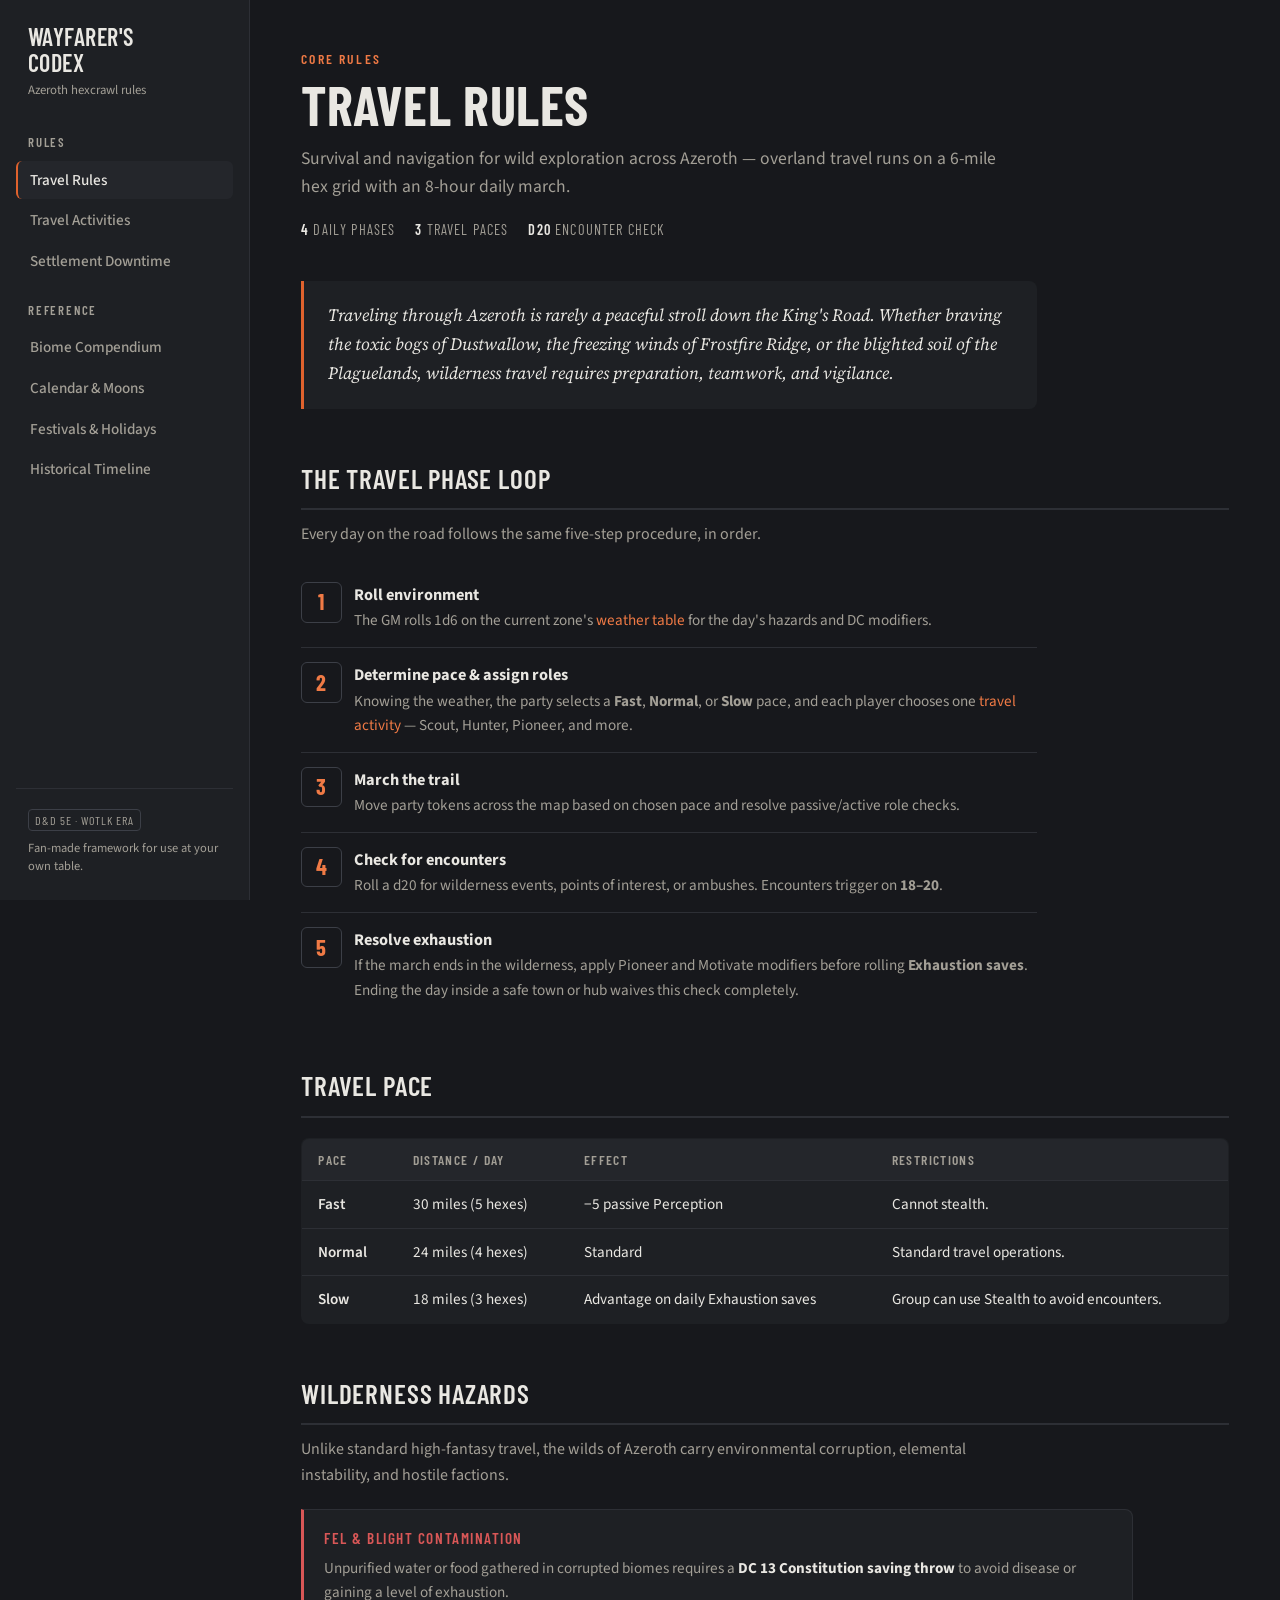
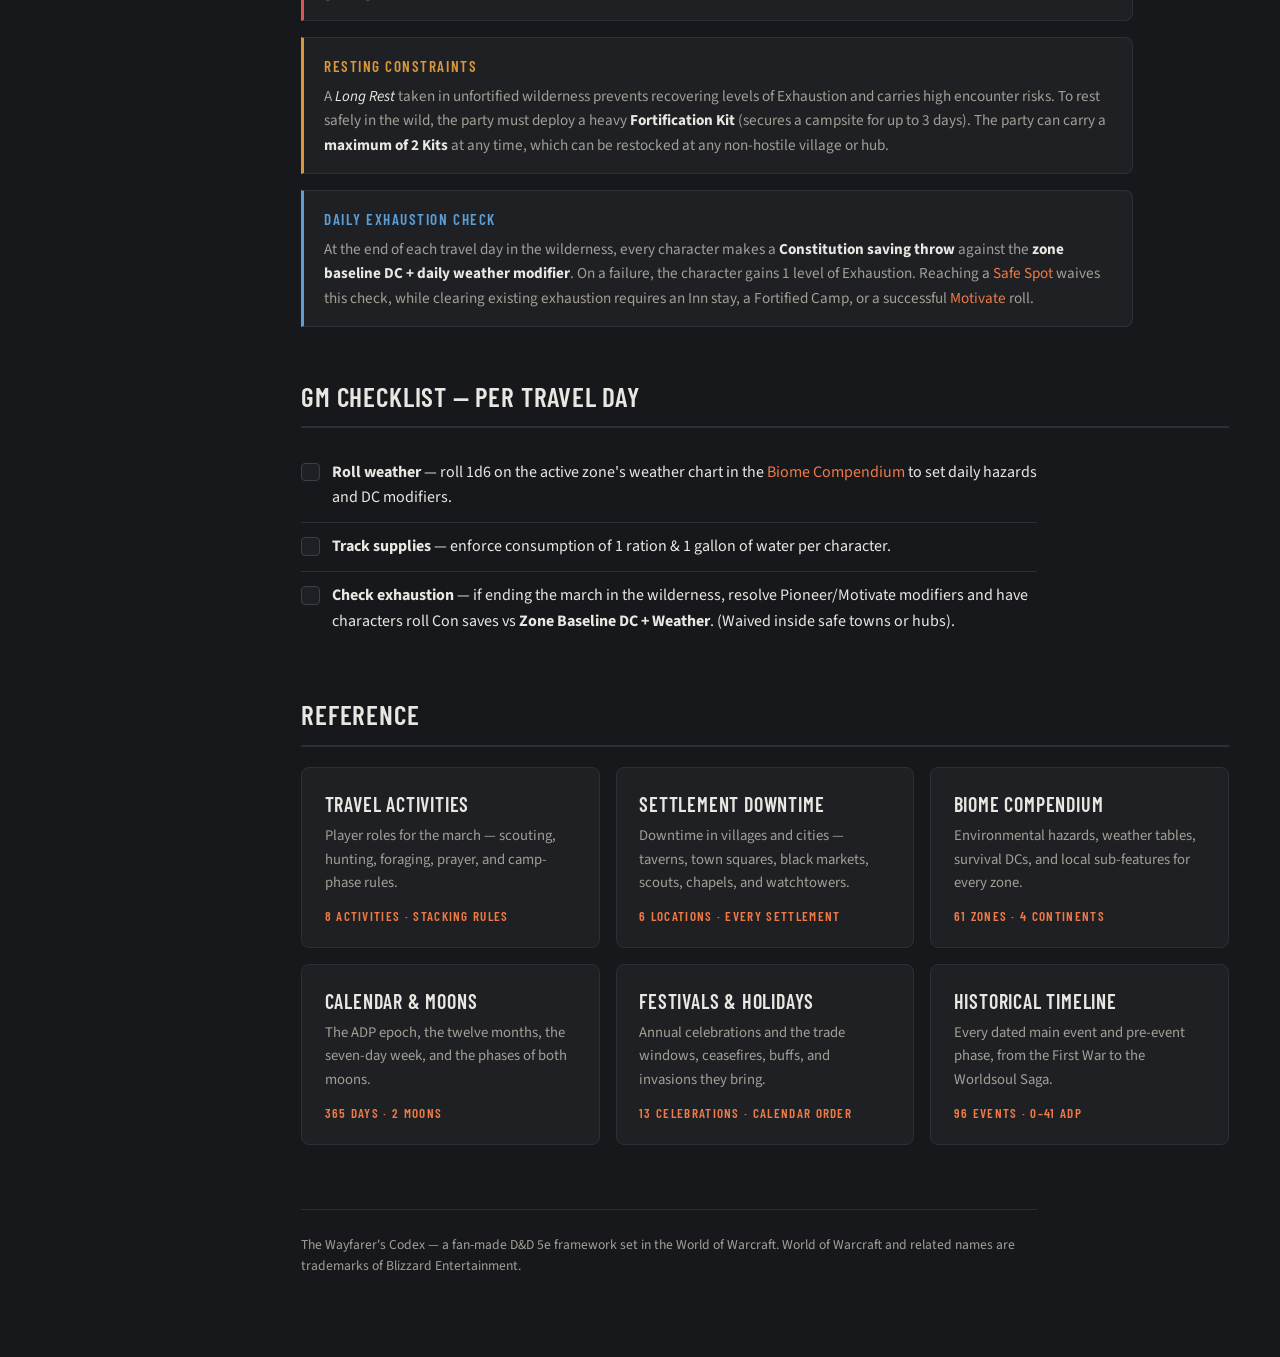
<file: index.html>
<!DOCTYPE html>
<html lang="en">
<head>
<meta charset="utf-8">
<meta name="viewport" content="width=device-width, initial-scale=1">
<title>Travel Rules — The Wayfarer's Codex</title>
<meta name="description" content="Survival and navigation rules for wild exploration across Azeroth — a D&D 5e hexcrawl framework set in the World of Warcraft.">
<link rel="preconnect" href="https://fonts.googleapis.com">
<link rel="preconnect" href="https://fonts.gstatic.com" crossorigin>
<link href="https://fonts.googleapis.com/css2?family=Barlow+Condensed:wght@500;600;700&family=Source+Sans+3:ital,wght@0,400;0,600;1,400&family=Source+Serif+4:ital@0;1&display=swap" rel="stylesheet">
<link rel="stylesheet" href="css/style.css">
<link rel="icon" href="data:image/svg+xml,%3Csvg xmlns='http://www.w3.org/2000/svg' viewBox='0 0 32 32'%3E%3Cpolygon points='16,2 29,9.5 29,22.5 16,30 3,22.5 3,9.5' fill='%23e0622d'/%3E%3Ctext x='16' y='21' font-size='12' font-family='Arial' font-weight='bold' fill='%23fff' text-anchor='middle'%3E20%3C/text%3E%3C/svg%3E">
</head>
<body>
<!-- Content lives in content/travel-rules.yml — see docs/editing.md -->
<div class="app">
  <aside class="sidebar"></aside>
  <main class="content">
    <header class="page-head"></header>
    <blockquote class="read-aloud" id="intro"></blockquote>
    <section class="rule-section" id="loop" aria-labelledby="loop-title"></section>
    <section class="rule-section" id="pace" aria-labelledby="pace-title"></section>
    <section class="rule-section" id="danger" aria-labelledby="danger-title"></section>
    <section class="rule-section" id="gm" aria-labelledby="gm-title"></section>
    <section class="rule-section" id="gateway" aria-labelledby="gateway-title"></section>
    <footer class="site-footer"></footer>
  </main>
</div>
<script src="vendor/js-yaml.min.js"></script>
<script src="js/codex.js"></script>
<script src="js/schemas.js"></script>
<script src="js/page-travel-rules.js"></script>
</body>
</html>
</file>
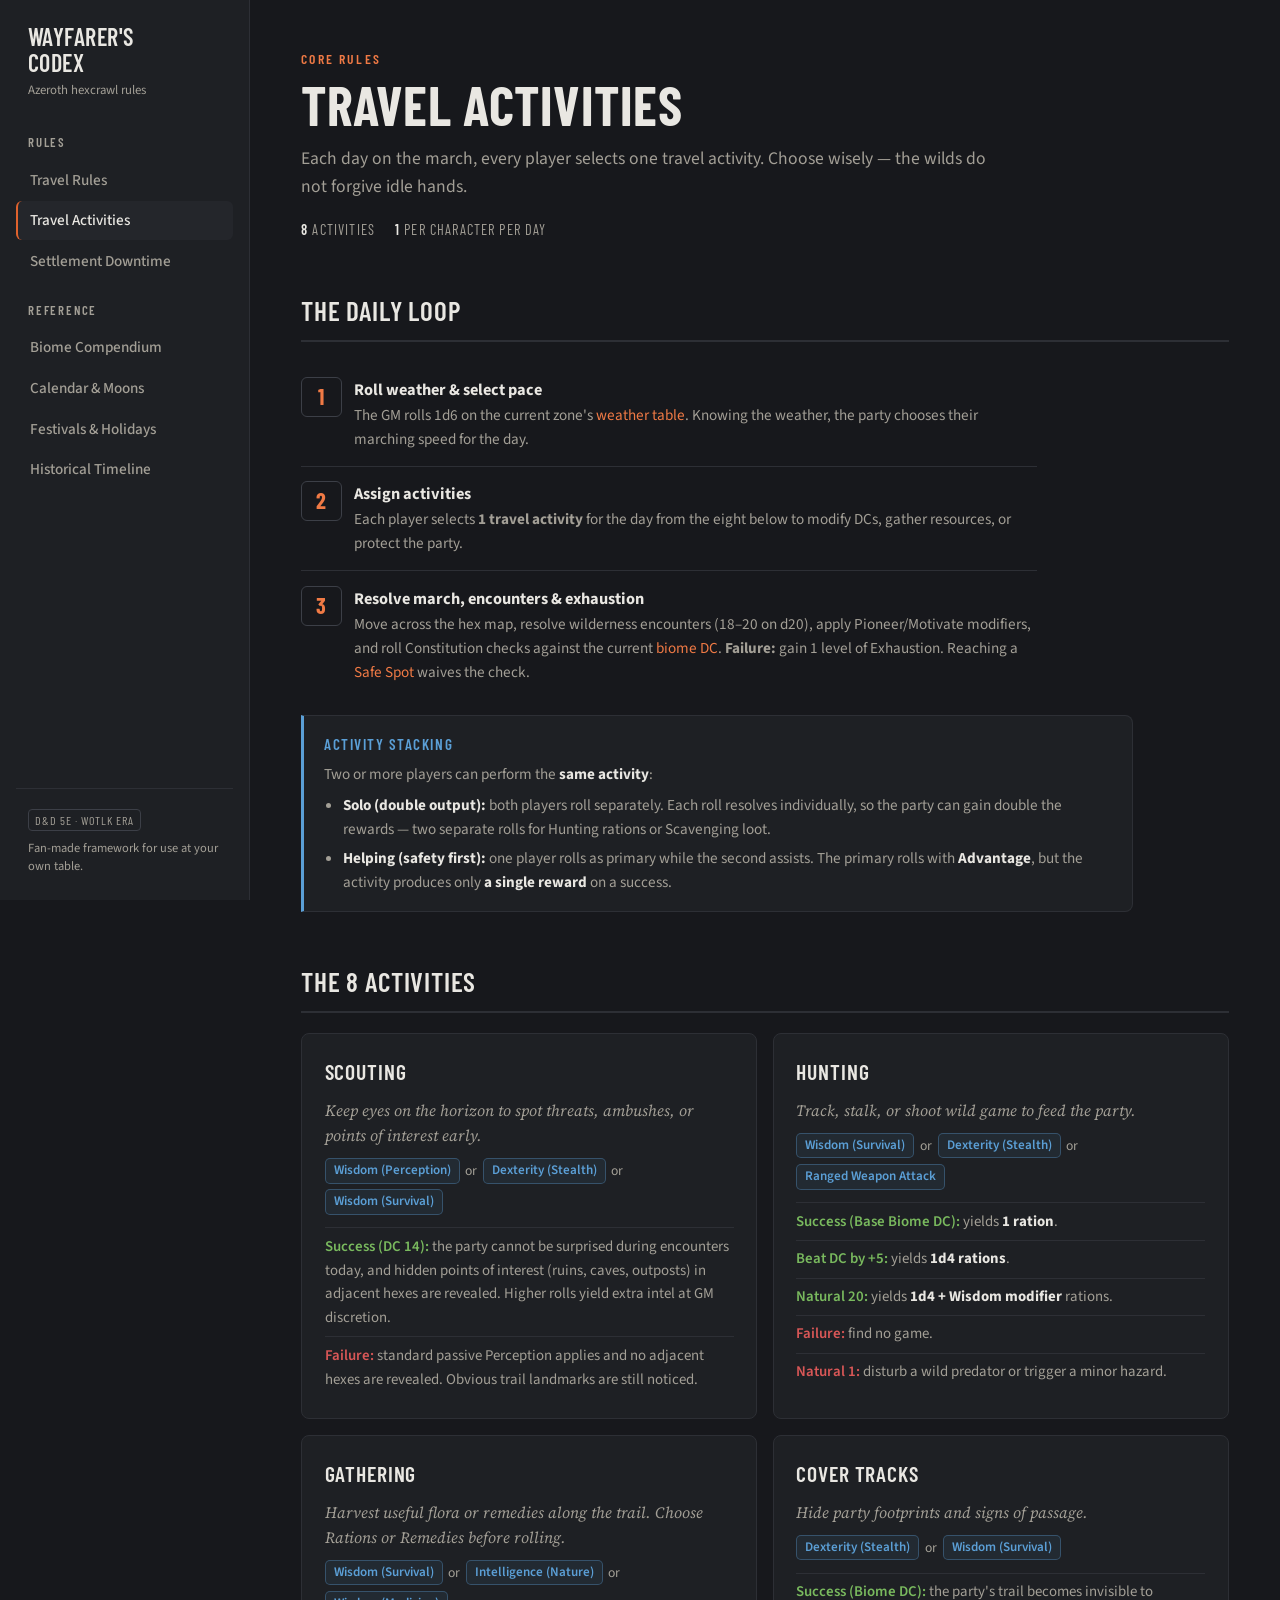
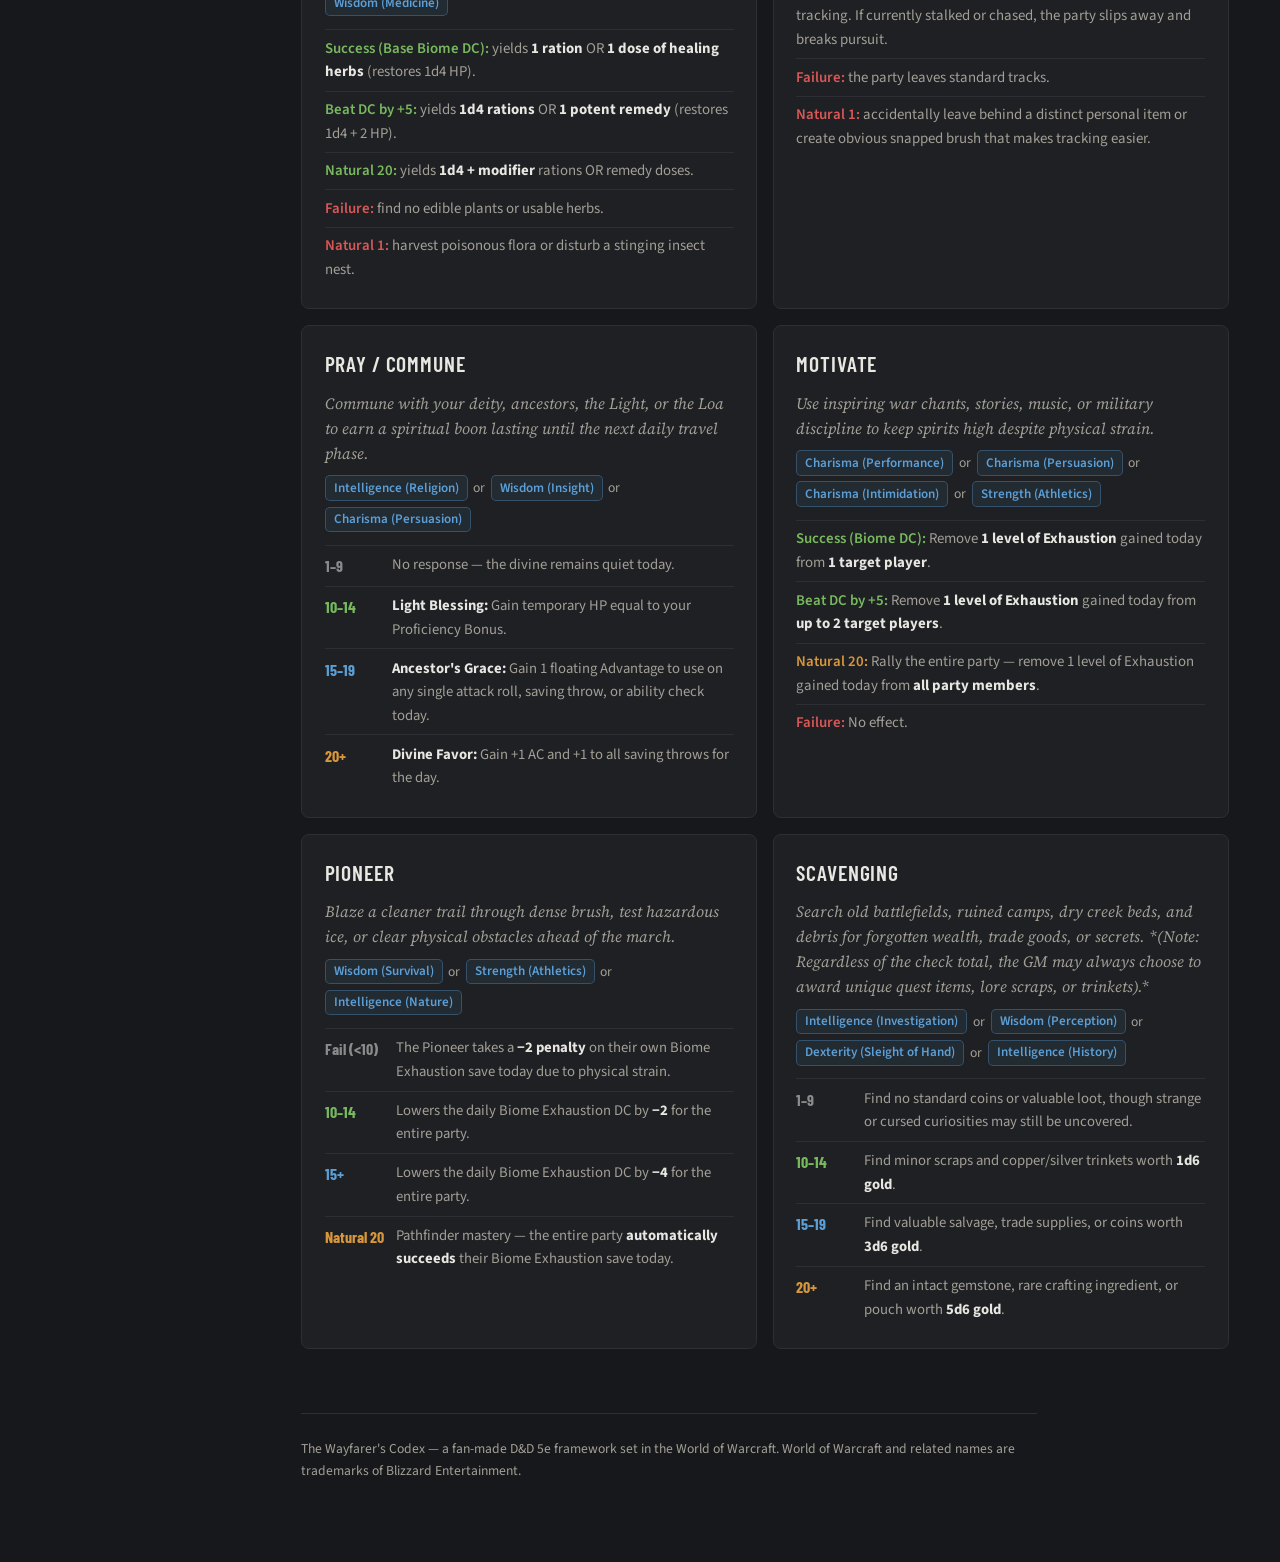
<file: activities.html>
<!DOCTYPE html>
<html lang="en">
<head>
<meta charset="utf-8">
<meta name="viewport" content="width=device-width, initial-scale=1">
<title>Travel Activities — The Wayfarer's Codex</title>
<meta name="description" content="The 8 daily travel activities for the Warcraft D&D 5e hexcrawl — scouting, hunting, gathering, and more.">
<link rel="preconnect" href="https://fonts.googleapis.com">
<link rel="preconnect" href="https://fonts.gstatic.com" crossorigin>
<link href="https://fonts.googleapis.com/css2?family=Barlow+Condensed:wght@500;600;700&family=Source+Sans+3:ital,wght@0,400;0,600;1,400&family=Source+Serif+4:ital@0;1&display=swap" rel="stylesheet">
<link rel="stylesheet" href="css/style.css">
<link rel="icon" href="data:image/svg+xml,%3Csvg xmlns='http://www.w3.org/2000/svg' viewBox='0 0 32 32'%3E%3Cpolygon points='16,2 29,9.5 29,22.5 16,30 3,22.5 3,9.5' fill='%23e0622d'/%3E%3Ctext x='16' y='21' font-size='12' font-family='Arial' font-weight='bold' fill='%23fff' text-anchor='middle'%3E20%3C/text%3E%3C/svg%3E">
</head>
<body>
<!-- Content lives in content/activities.yml — see docs/editing.md -->
<div class="app">
  <aside class="sidebar"></aside>
  <main class="content">
    <header class="page-head"></header>
    <section class="rule-section" id="loop" aria-labelledby="loop-title"></section>
    <section class="rule-section" id="acts" aria-labelledby="acts-title"></section>
    <footer class="site-footer"></footer>
  </main>
</div>
<script src="vendor/js-yaml.min.js"></script>
<script src="js/codex.js"></script>
<script src="js/schemas.js"></script>
<script src="js/page-activities.js"></script>
</body>
</html>
</file>
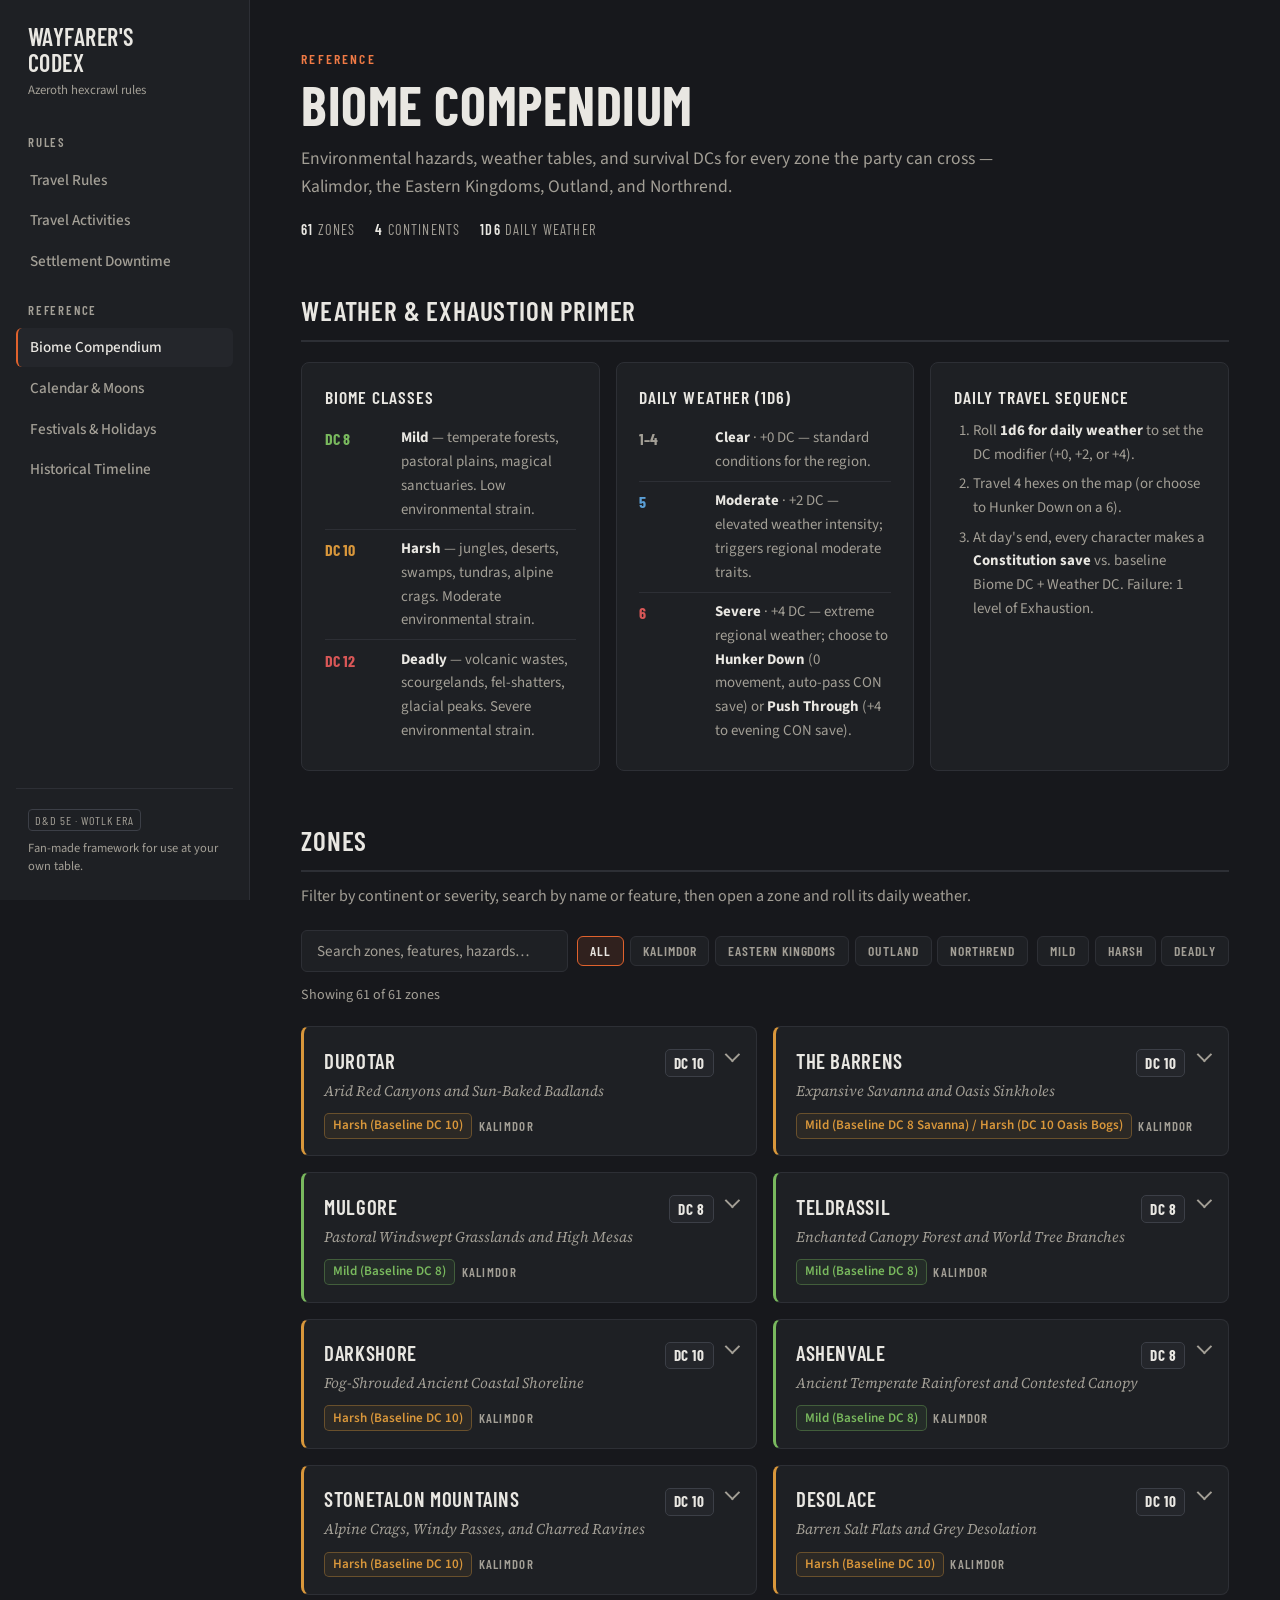
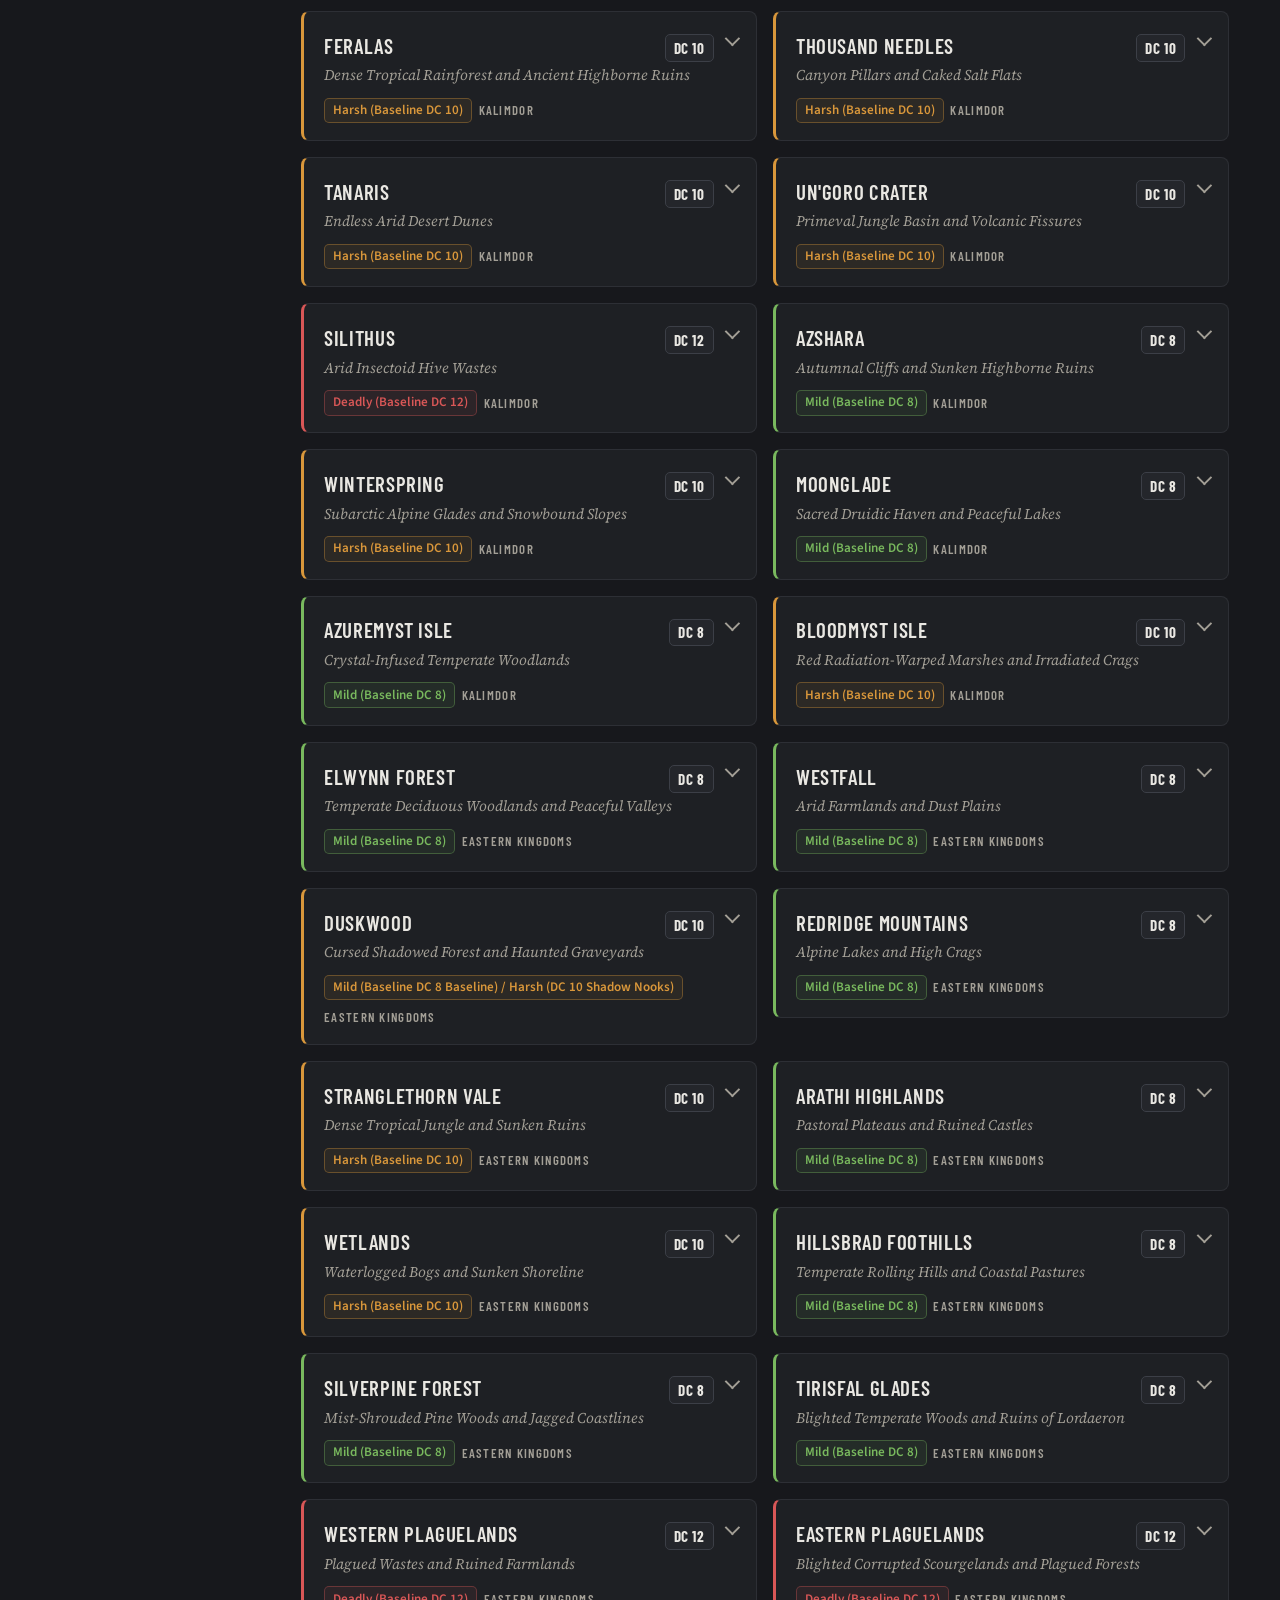
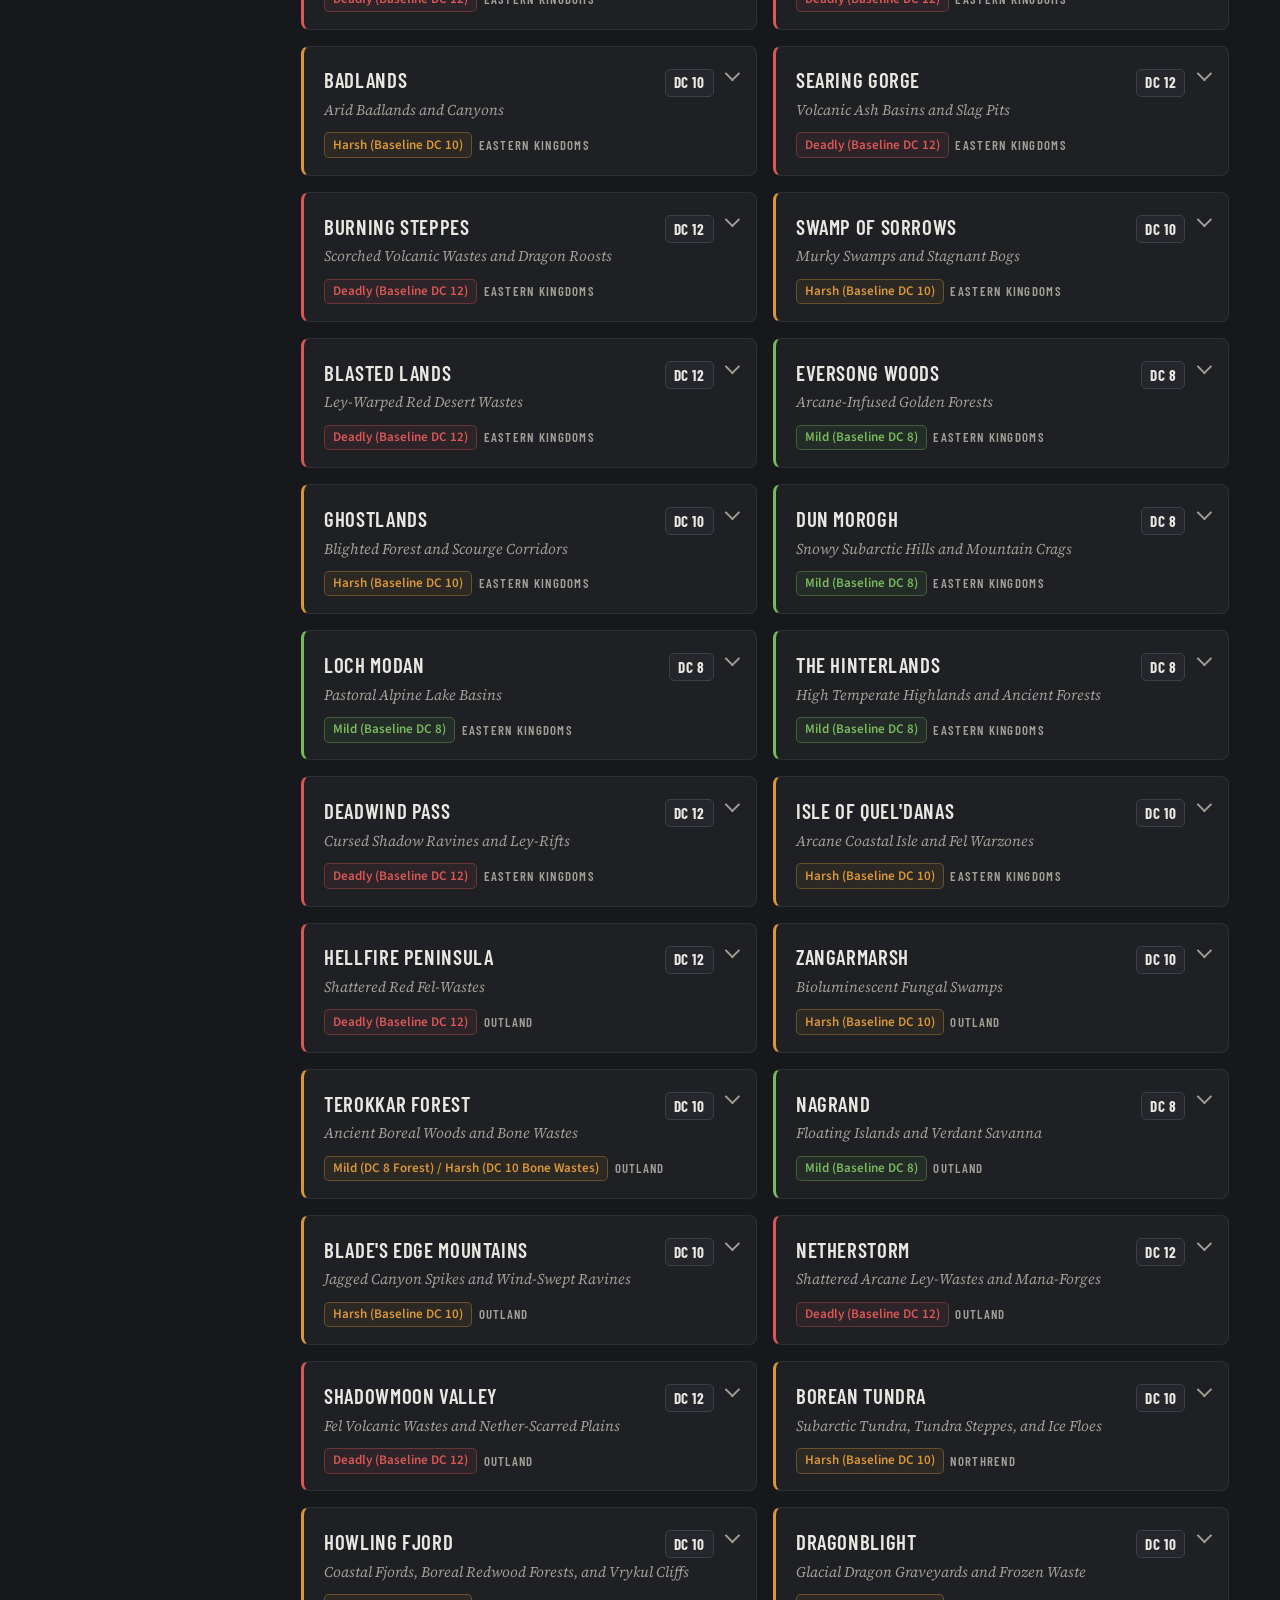
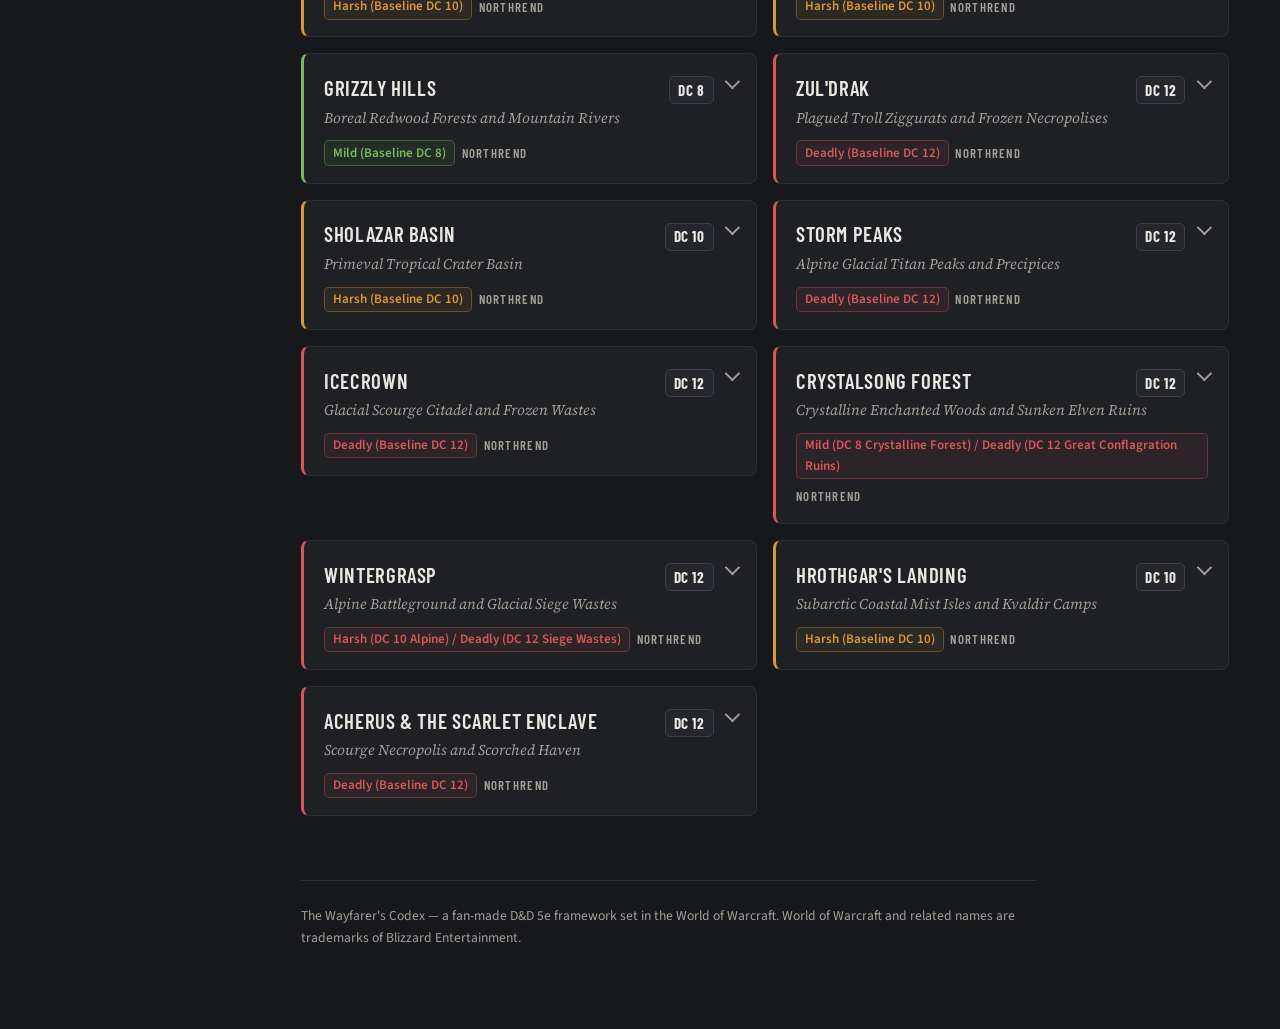
<file: biomes.html>
<!DOCTYPE html>
<html lang="en">
<head>
<meta charset="utf-8">
<meta name="viewport" content="width=device-width, initial-scale=1">
<title>Biome Compendium — The Wayfarer's Codex</title>
<meta name="description" content="Environmental hazards, weather tables, and survival DCs for 61 zones across Kalimdor, the Eastern Kingdoms, Outland, and Northrend.">
<link rel="preconnect" href="https://fonts.googleapis.com">
<link rel="preconnect" href="https://fonts.gstatic.com" crossorigin>
<link href="https://fonts.googleapis.com/css2?family=Barlow+Condensed:wght@500;600;700&family=Source+Sans+3:ital,wght@0,400;0,600;1,400&family=Source+Serif+4:ital@0;1&display=swap" rel="stylesheet">
<link rel="stylesheet" href="css/style.css">
<link rel="icon" href="data:image/svg+xml,%3Csvg xmlns='http://www.w3.org/2000/svg' viewBox='0 0 32 32'%3E%3Cpolygon points='16,2 29,9.5 29,22.5 16,30 3,22.5 3,9.5' fill='%23e0622d'/%3E%3Ctext x='16' y='21' font-size='12' font-family='Arial' font-weight='bold' fill='%23fff' text-anchor='middle'%3E20%3C/text%3E%3C/svg%3E">
</head>
<body>
<!-- Content lives in content/biomes.yml — see docs/editing.md -->
<div class="app">
  <aside class="sidebar"></aside>
  <main class="content">
    <header class="page-head"></header>
    <section class="rule-section" id="primer" aria-labelledby="primer-title"></section>
    <section class="rule-section" id="zones" aria-labelledby="zones-title"></section>
    <footer class="site-footer"></footer>
  </main>
</div>
<script src="vendor/js-yaml.min.js"></script>
<script src="js/codex.js"></script>
<script src="js/schemas.js"></script>
<script src="js/page-biomes.js"></script>
</body>
</html>
</file>
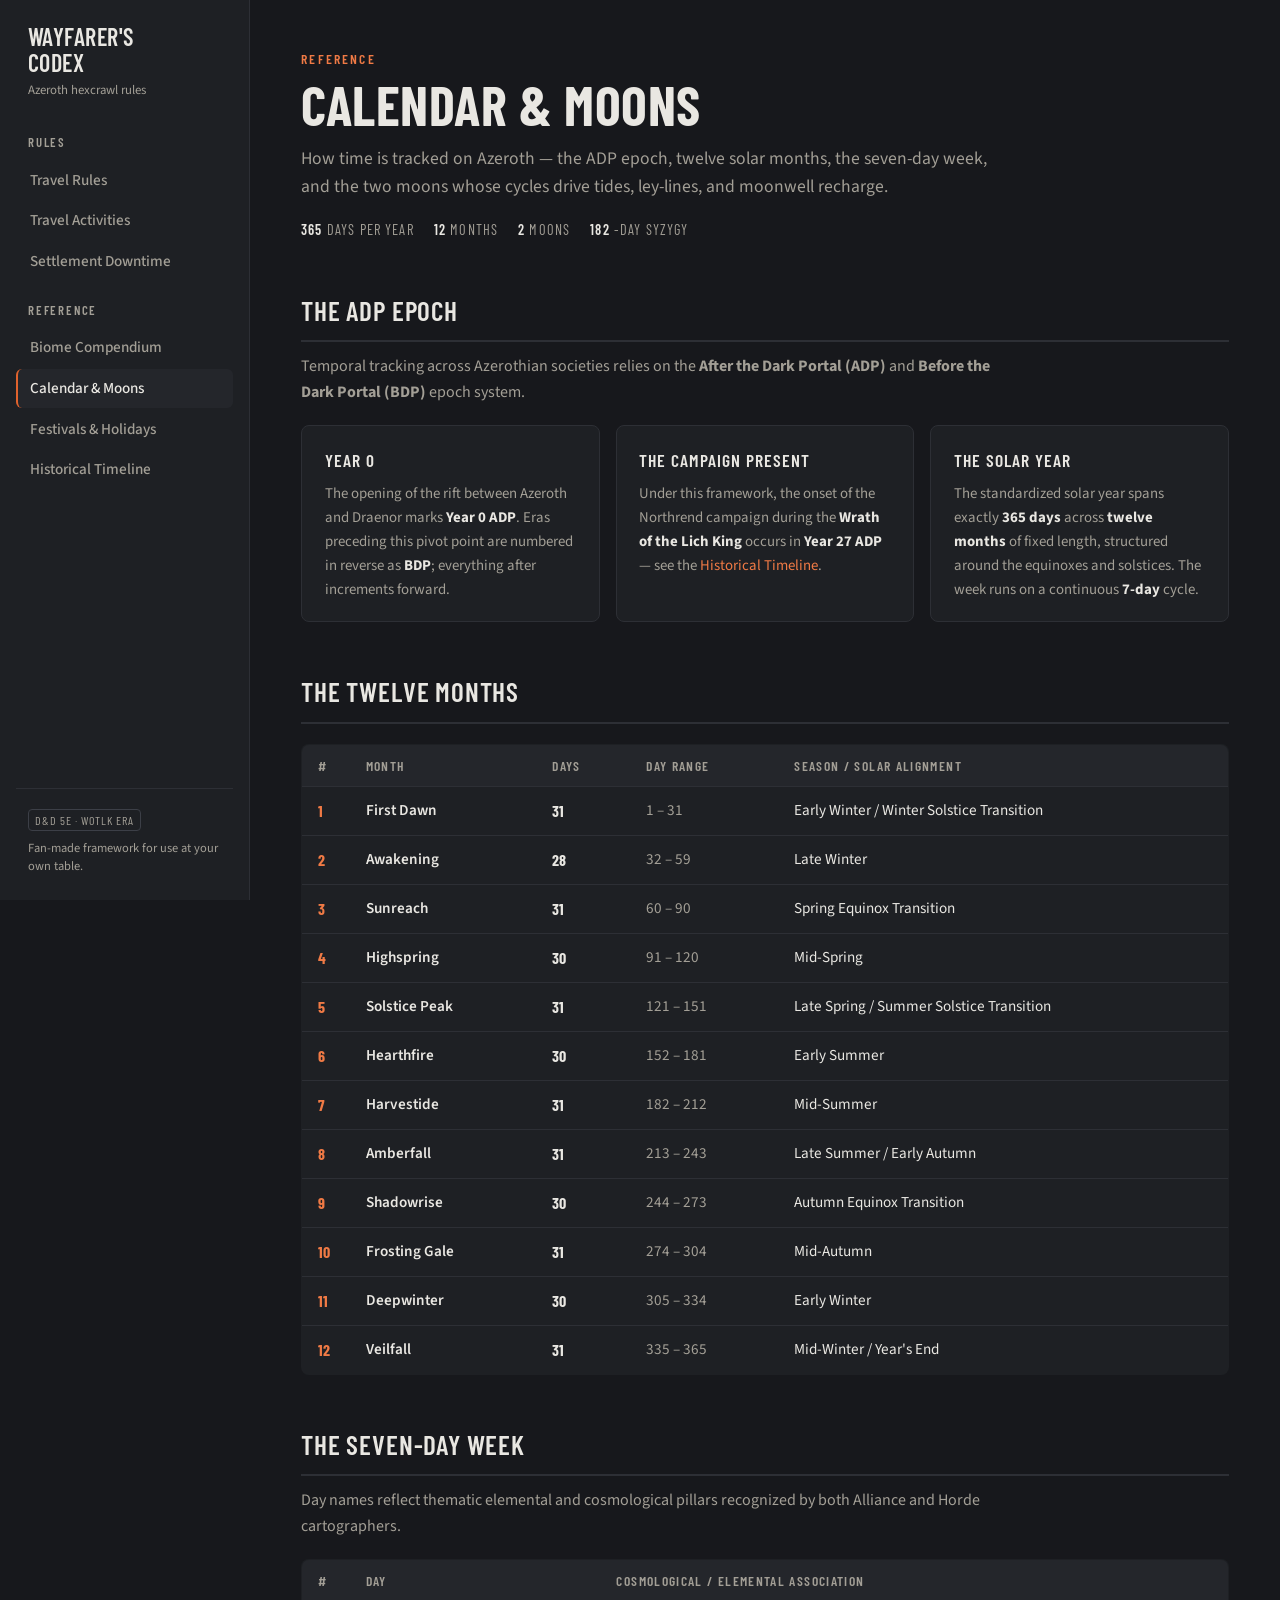
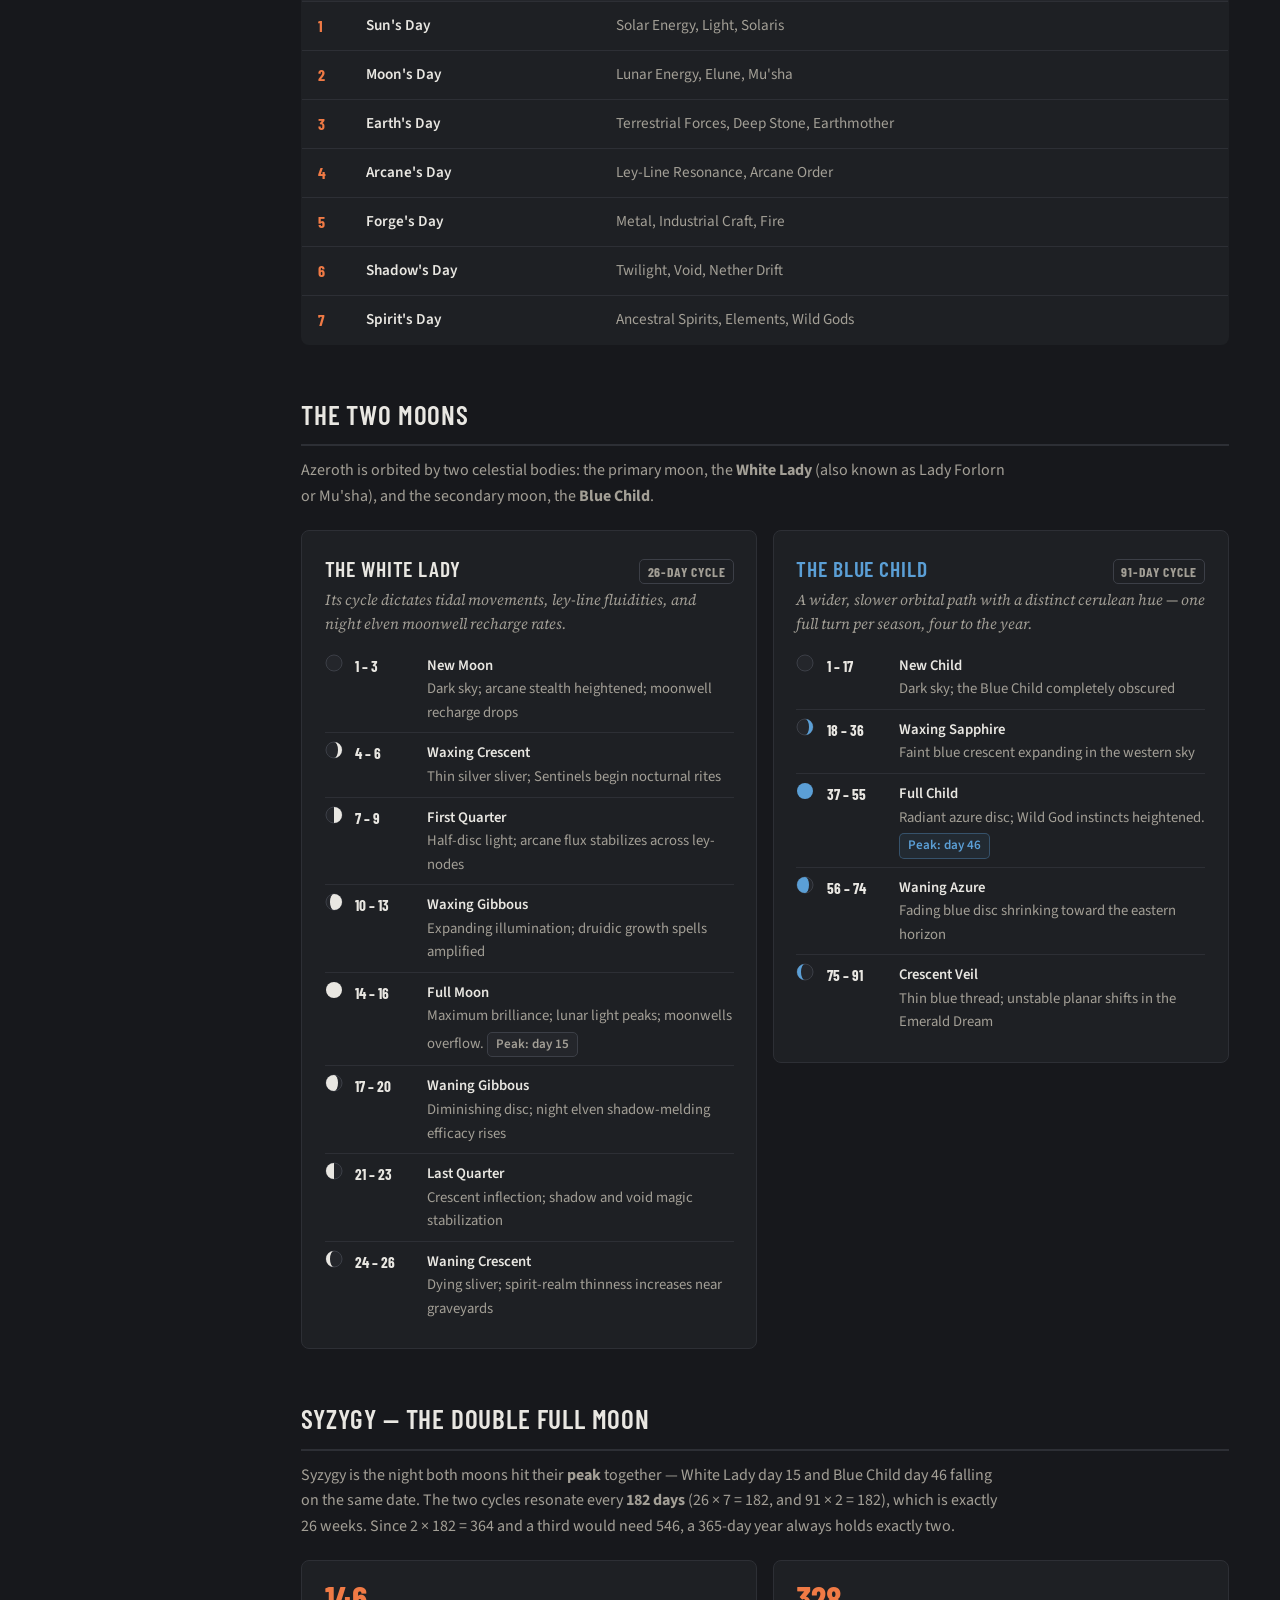
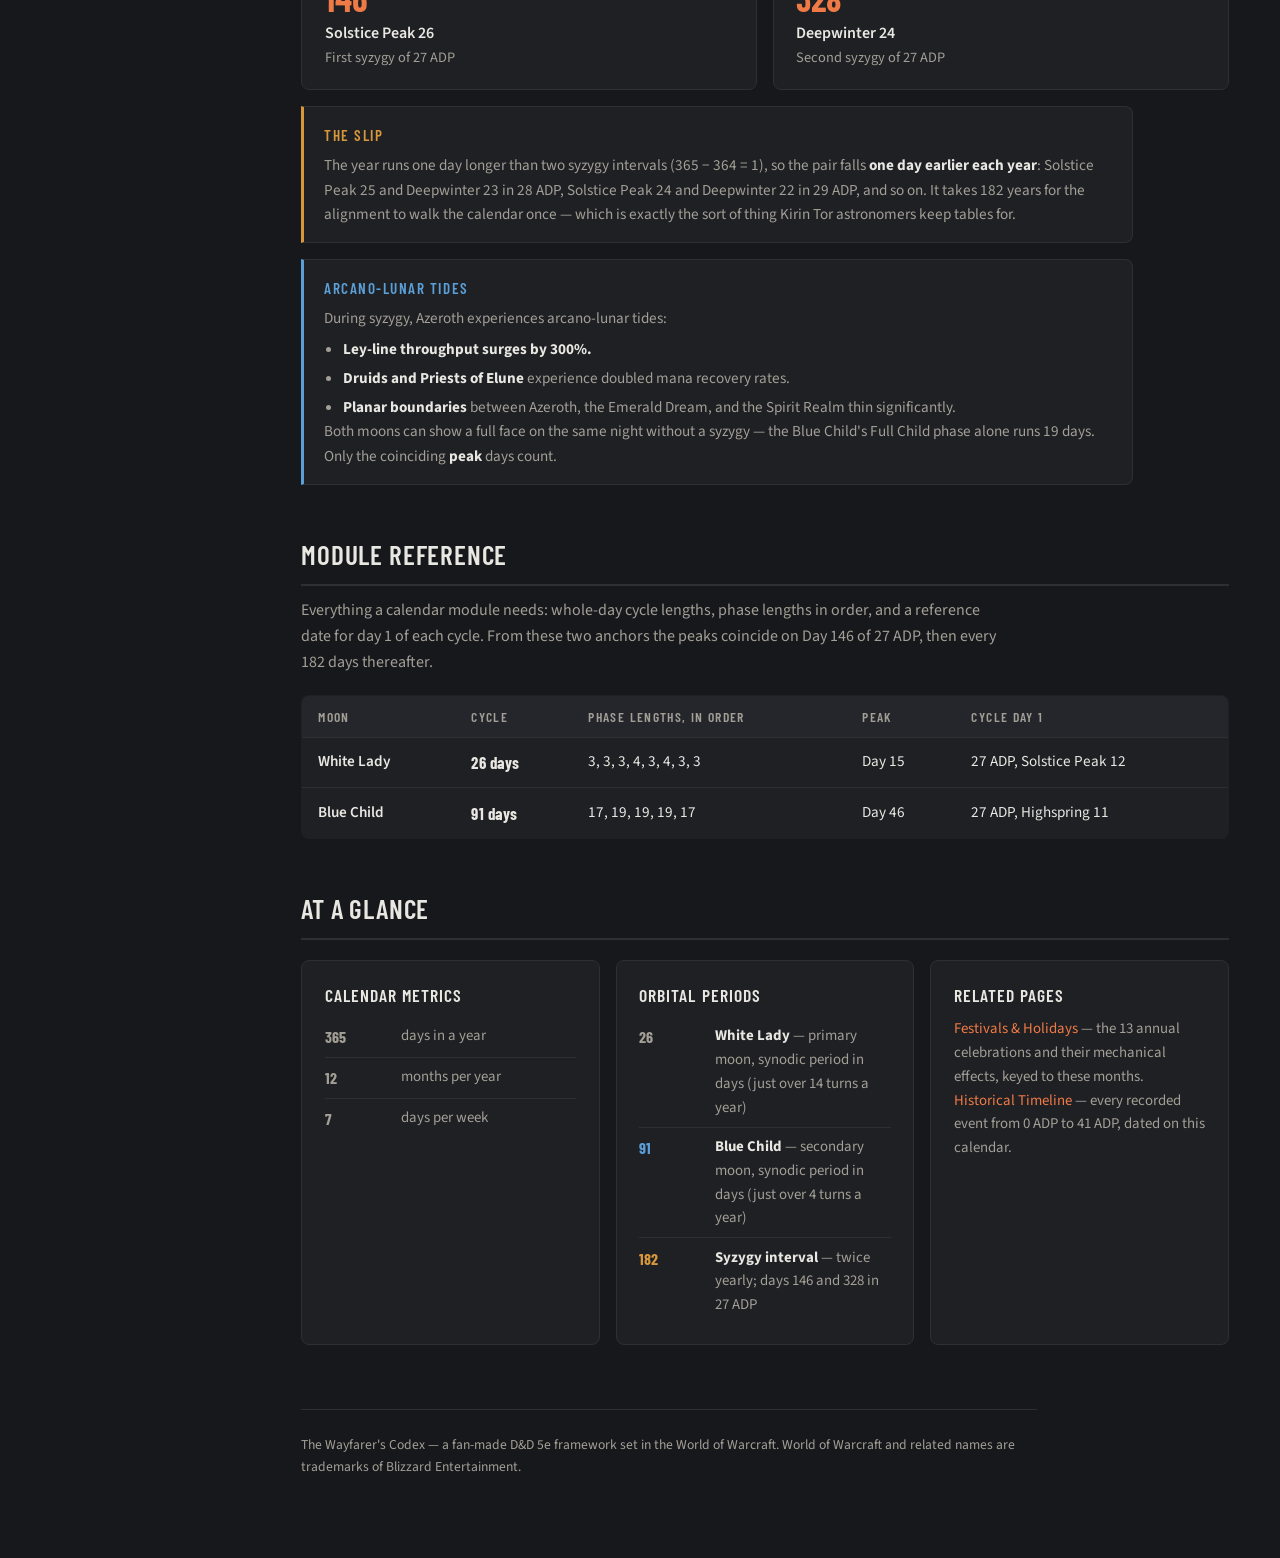
<file: calendar.html>
<!DOCTYPE html>
<html lang="en">
<head>
<meta charset="utf-8">
<meta name="viewport" content="width=device-width, initial-scale=1">
<title>Calendar &amp; Moons — The Wayfarer's Codex</title>
<meta name="description" content="The Azerothian calendar for D&D 5e play — the ADP epoch, 12 solar months, the 7-day week, and the phases of the White Lady and the Blue Child.">
<link rel="preconnect" href="https://fonts.googleapis.com">
<link rel="preconnect" href="https://fonts.gstatic.com" crossorigin>
<link href="https://fonts.googleapis.com/css2?family=Barlow+Condensed:wght@500;600;700&family=Source+Sans+3:ital,wght@0,400;0,600;1,400&family=Source+Serif+4:ital@0;1&display=swap" rel="stylesheet">
<link rel="stylesheet" href="css/style.css">
<link rel="icon" href="data:image/svg+xml,%3Csvg xmlns='http://www.w3.org/2000/svg' viewBox='0 0 32 32'%3E%3Cpolygon points='16,2 29,9.5 29,22.5 16,30 3,22.5 3,9.5' fill='%23e0622d'/%3E%3Ctext x='16' y='21' font-size='12' font-family='Arial' font-weight='bold' fill='%23fff' text-anchor='middle'%3E20%3C/text%3E%3C/svg%3E">
</head>
<body>
<!-- Content lives in content/calendar.yml — see docs/editing.md -->
<div class="app">
  <aside class="sidebar"></aside>
  <main class="content">
    <header class="page-head"></header>
    <section class="rule-section" id="epoch" aria-labelledby="epoch-title"></section>
    <section class="rule-section" id="months" aria-labelledby="months-title"></section>
    <section class="rule-section" id="week" aria-labelledby="week-title"></section>
    <section class="rule-section" id="moons" aria-labelledby="moons-title"></section>
    <section class="rule-section" id="syzygy" aria-labelledby="syzygy-title"></section>
    <section class="rule-section" id="module" aria-labelledby="module-title"></section>
    <section class="rule-section" id="glance" aria-labelledby="glance-title"></section>
    <footer class="site-footer"></footer>
  </main>
</div>
<script src="vendor/js-yaml.min.js"></script>
<script src="js/codex.js"></script>
<script src="js/schemas.js"></script>
<script src="js/moon-glyphs.js"></script>
<script src="js/page-calendar.js"></script>
</body>
</html>
</file>
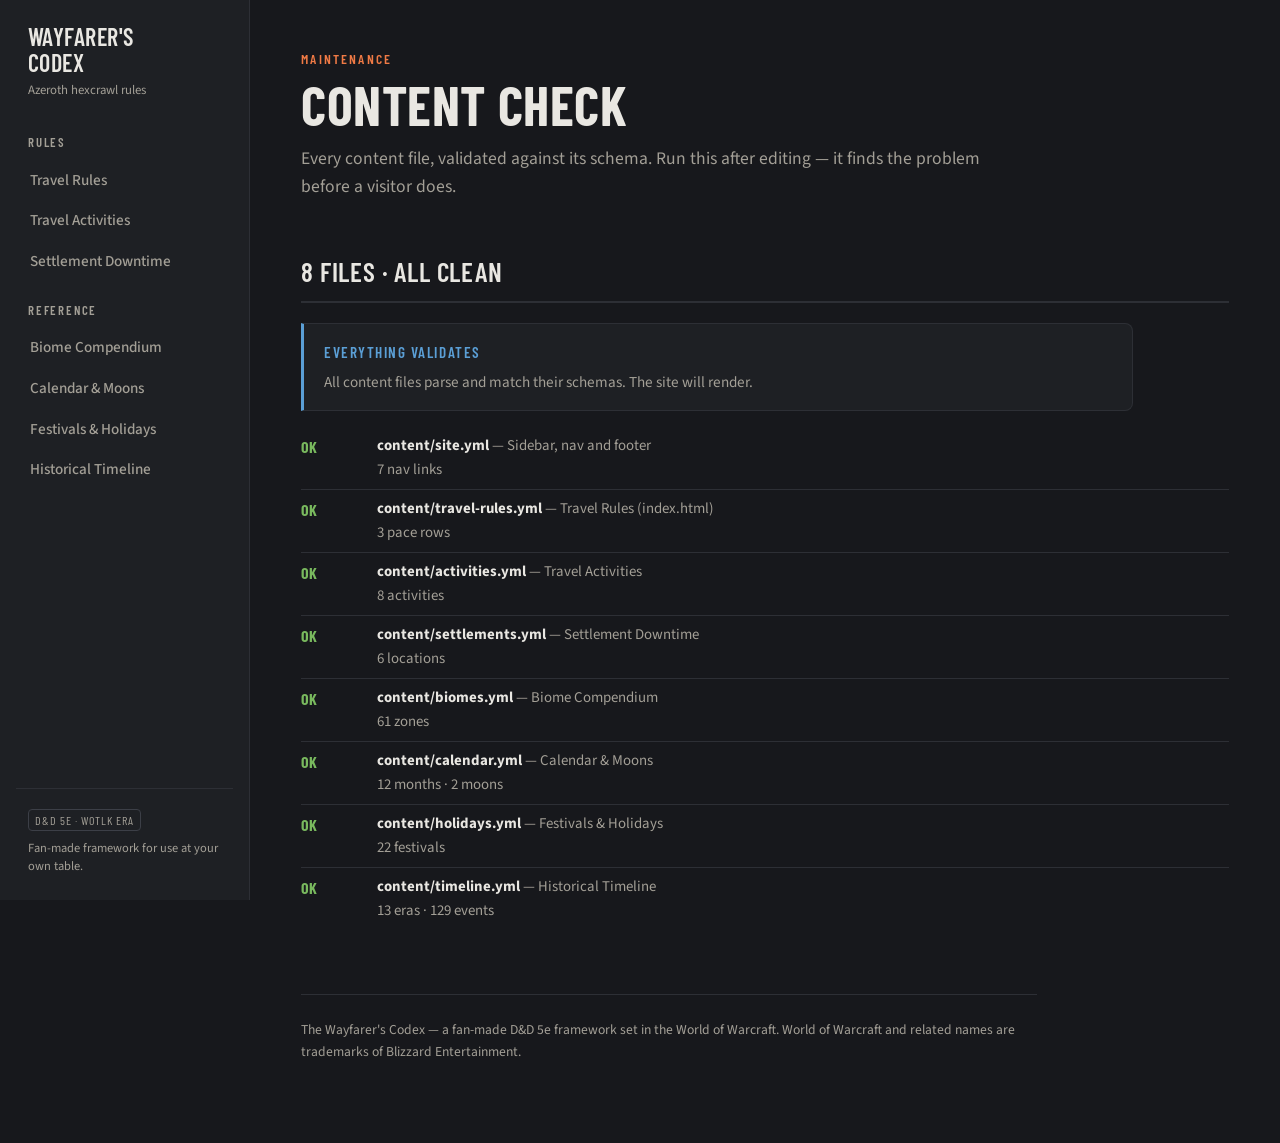
<file: check.html>
<!DOCTYPE html>
<html lang="en">
<head>
<meta charset="utf-8">
<meta name="viewport" content="width=device-width, initial-scale=1">
<title>Content Check — The Wayfarer's Codex</title>
<meta name="description" content="Validates every content file and reports problems in one place.">
<link rel="preconnect" href="https://fonts.googleapis.com">
<link rel="preconnect" href="https://fonts.gstatic.com" crossorigin>
<link href="https://fonts.googleapis.com/css2?family=Barlow+Condensed:wght@500;600;700&family=Source+Sans+3:ital,wght@0,400;0,600;1,400&family=Source+Serif+4:ital@0;1&display=swap" rel="stylesheet">
<link rel="stylesheet" href="css/style.css">
<link rel="icon" href="data:image/svg+xml,%3Csvg xmlns='http://www.w3.org/2000/svg' viewBox='0 0 32 32'%3E%3Cpolygon points='16,2 29,9.5 29,22.5 16,30 3,22.5 3,9.5' fill='%23e0622d'/%3E%3Ctext x='16' y='21' font-size='12' font-family='Arial' font-weight='bold' fill='%23fff' text-anchor='middle'%3E20%3C/text%3E%3C/svg%3E">
</head>
<body>
<div class="app">
  <aside class="sidebar"></aside>
  <main class="content">
    <header class="page-head"></header>
    <section class="rule-section" id="report"></section>
    <footer class="site-footer"></footer>
  </main>
</div>
<script src="vendor/js-yaml.min.js"></script>
<script src="js/codex.js"></script>
<script src="js/schemas.js"></script>
<script>
/* Content Check — loads every content file, validates it, reports in one place. */
(function () {
  "use strict";
  const { el, load, validate, renderChrome, defRows } = Codex;

  const FILES = [
    ["site", "Sidebar, nav and footer"],
    ["travel-rules", "Travel Rules (index.html)"],
    ["activities", "Travel Activities"],
    ["settlements", "Settlement Downtime"],
    ["biomes", "Biome Compendium"],
    ["calendar", "Calendar & Moons"],
    ["holidays", "Festivals & Holidays"],
    ["timeline", "Historical Timeline"],
  ];

  // A short "what's in here" line per file, so the report doubles as an inventory.
  function summarize(name, data) {
    if (!data || typeof data !== "object") return "";
    const counts = [];
    const add = (n, label) => { if (n) counts.push(`${n} ${label}`); };
    if (name === "site") add((data.nav || []).reduce((n, g) => n + g.links.length, 0), "nav links");
    add((data.festivals || []).length, "festivals");
    add((data.activities || []).length, "activities");
    add((data.locations || []).length, "locations");
    add((data.zones || []).length, "zones");
    add((data.eras || []).length, "eras");
    if (data.eras) add(data.eras.reduce((n, e) => n + e.events.length, 0), "events");
    if (data.months && data.months.rows) add(data.months.rows.length, "months");
    if (data.moons) add((data.moons.list || []).length, "moons");
    if (data.pace) add((data.pace.rows || []).length, "pace rows");
    return counts.join(" · ");
  }

  async function run() {
    let site = null;
    try {
      site = await load("site");
      renderChrome(site);
    } catch (e) {
      /* chrome is best-effort here; the report below says what went wrong */
    }

    document.querySelector("header.page-head").replaceChildren(
      el("p", { class: "kicker", text: "Maintenance" }),
      el("h1", { text: "Content Check" }),
      el("p", {
        class: "summary",
        text: "Every content file, validated against its schema. Run this after editing — it finds the problem before a visitor does.",
      })
    );

    const report = document.getElementById("report");
    const rows = [];
    let totalProblems = 0;

    for (const [name, label] of FILES) {
      let problems, summary = "";
      try {
        const data = await load(name);
        problems = validate(data, SCHEMAS[name], `${name}.yml`);
        summary = summarize(name, data);
      } catch (e) {
        problems = [e.message];
      }
      totalProblems += problems.length;
      rows.push({ name, label, problems, summary });
    }

    report.appendChild(
      el("h2", {
        text: totalProblems
          ? `${FILES.length} files · ${totalProblems} problem${totalProblems === 1 ? "" : "s"}`
          : `${FILES.length} files · all clean`,
      })
    );
    report.appendChild(
      el("div", { class: "callout " + (totalProblems ? "danger" : "info") }, [
        el("h4", { text: totalProblems ? "Needs fixing" : "Everything validates" }),
        el("p", {
          text: totalProblems
            ? "Each problem below names the file, the entry and the field. Fix, save, reload this page."
            : "All content files parse and match their schemas. The site will render.",
        }),
      ])
    );

    report.appendChild(
      el(
        "div",
        { class: "def-rows" },
        rows.map((r) =>
          el("div", { class: "def-row " + (r.problems.length ? "deadly" : "mild") }, [
            el("span", { class: "def-key", text: r.problems.length ? "FAIL" : "OK" }),
            el("span", null, [
              el("strong", { text: `content/${r.name}.yml` }),
              document.createTextNode(` — ${r.label}`),
              r.summary ? el("br") : null,
              r.summary ? el("span", { style: "color:var(--ink-dim)", text: r.summary }) : null,
              r.problems.length
                ? el("ul", { style: "margin:0.4rem 0 0 1.2rem" },
                    r.problems.map((p) => el("li", { text: p })))
                : null,
            ]),
          ])
        )
      )
    );
  }

  if (document.readyState === "loading") {
    document.addEventListener("DOMContentLoaded", run);
  } else {
    run();
  }
})();
</script>
</body>
</html>
</file>
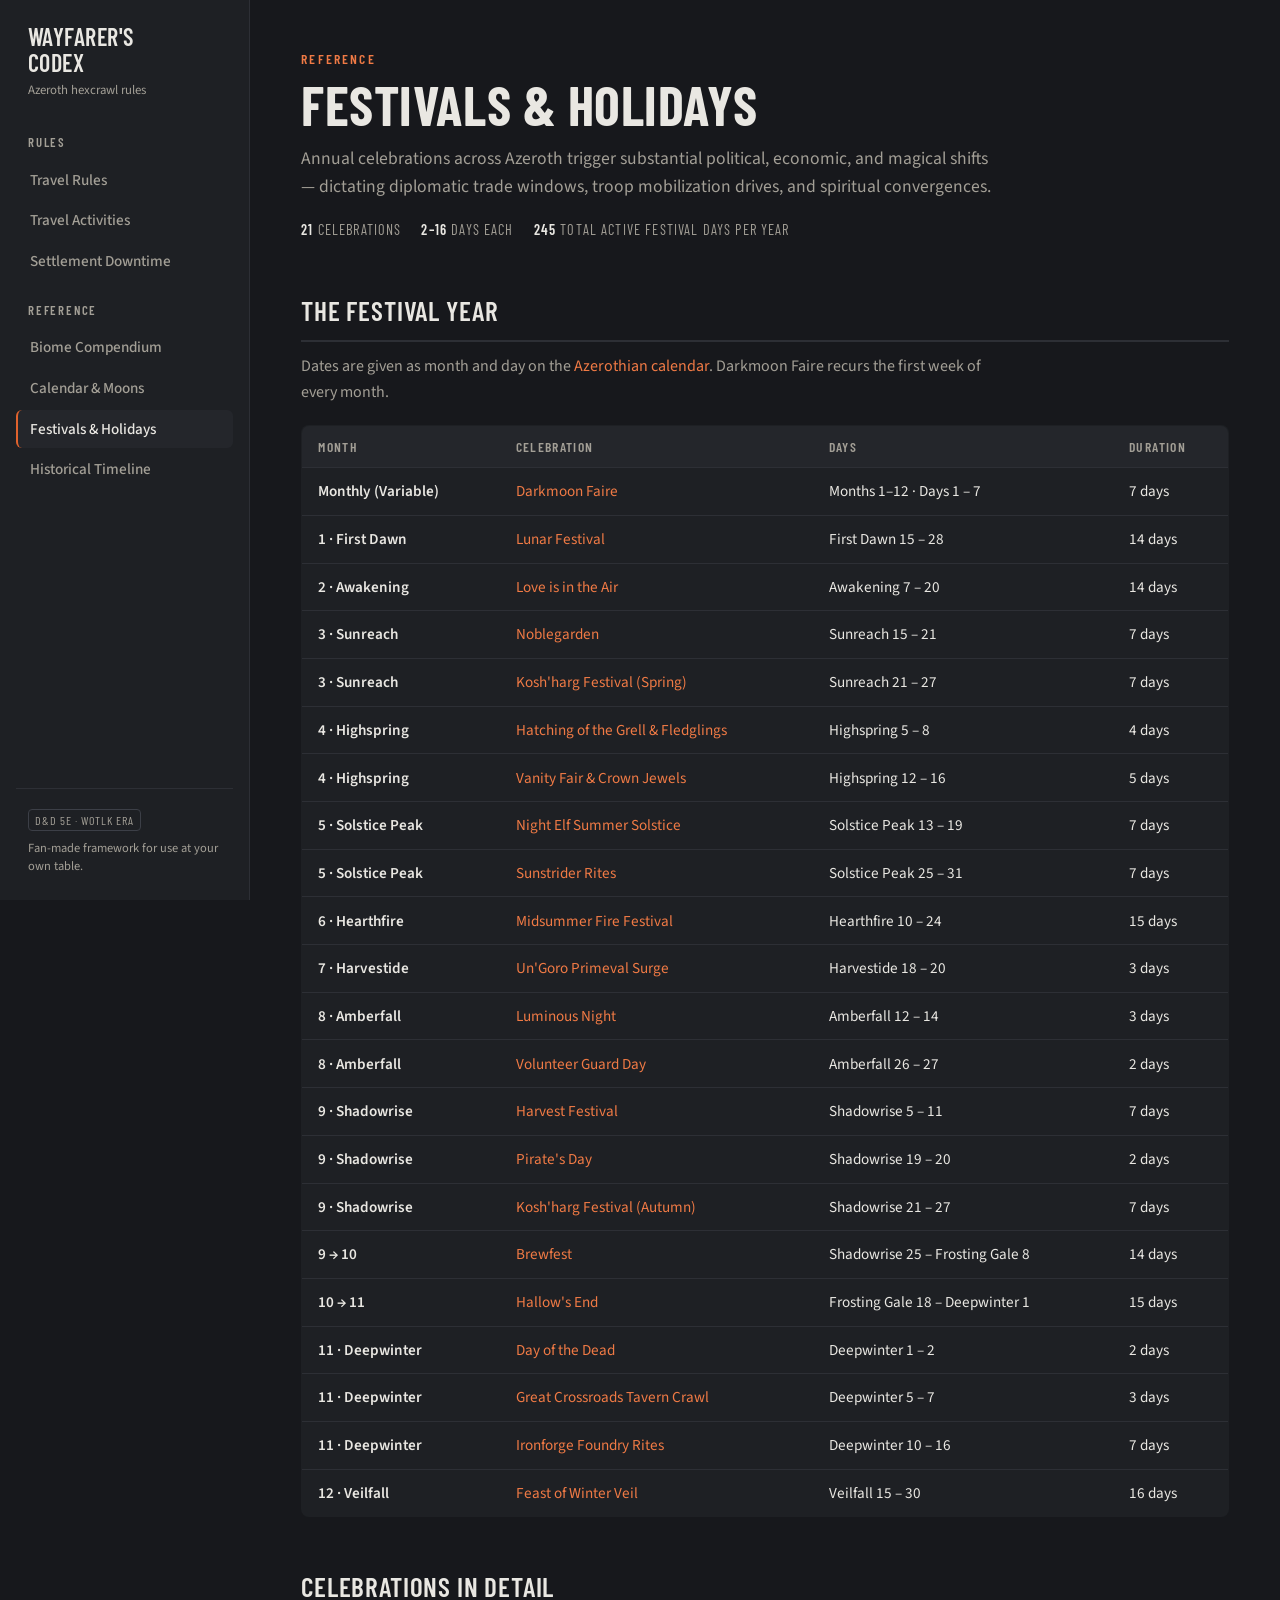
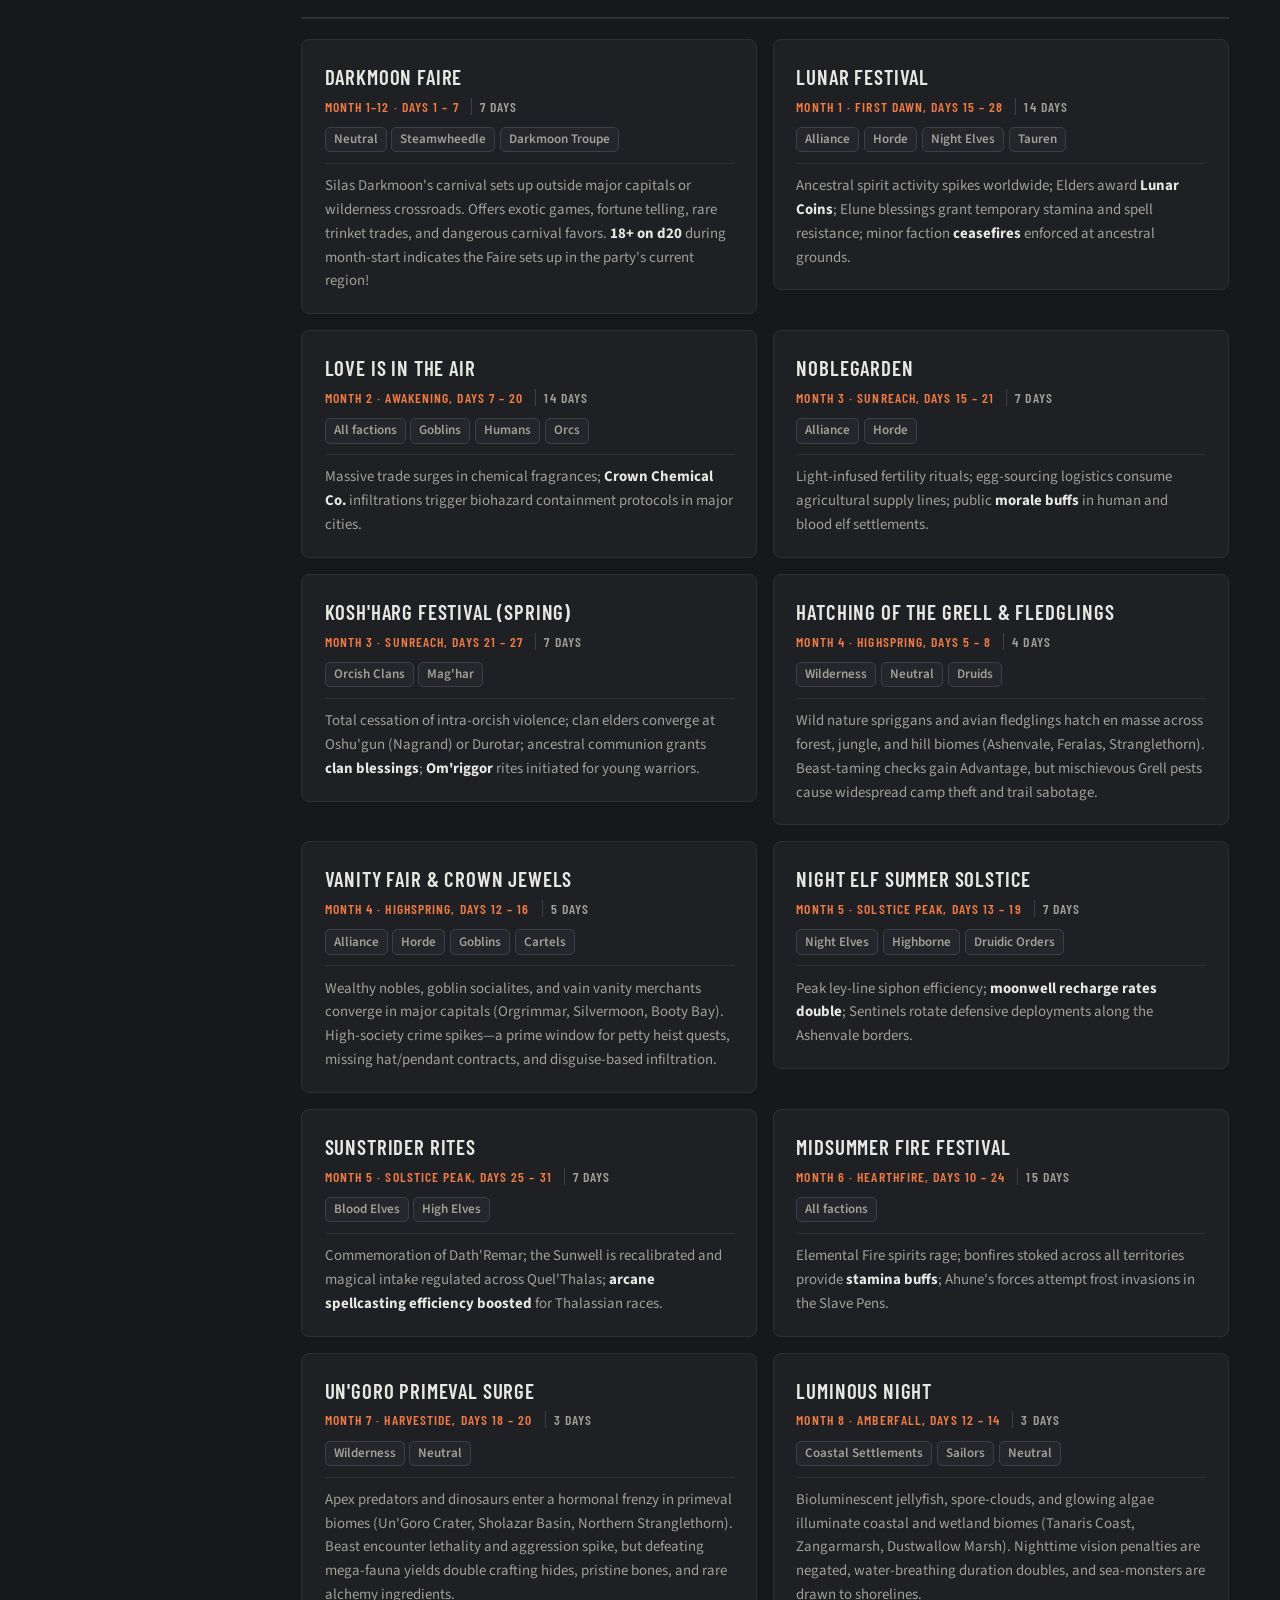
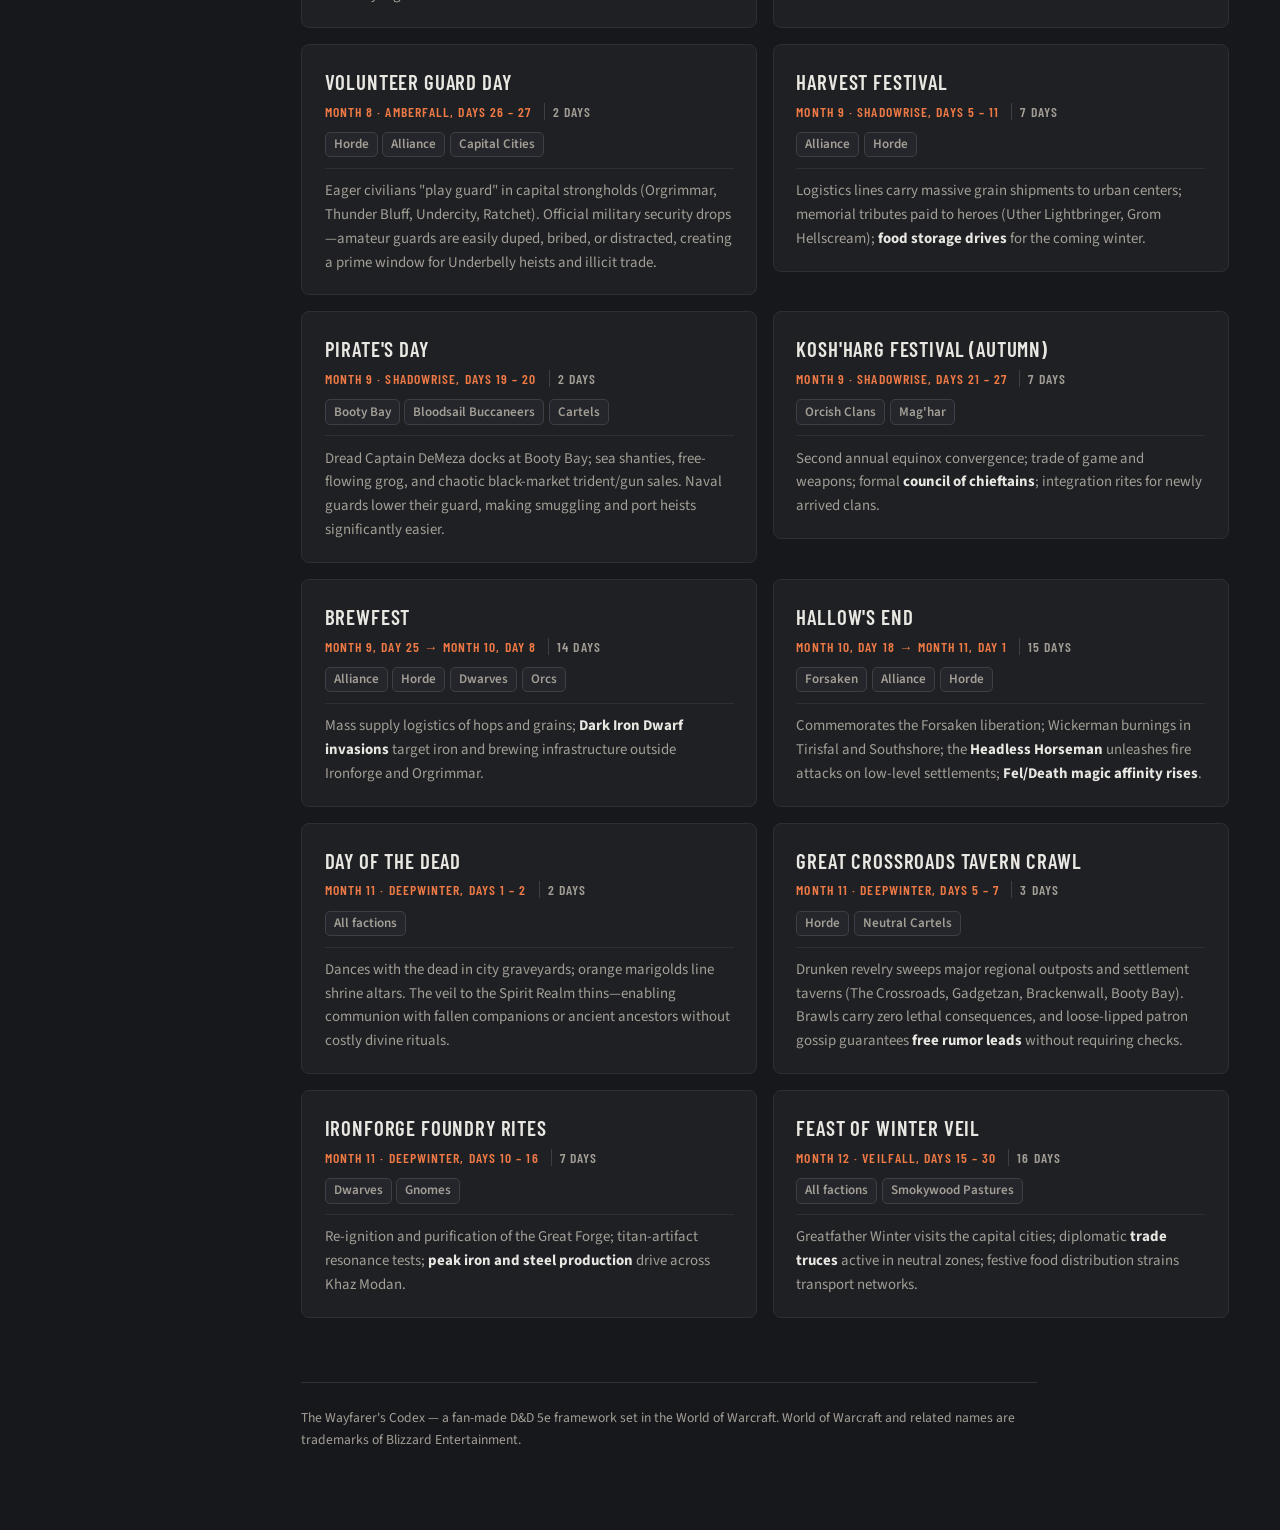
<file: holidays.html>
<!DOCTYPE html>
<html lang="en">
<head>
<meta charset="utf-8">
<meta name="viewport" content="width=device-width, initial-scale=1">
<title>Festivals &amp; Holidays — The Wayfarer's Codex</title>
<meta name="description" content="The 13 annual holidays of Azeroth in calendar order — dates, durations, participating factions, and their political, economic, and magical effects.">
<link rel="preconnect" href="https://fonts.googleapis.com">
<link rel="preconnect" href="https://fonts.gstatic.com" crossorigin>
<link href="https://fonts.googleapis.com/css2?family=Barlow+Condensed:wght@500;600;700&family=Source+Sans+3:ital,wght@0,400;0,600;1,400&family=Source+Serif+4:ital@0;1&display=swap" rel="stylesheet">
<link rel="stylesheet" href="css/style.css">
<link rel="icon" href="data:image/svg+xml,%3Csvg xmlns='http://www.w3.org/2000/svg' viewBox='0 0 32 32'%3E%3Cpolygon points='16,2 29,9.5 29,22.5 16,30 3,22.5 3,9.5' fill='%23e0622d'/%3E%3Ctext x='16' y='21' font-size='12' font-family='Arial' font-weight='bold' fill='%23fff' text-anchor='middle'%3E20%3C/text%3E%3C/svg%3E">
</head>
<body>
<!-- Content lives in content/holidays.yml — see docs/editing.md -->
<div class="app">
  <aside class="sidebar"></aside>
  <main class="content">
    <header class="page-head"></header>
    <section class="rule-section" id="year-table" aria-labelledby="year-title"></section>
    <section class="rule-section" id="detail" aria-labelledby="detail-title"></section>
    <footer class="site-footer"></footer>
  </main>
</div>
<script src="vendor/js-yaml.min.js"></script>
<script src="js/codex.js"></script>
<script src="js/schemas.js"></script>
<script src="js/page-holidays.js"></script>
</body>
</html>
</file>
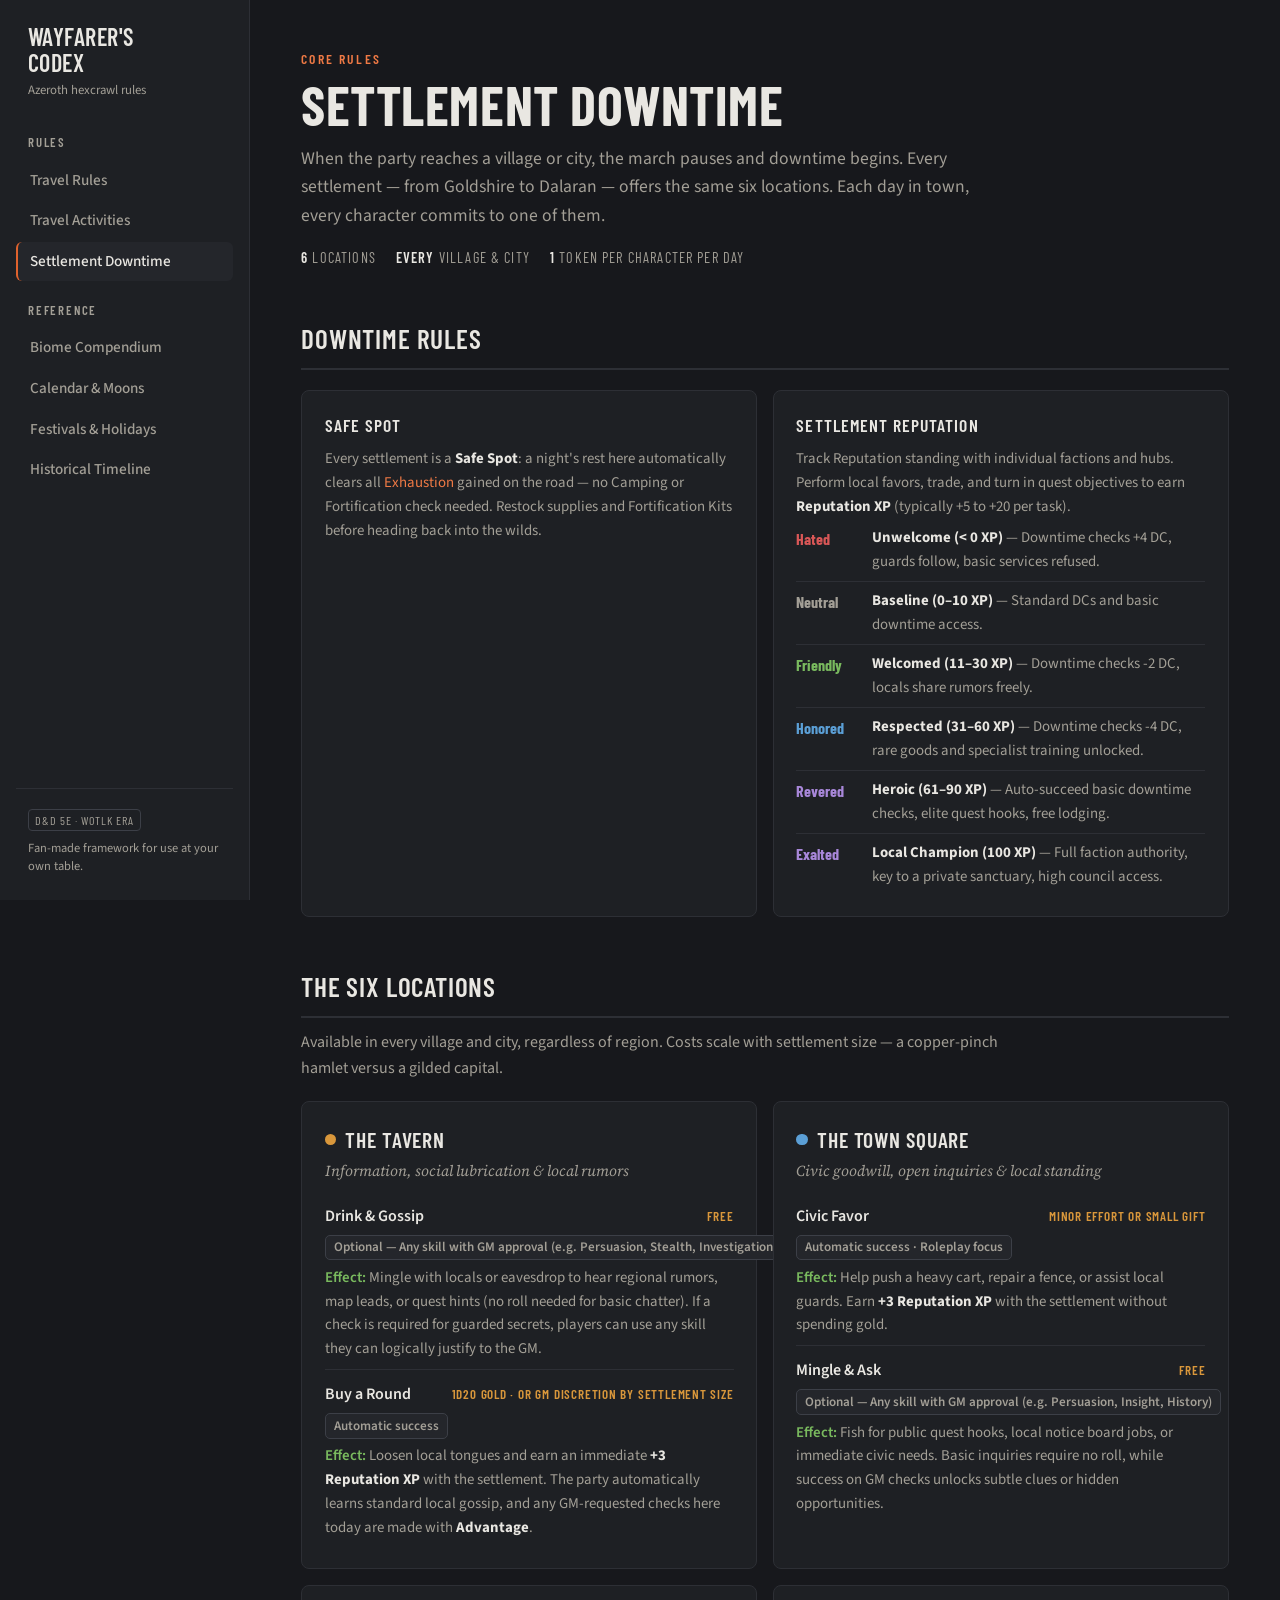
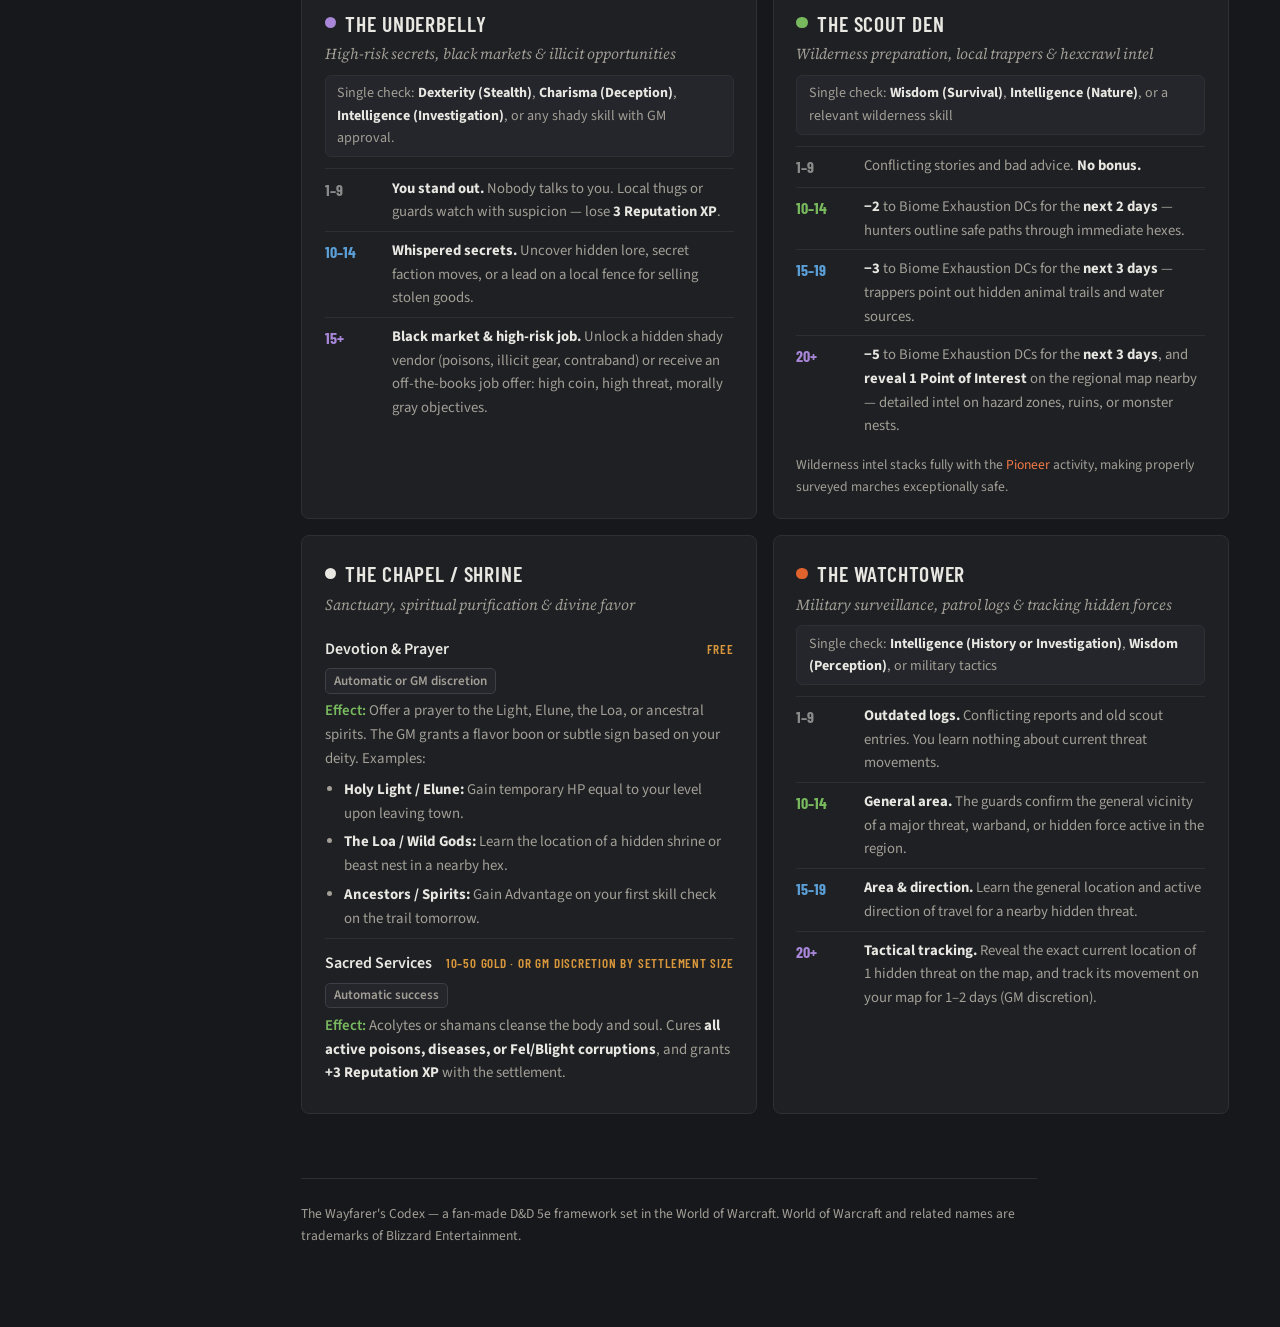
<file: settlements.html>
<!DOCTYPE html>
<html lang="en">
<head>
<meta charset="utf-8">
<meta name="viewport" content="width=device-width, initial-scale=1">
<title>Settlement Downtime — The Wayfarer's Codex</title>
<meta name="description" content="Downtime activities for villages and cities in the Warcraft D&D 5e hexcrawl — taverns, town squares, black markets, scouts, chapels, and watchtowers.">
<link rel="preconnect" href="https://fonts.googleapis.com">
<link rel="preconnect" href="https://fonts.gstatic.com" crossorigin>
<link href="https://fonts.googleapis.com/css2?family=Barlow+Condensed:wght@500;600;700&family=Source+Sans+3:ital,wght@0,400;0,600;1,400&family=Source+Serif+4:ital@0;1&display=swap" rel="stylesheet">
<link rel="stylesheet" href="css/style.css">
<link rel="icon" href="data:image/svg+xml,%3Csvg xmlns='http://www.w3.org/2000/svg' viewBox='0 0 32 32'%3E%3Cpolygon points='16,2 29,9.5 29,22.5 16,30 3,22.5 3,9.5' fill='%23e0622d'/%3E%3Ctext x='16' y='21' font-size='12' font-family='Arial' font-weight='bold' fill='%23fff' text-anchor='middle'%3E20%3C/text%3E%3C/svg%3E">
</head>
<body>
<!-- Content lives in content/settlements.yml — see docs/editing.md -->
<div class="app">
  <aside class="sidebar"></aside>
  <main class="content">
    <header class="page-head"></header>
    <section class="rule-section" id="rules" aria-labelledby="rules-title"></section>
    <section class="rule-section" id="grid" aria-labelledby="grid-title"></section>
    <footer class="site-footer"></footer>
  </main>
</div>
<script src="vendor/js-yaml.min.js"></script>
<script src="js/codex.js"></script>
<script src="js/schemas.js"></script>
<script src="js/page-settlements.js"></script>
</body>
</html>
</file>
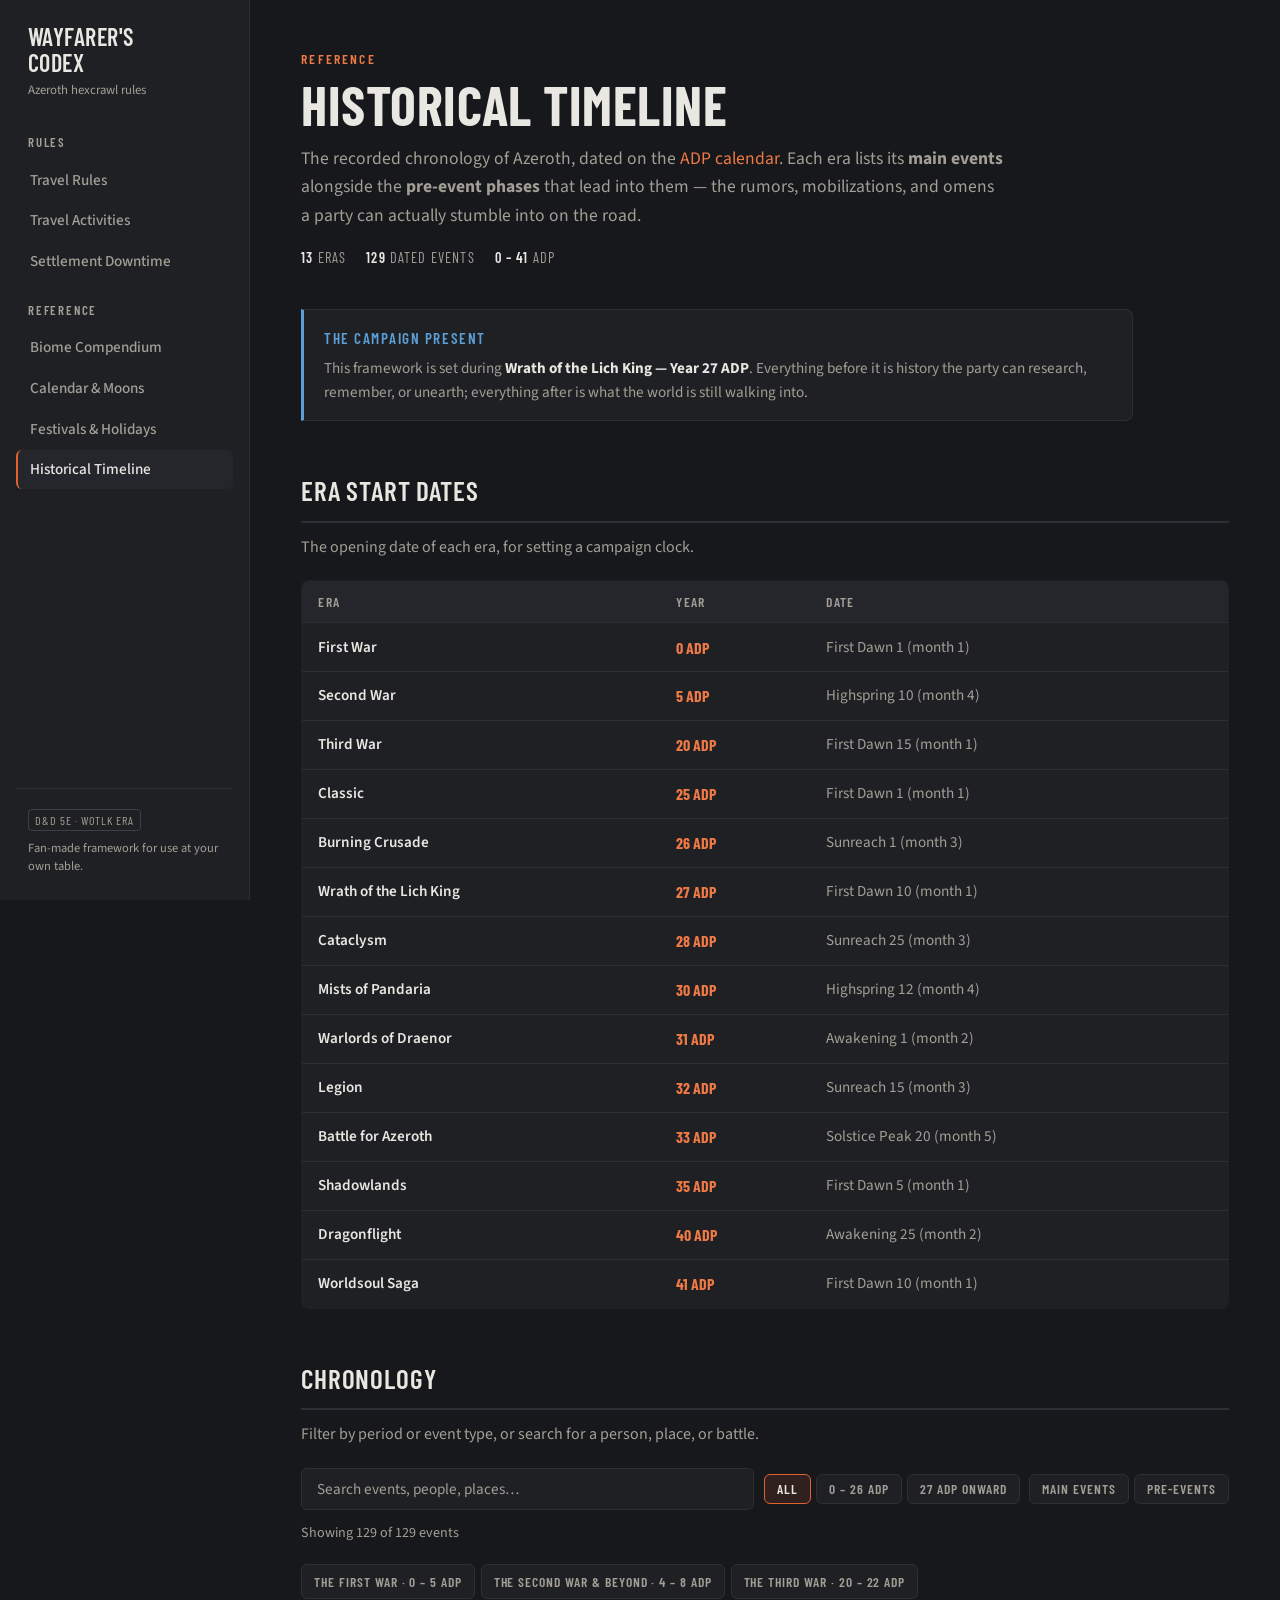
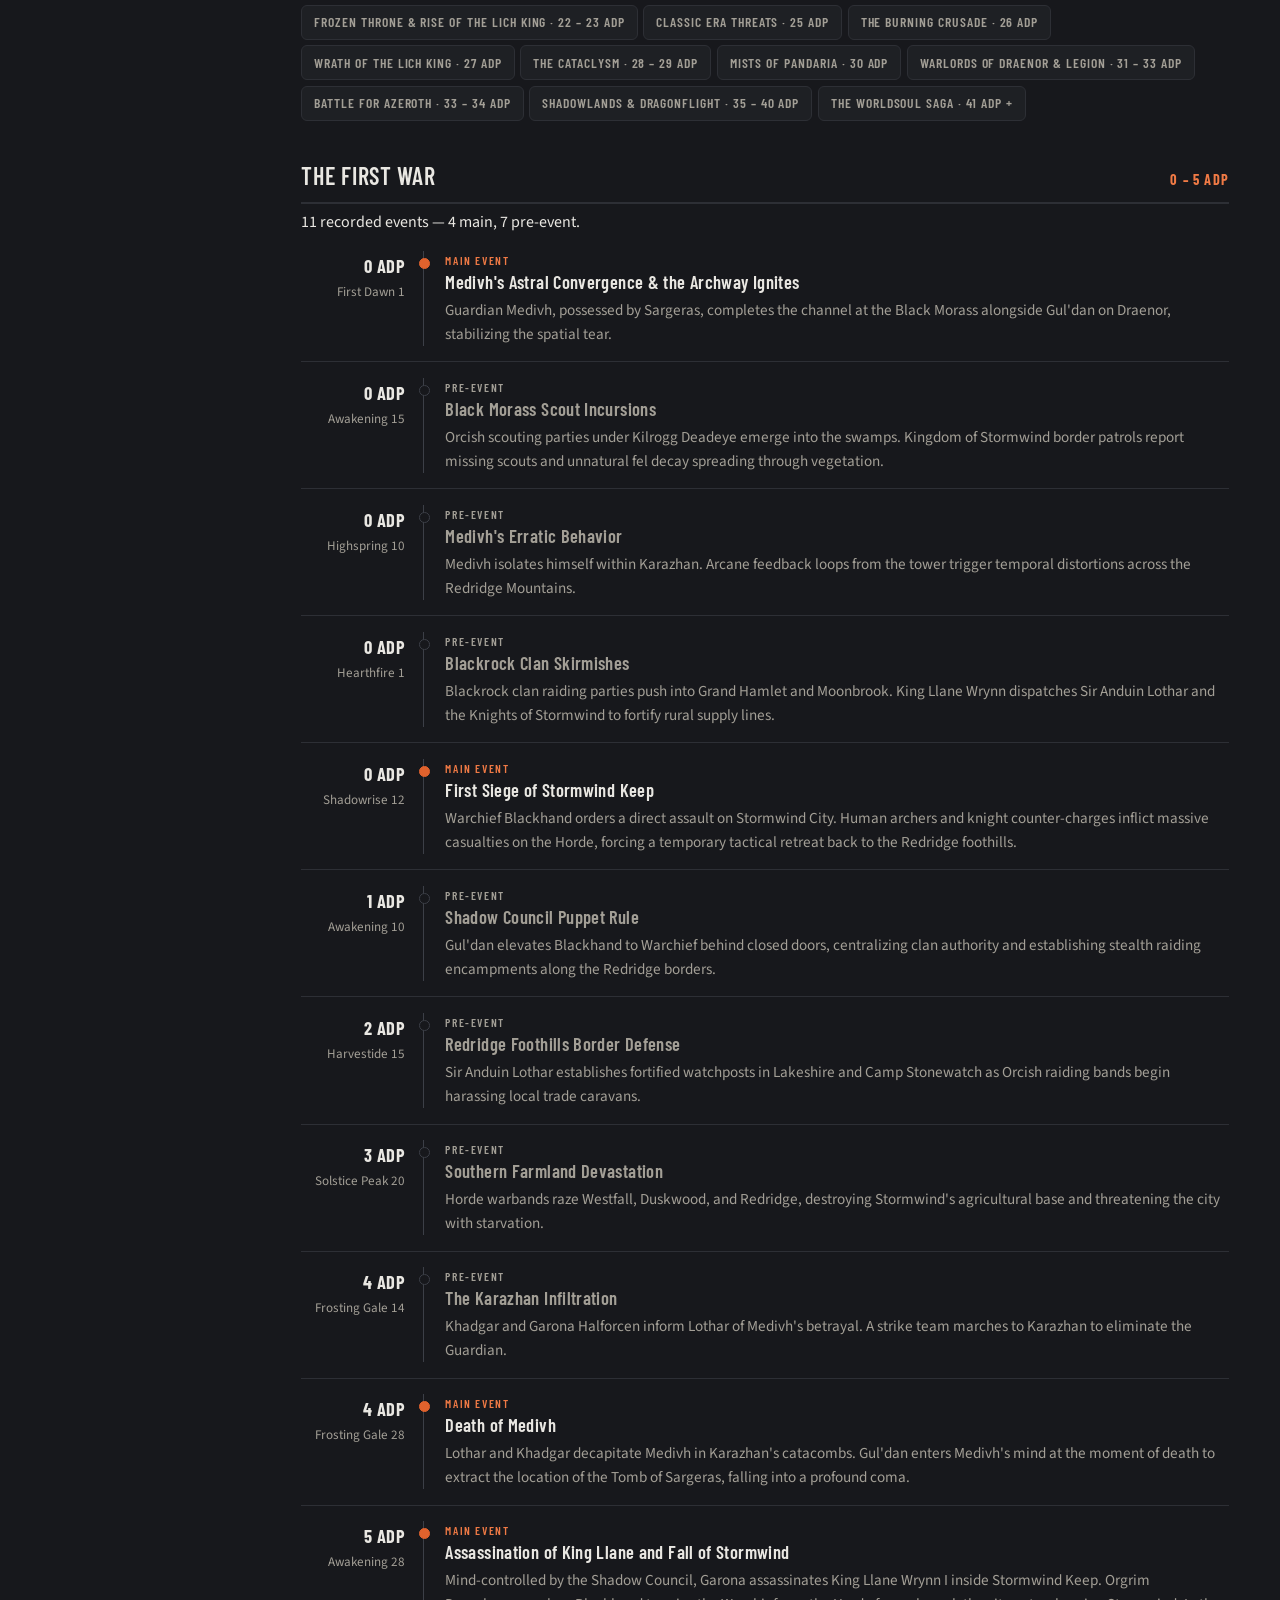
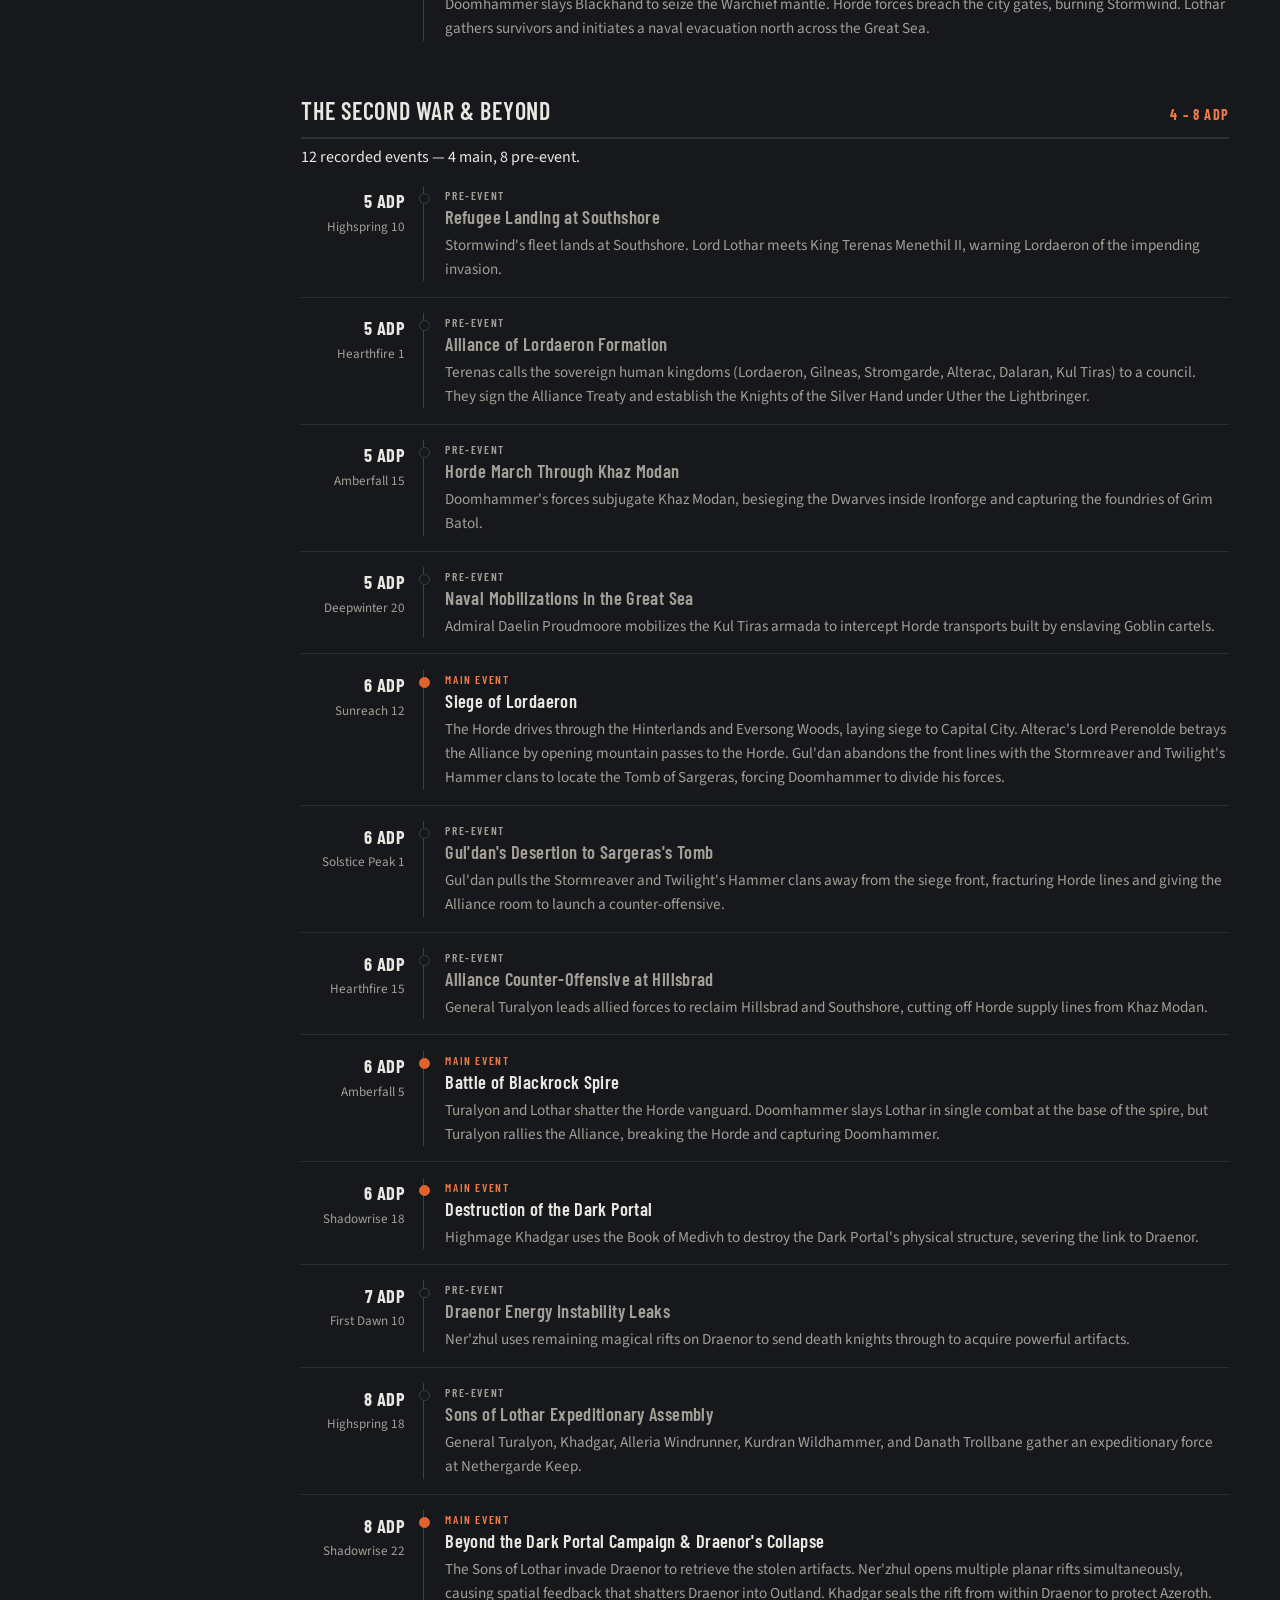
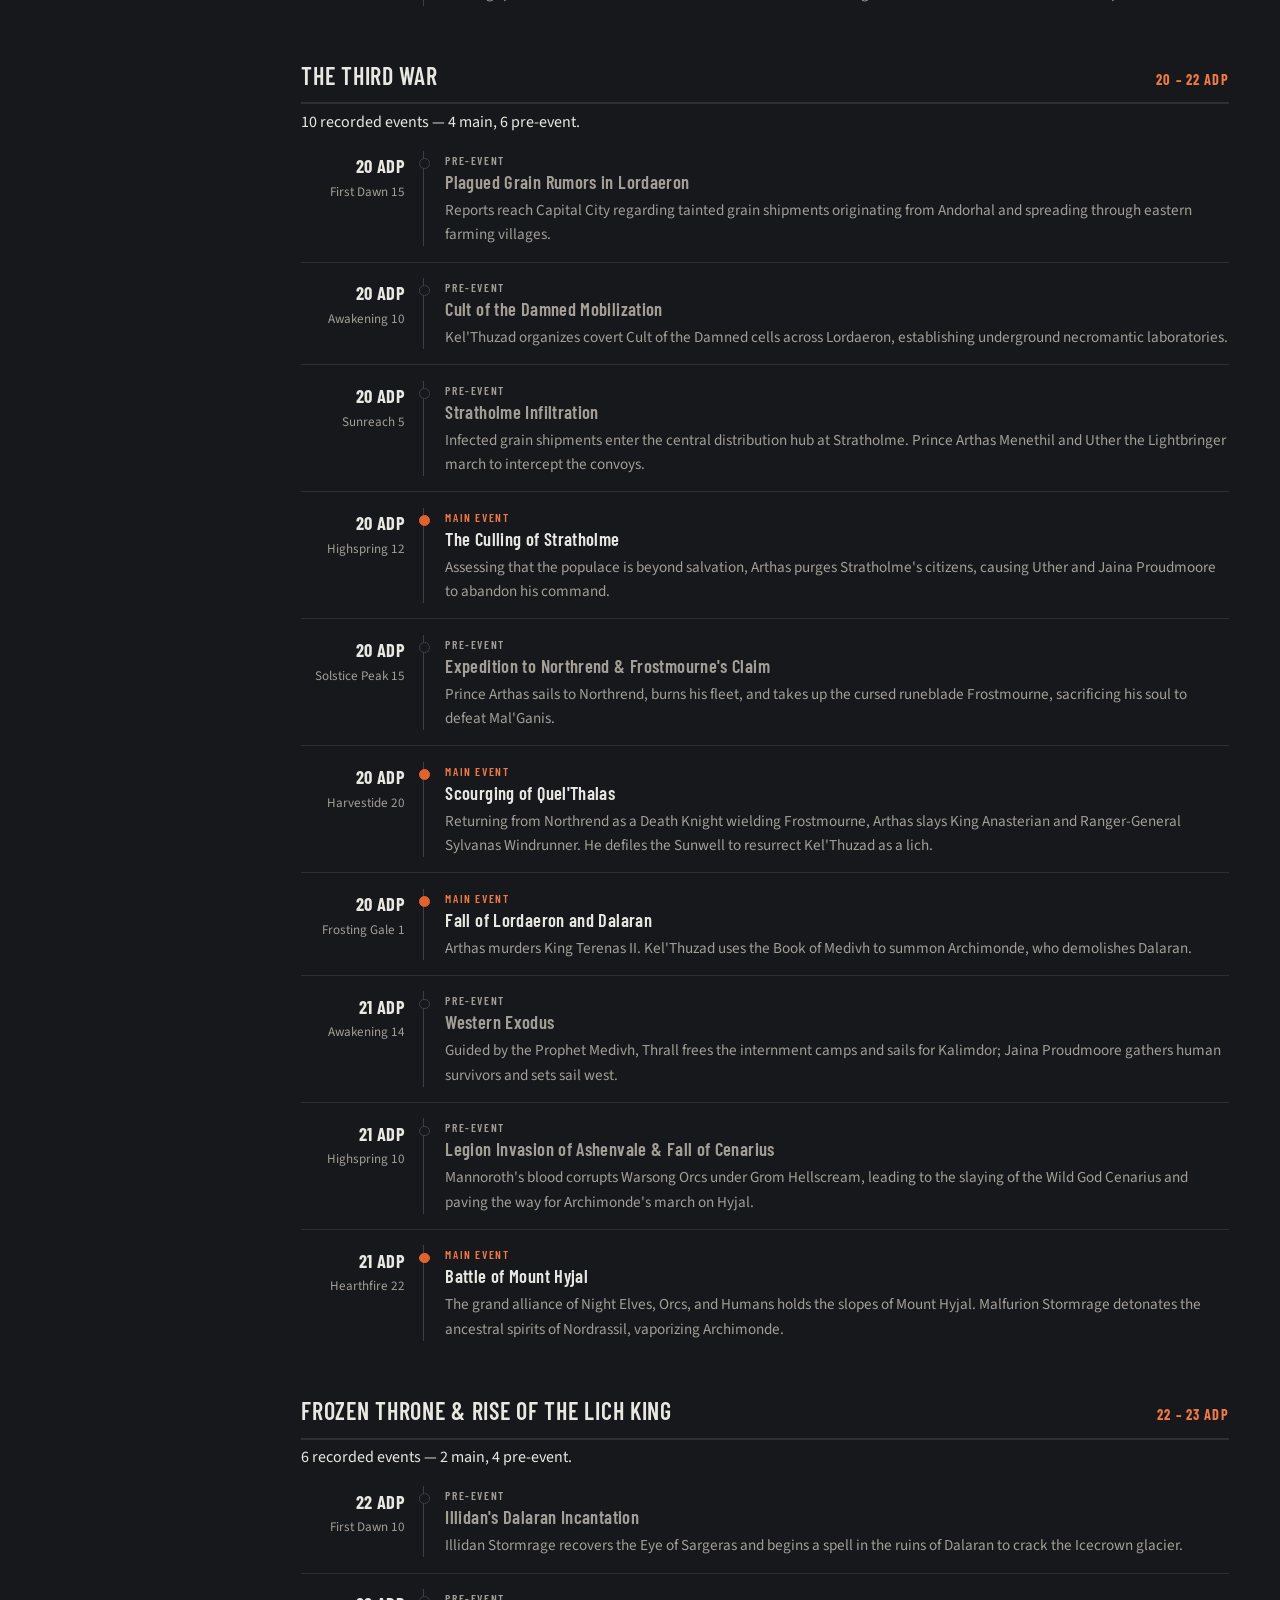
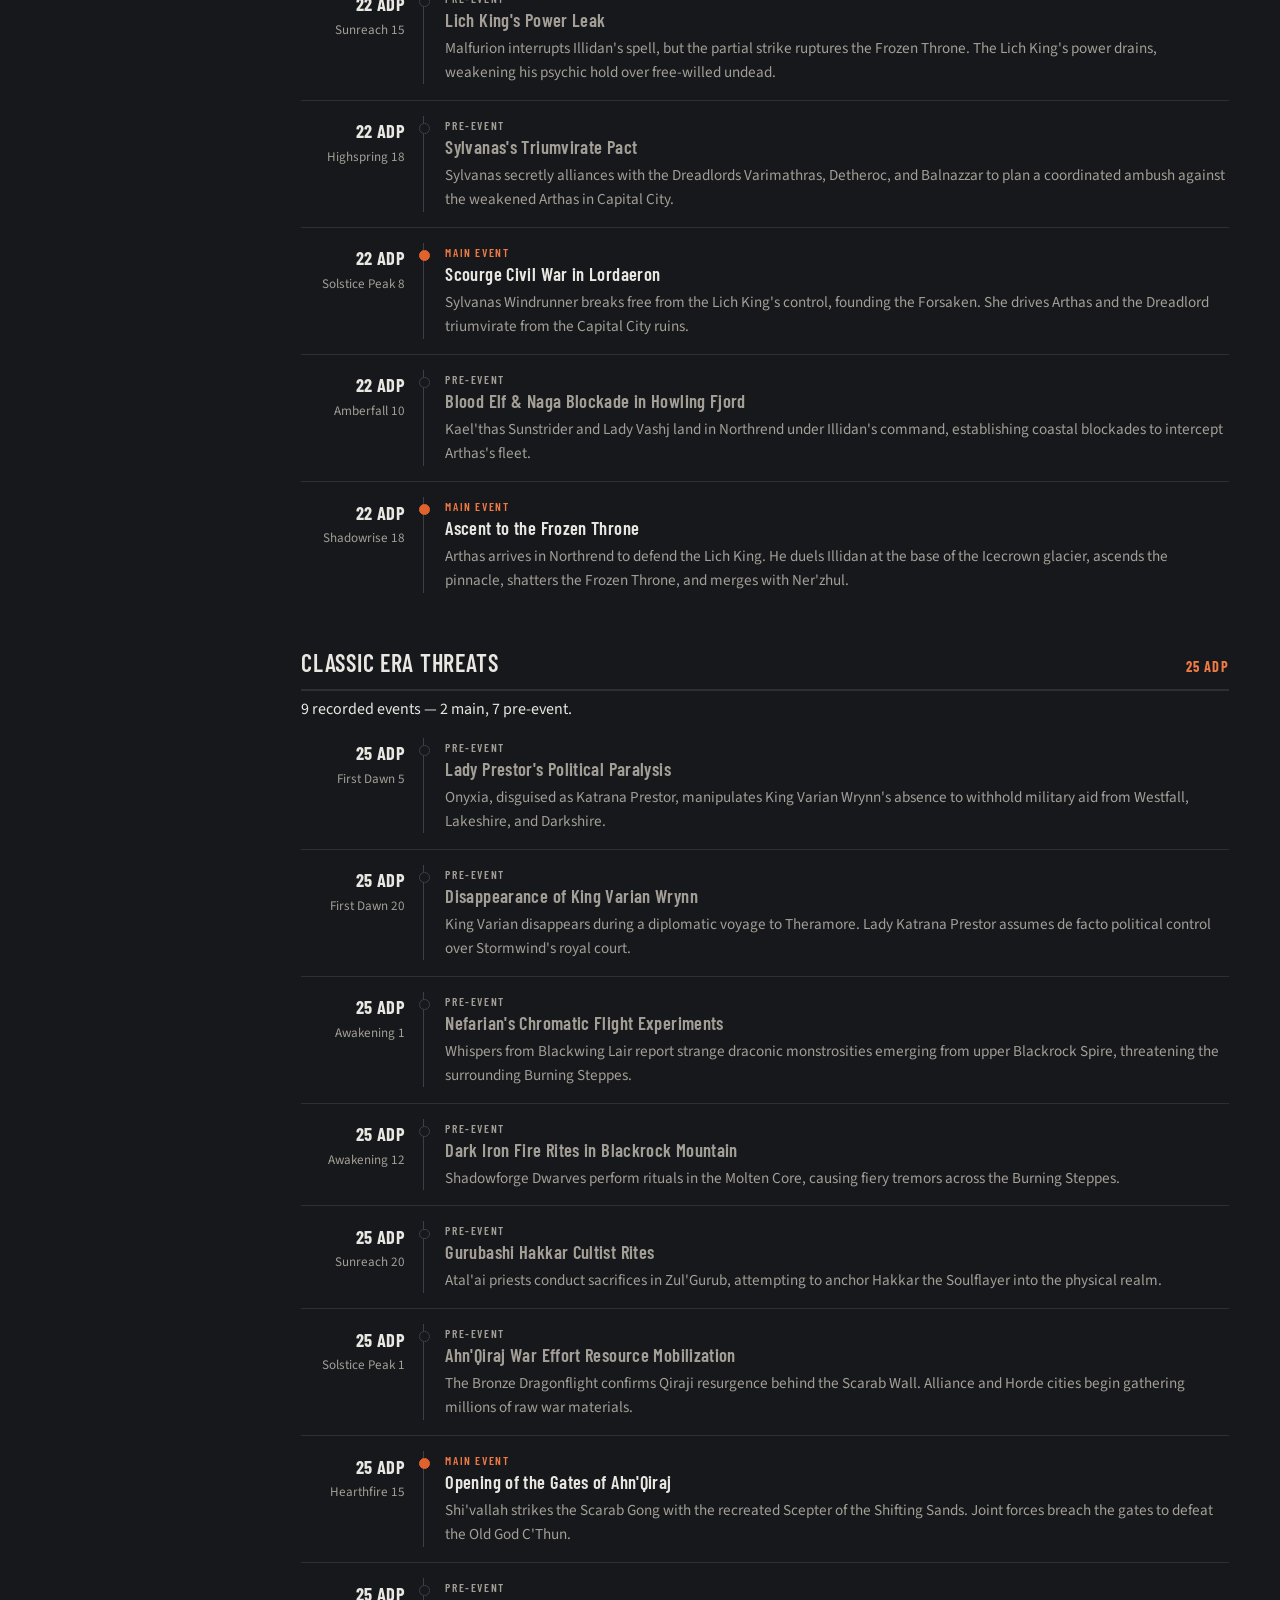
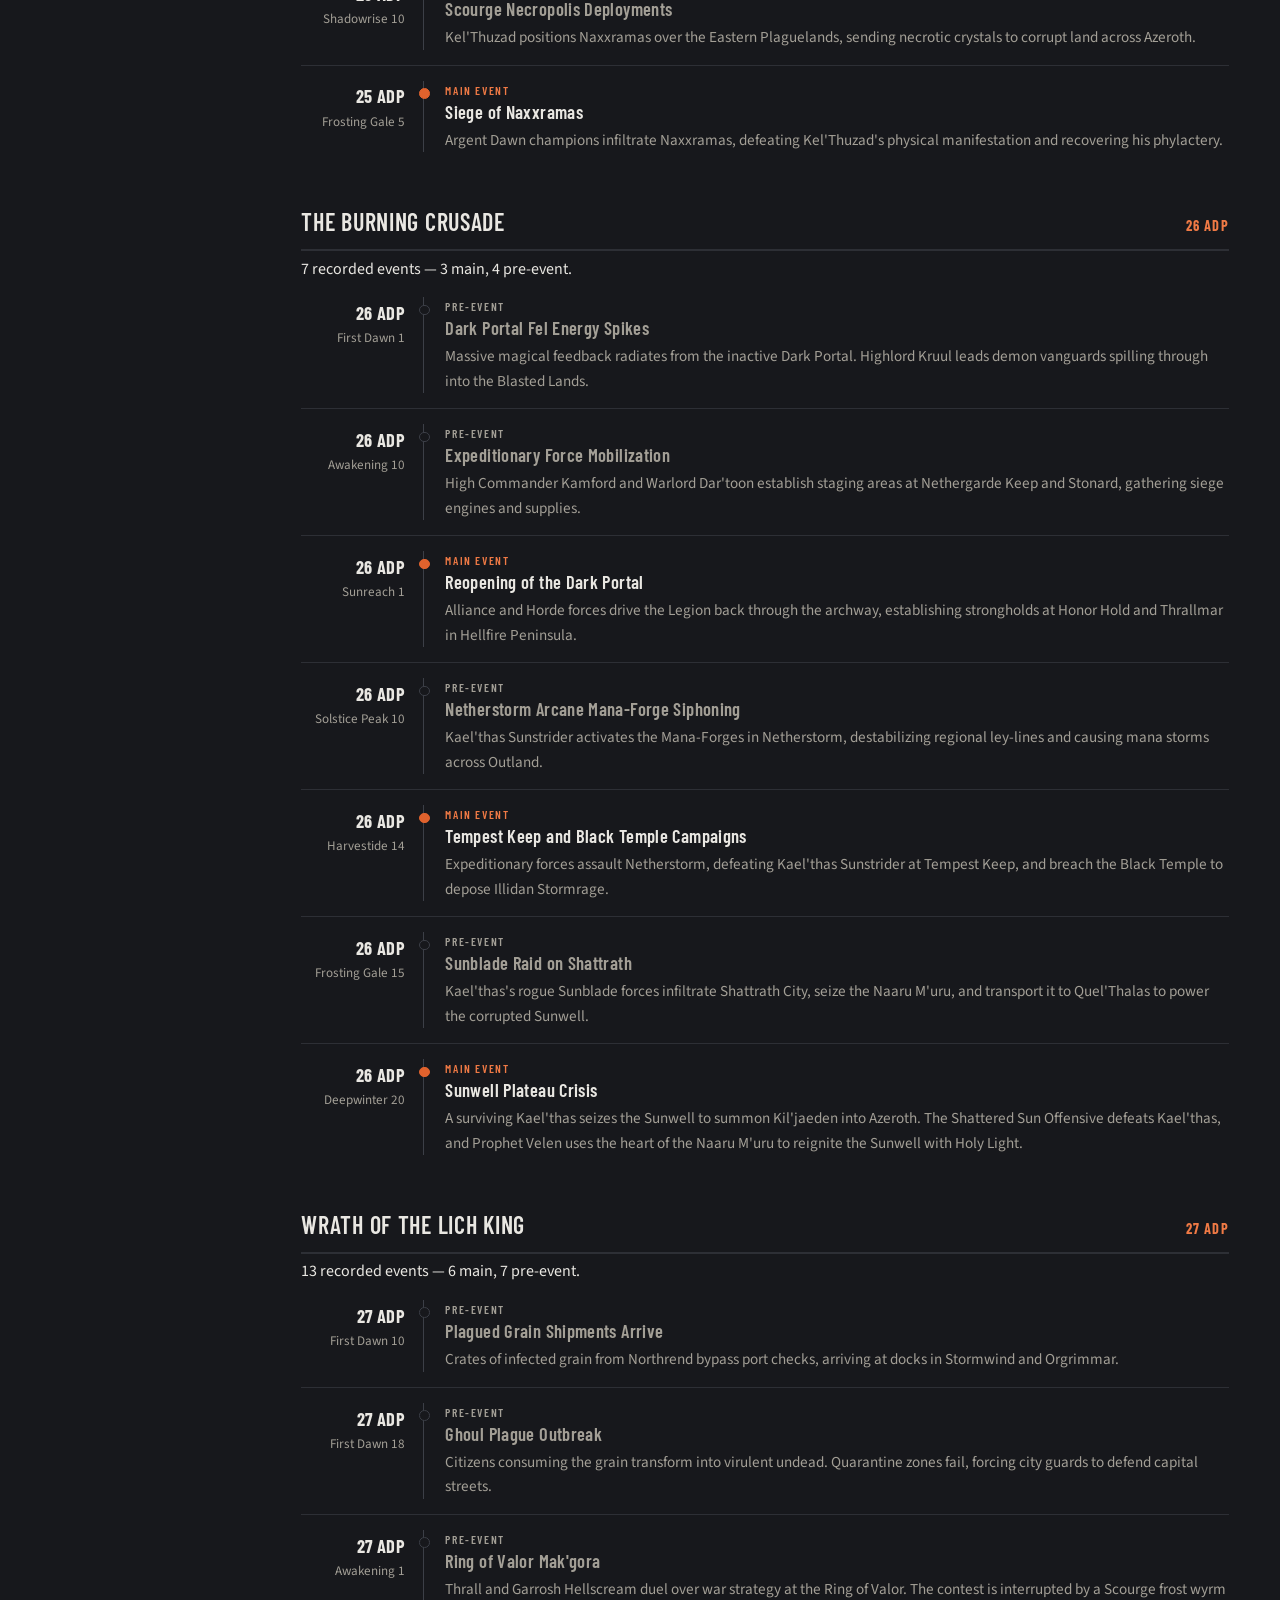
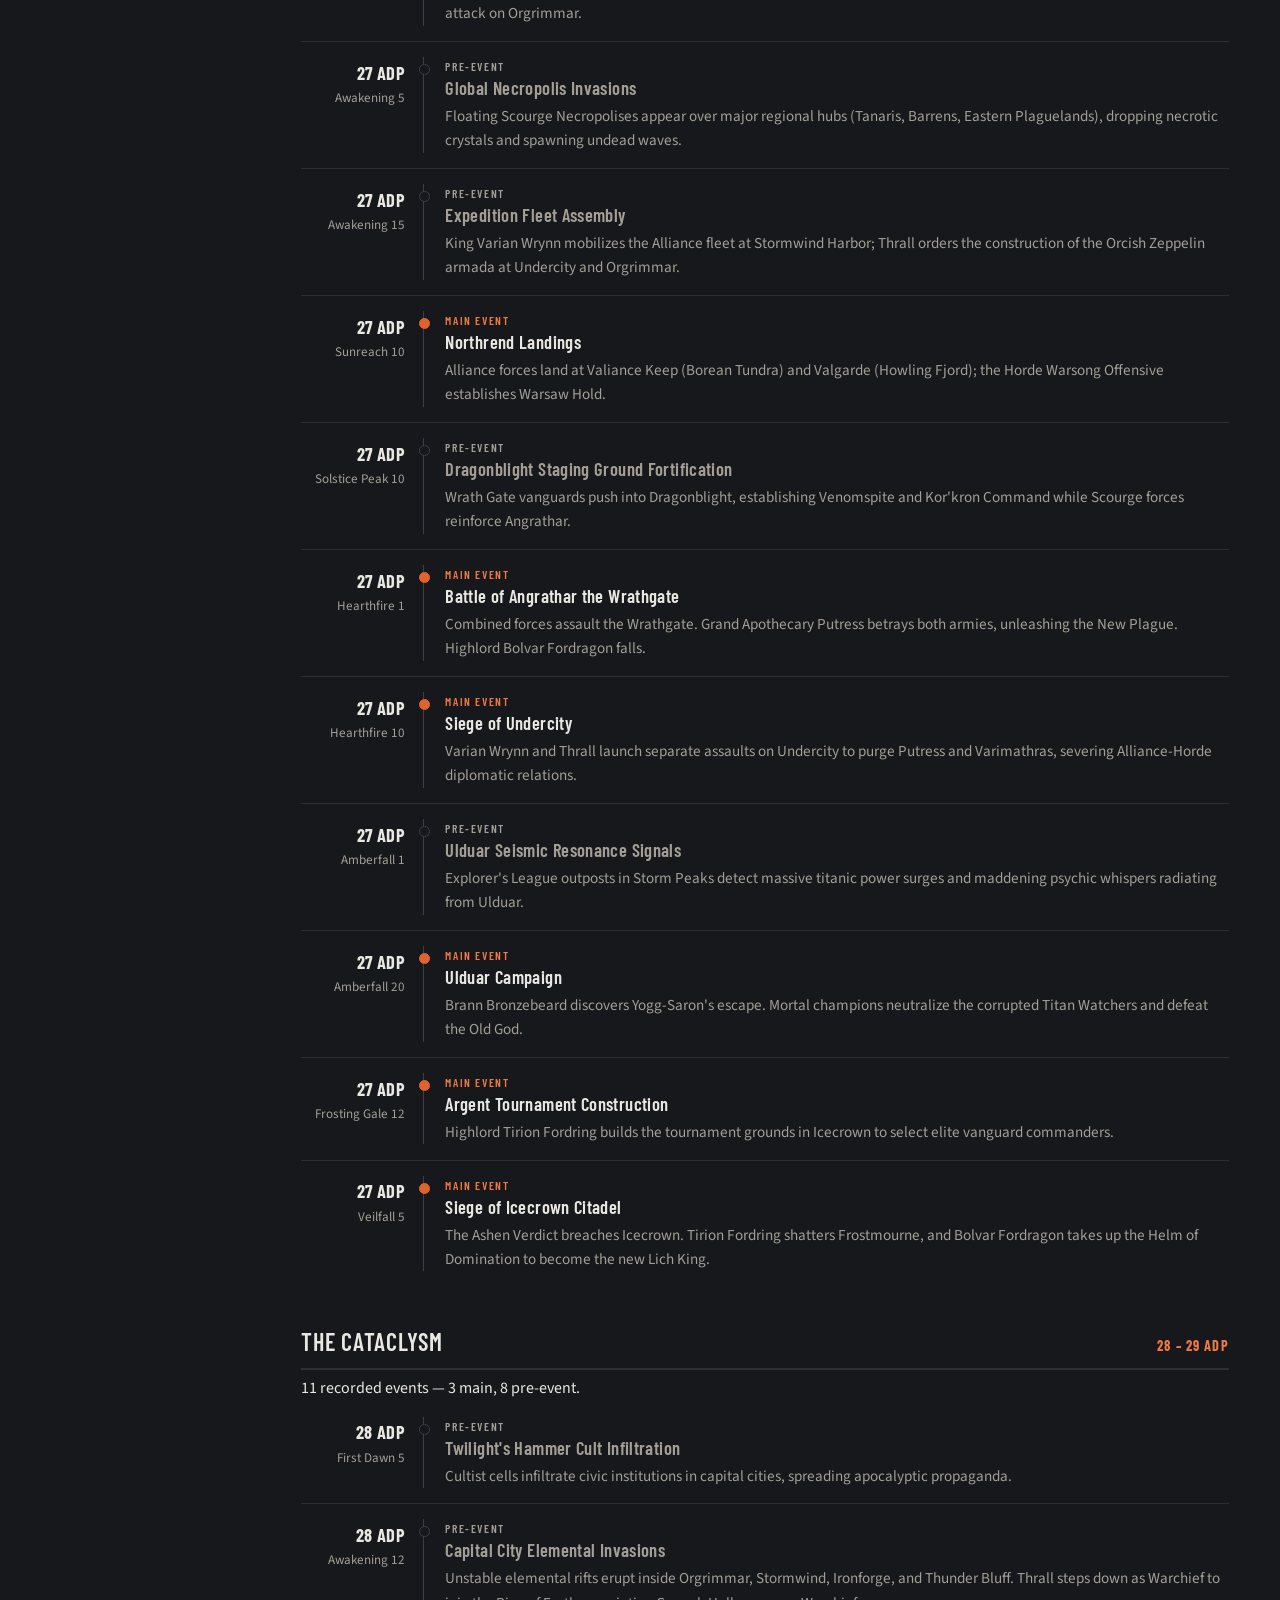
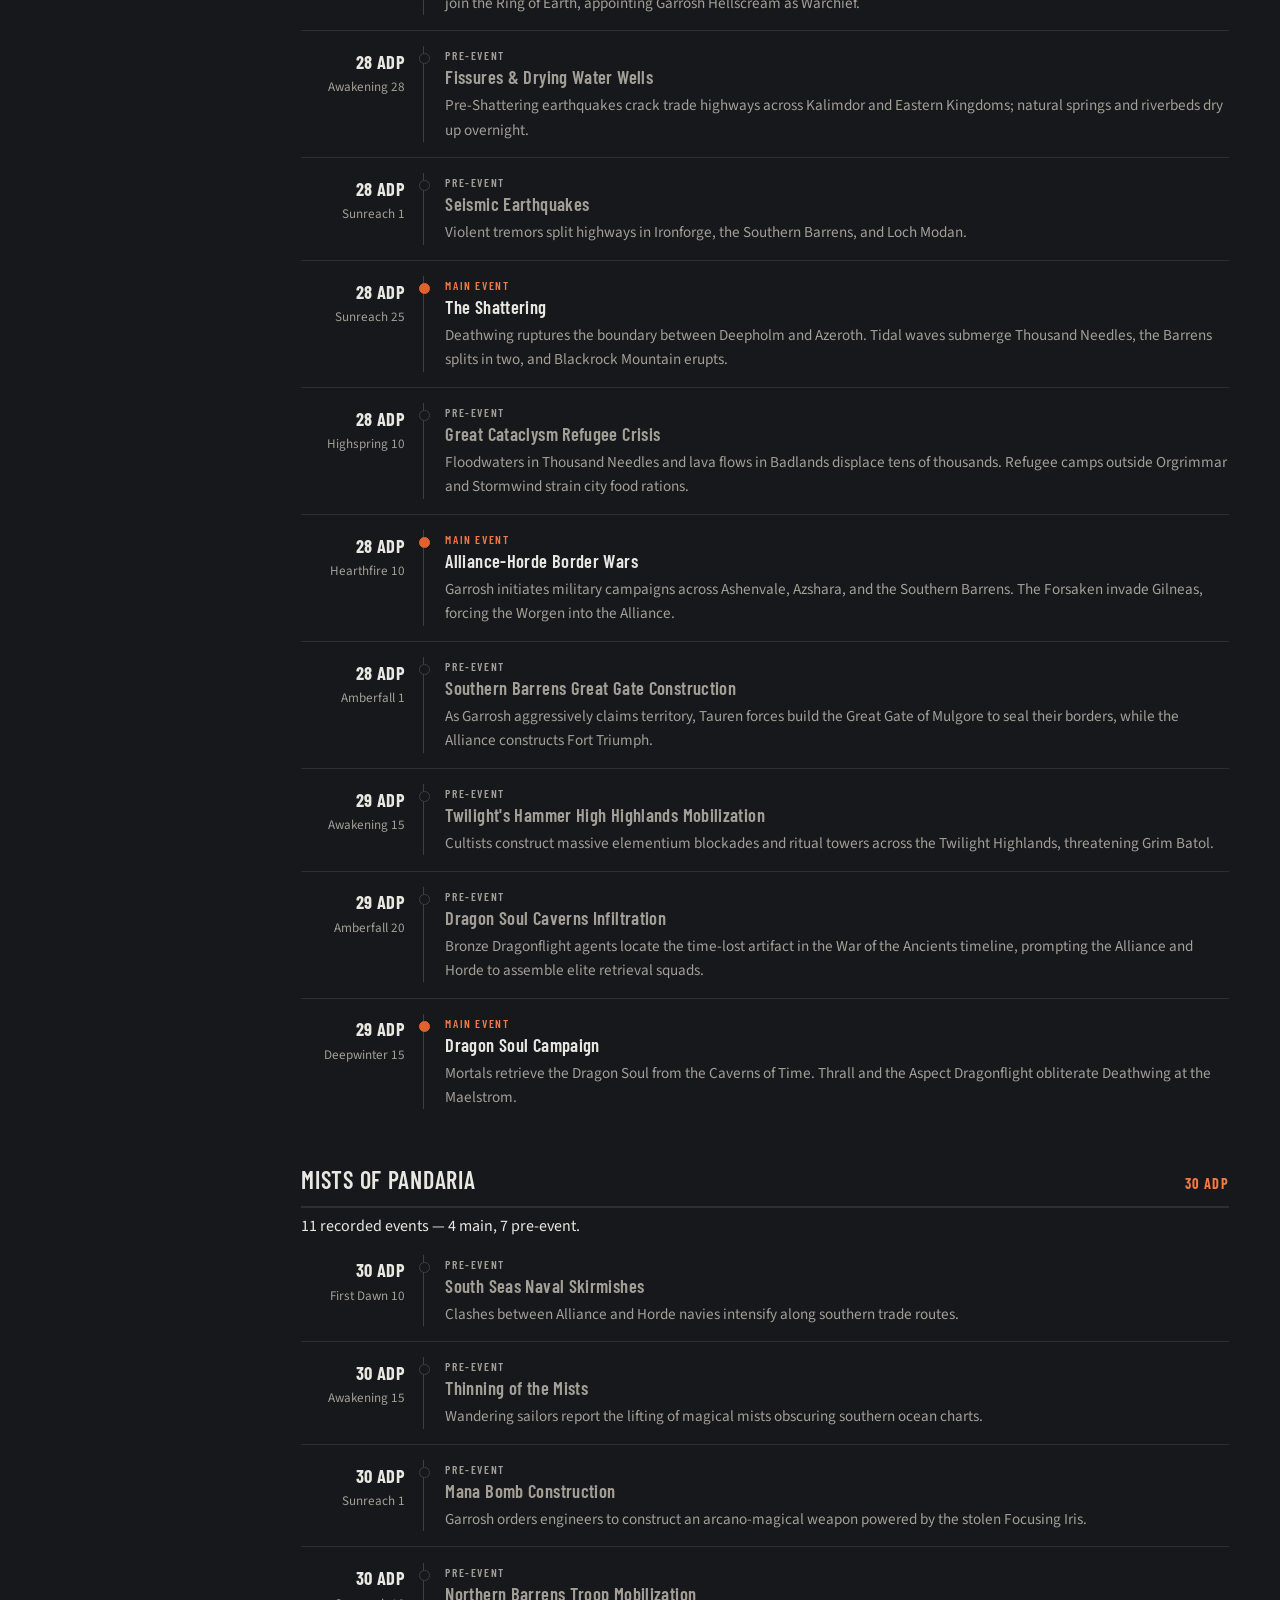
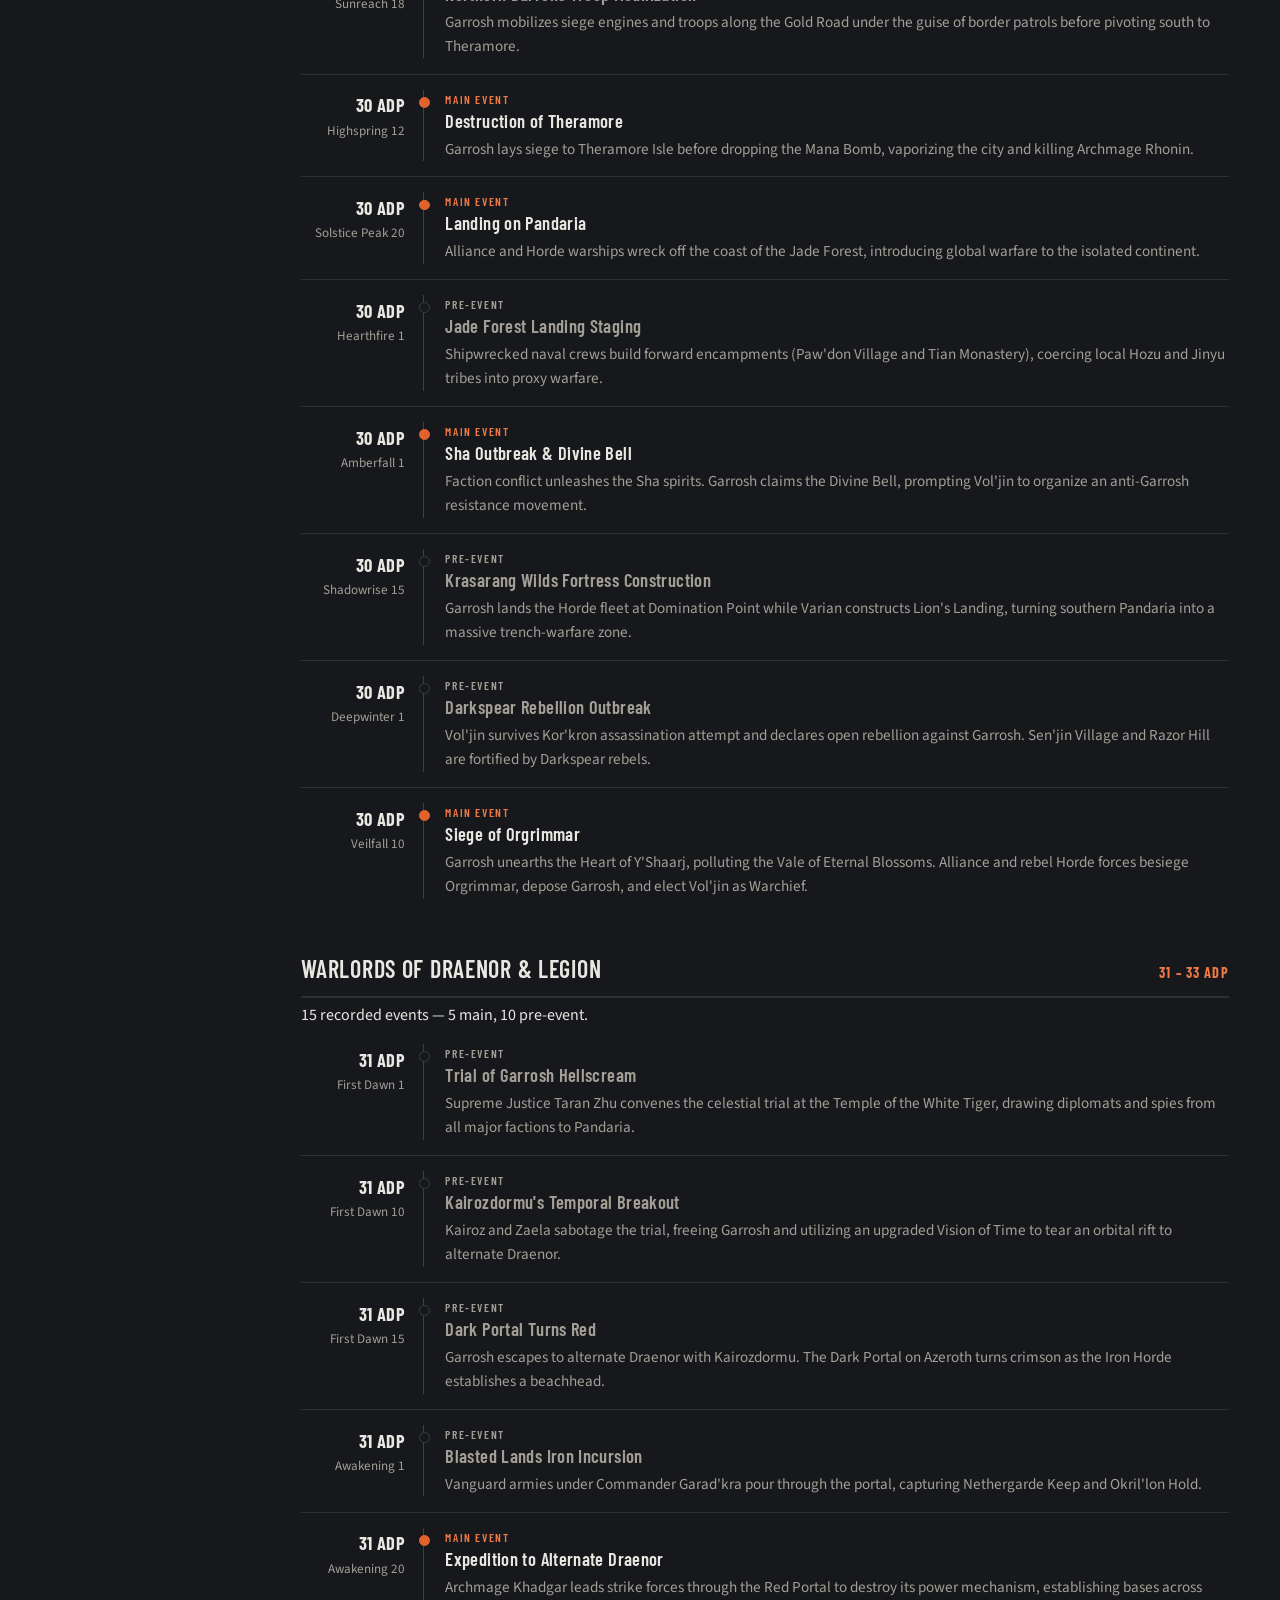
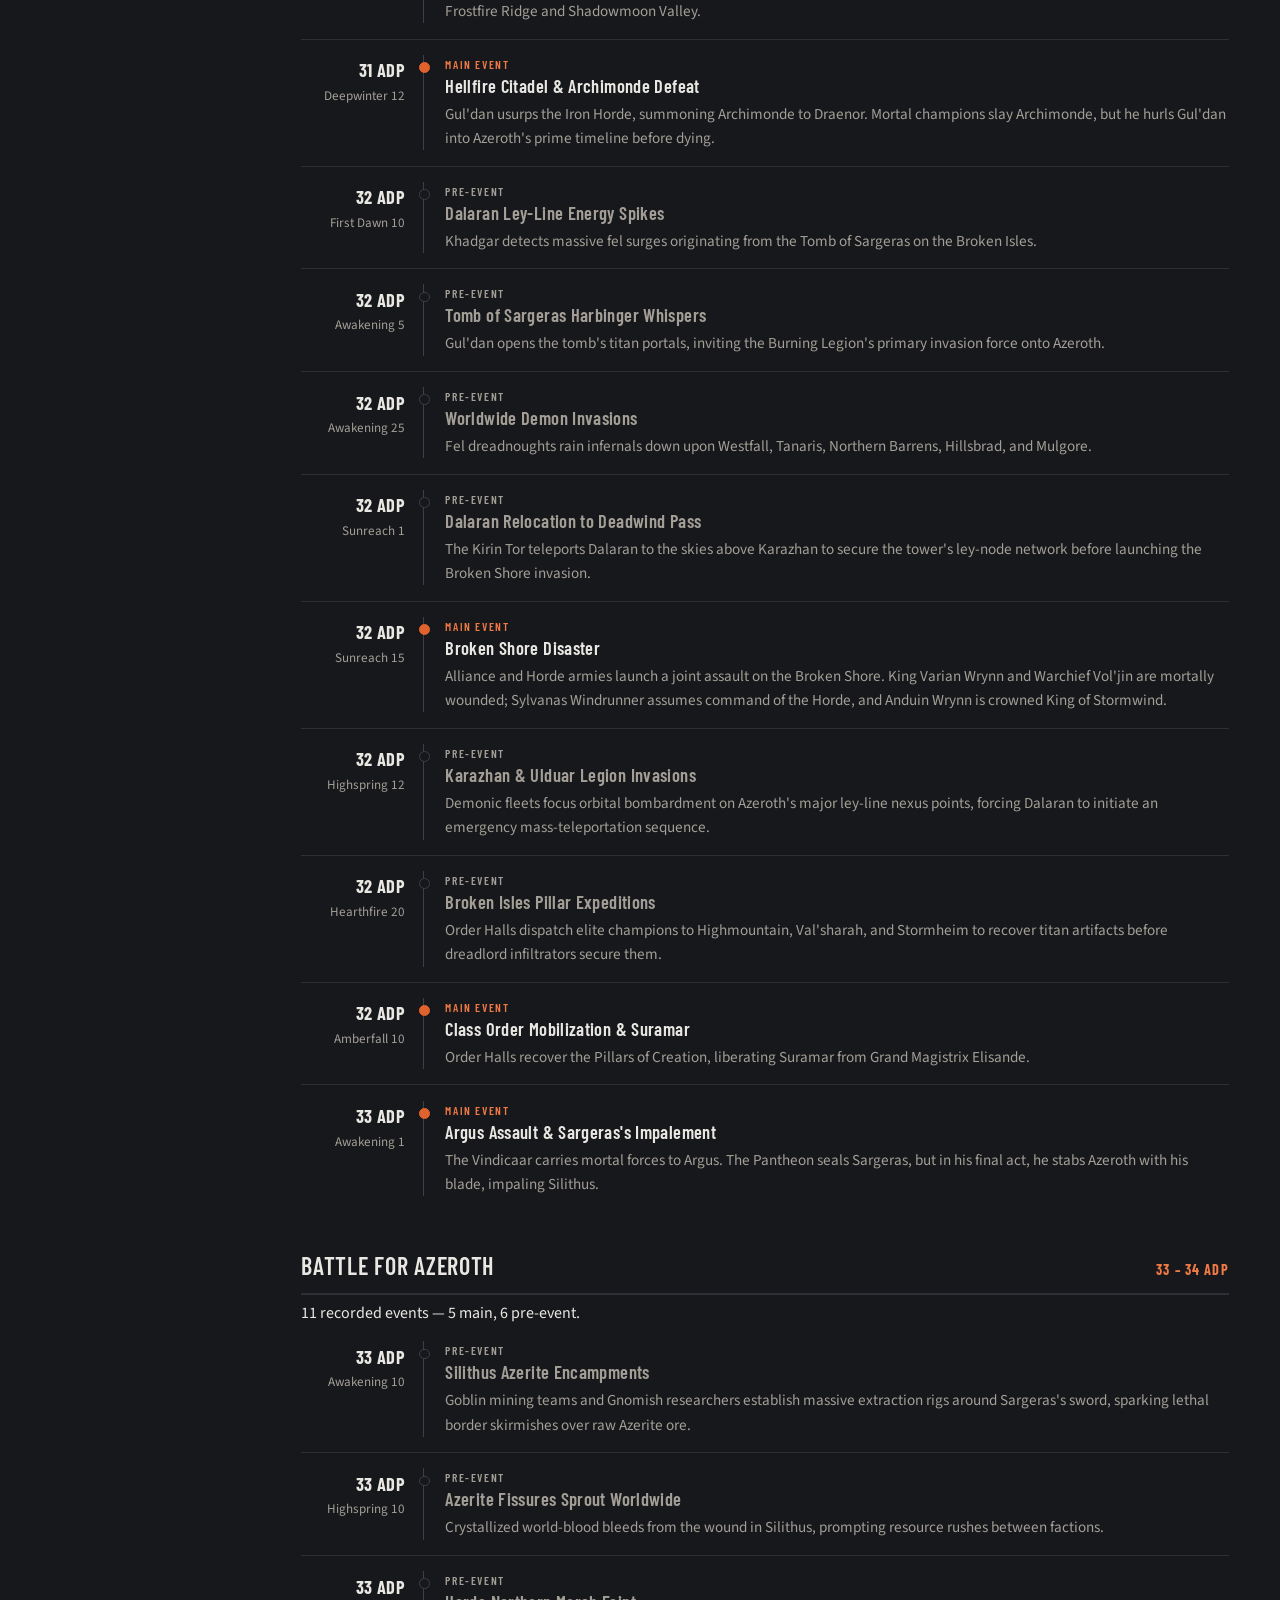
<file: timeline.html>
<!DOCTYPE html>
<html lang="en">
<head>
<meta charset="utf-8">
<meta name="viewport" content="width=device-width, initial-scale=1">
<title>Historical Timeline — The Wayfarer's Codex</title>
<meta name="description" content="The chronology of Azeroth from 0 ADP to 41 ADP — every main event and pre-event phase dated on the Azerothian calendar, from the First War to the Worldsoul Saga.">
<link rel="preconnect" href="https://fonts.googleapis.com">
<link rel="preconnect" href="https://fonts.gstatic.com" crossorigin>
<link href="https://fonts.googleapis.com/css2?family=Barlow+Condensed:wght@500;600;700&family=Source+Sans+3:ital,wght@0,400;0,600;1,400&family=Source+Serif+4:ital@0;1&display=swap" rel="stylesheet">
<link rel="stylesheet" href="css/style.css">
<link rel="icon" href="data:image/svg+xml,%3Csvg xmlns='http://www.w3.org/2000/svg' viewBox='0 0 32 32'%3E%3Cpolygon points='16,2 29,9.5 29,22.5 16,30 3,22.5 3,9.5' fill='%23e0622d'/%3E%3Ctext x='16' y='21' font-size='12' font-family='Arial' font-weight='bold' fill='%23fff' text-anchor='middle'%3E20%3C/text%3E%3C/svg%3E">
</head>
<body>
<!-- Content lives in content/timeline.yml — see docs/editing.md -->
<div class="app">
  <aside class="sidebar"></aside>
  <main class="content">
    <header class="page-head"></header>
    <section class="rule-section" id="baselines" aria-labelledby="baselines-title"></section>
    <section class="rule-section" id="chronology" aria-labelledby="events-title"></section>
    <footer class="site-footer"></footer>
  </main>
</div>
<script src="vendor/js-yaml.min.js"></script>
<script src="js/codex.js"></script>
<script src="js/schemas.js"></script>
<script src="js/page-timeline.js"></script>
</body>
</html>
</file>
<file: css/style.css>
/* ============================================================
   The Wayfarer's Codex — modern TTRPG reference design
   App shell: charcoal surfaces, ember accent, sidebar nav.
   Type: Barlow Condensed (display) · Source Sans 3 (body)
         Source Serif 4 (read-aloud / flavor only)
   ============================================================ */

:root {
  --bg: #17181c;
  --surface: #1e2024;
  --surface-2: #24262b;
  --border: #2d2f35;
  --border-strong: #3c3f47;
  --text: #e9e7e2;
  --text-2: #a39f96;
  --ink-dim: #a39f96;
  --accent: #e0622d;
  --accent-strong: #f07a45;
  --accent-soft: rgba(224, 98, 45, 0.12);
  --radius: 8px;
  --mild: #79b95e;
  --harsh: #d9973b;
  --deadly: #d95757;
  --rare: #5b9fd6;
  --epic: #a887d9;
  --poor: #8b8b8b;
  --font-display: "Barlow Condensed", "Arial Narrow", sans-serif;
  --font-body: "Source Sans 3", "Segoe UI", sans-serif;
  --font-serif: "Source Serif 4", Georgia, serif;
}

* { margin: 0; padding: 0; box-sizing: border-box; }

html { scroll-behavior: smooth; }
@media (prefers-reduced-motion: reduce) {
  html { scroll-behavior: auto; }
  *, *::before, *::after {
    animation-duration: 0.01ms !important;
    animation-iteration-count: 1 !important;
    transition-duration: 0.01ms !important;
  }
}

body {
  background: var(--bg);
  color: var(--text);
  font-family: var(--font-body);
  font-size: 1rem;
  line-height: 1.6;
  min-height: 100vh;
}

::selection { background: rgba(224, 98, 45, 0.35); }

a { color: var(--accent-strong); text-decoration: none; }
a:hover { text-decoration: underline; }

:focus-visible {
  outline: 2px solid var(--accent-strong);
  outline-offset: 2px;
  border-radius: 2px;
}

/* ============================================================
   App shell
   ============================================================ */

.app {
  display: grid;
  grid-template-columns: 250px minmax(0, 1fr);
  min-height: 100vh;
}

.sidebar {
  position: sticky;
  top: 0;
  height: 100vh;
  display: flex;
  flex-direction: column;
  border-right: 1px solid var(--border);
  background: var(--surface);
  padding: 1.5rem 1rem;
  overflow-y: auto;
}

.brand {
  display: block;
  padding: 0 0.75rem;
  margin-bottom: 2rem;
  color: var(--text);
}
.brand:hover { text-decoration: none; }
.brand .brand-name {
  font-family: var(--font-display);
  font-weight: 600;
  font-size: 1.5rem;
  letter-spacing: 0.02em;
  text-transform: uppercase;
  line-height: 1.1;
  display: block;
}
.brand .brand-sub {
  display: block;
  font-size: 0.8rem;
  color: var(--text-2);
  margin-top: 0.2rem;
}

.sidebar nav { display: flex; flex-direction: column; gap: 2px; flex: 1; }
.nav-label {
  font-family: var(--font-display);
  font-size: 0.8rem;
  font-weight: 600;
  letter-spacing: 0.14em;
  text-transform: uppercase;
  color: var(--text-2);
  padding: 0 0.75rem;
  margin: 1.1rem 0 0.35rem;
}
.nav-label:first-child { margin-top: 0; }
.sidebar nav a {
  color: var(--text-2);
  font-size: 0.95rem;
  font-weight: 500;
  padding: 0.45rem 0.75rem;
  border-radius: 6px;
  border-left: 2px solid transparent;
}
.sidebar nav a:hover {
  color: var(--text);
  background: var(--surface-2);
  text-decoration: none;
}
.sidebar nav a[aria-current="page"] {
  color: var(--text);
  background: var(--surface-2);
  border-left-color: var(--accent);
}

.sidebar-foot {
  font-size: 0.78rem;
  color: var(--text-2);
  padding: 1.25rem 0.75rem 0;
  border-top: 1px solid var(--border);
  margin-top: 1.25rem;
  line-height: 1.5;
}
.sidebar-foot .tag {
  display: inline-block;
  font-family: var(--font-display);
  font-size: 0.75rem;
  letter-spacing: 0.08em;
  text-transform: uppercase;
  color: var(--text-2);
  border: 1px solid var(--border-strong);
  border-radius: 4px;
  padding: 0.05rem 0.4rem;
  margin-bottom: 0.5rem;
}

main.content {
  padding: 3rem clamp(1.25rem, 4vw, 4rem) 5rem;
  max-width: 70rem;
}

@media (max-width: 900px) {
  .app { grid-template-columns: minmax(0, 1fr); }
  .sidebar {
    position: static;
    height: auto;
    flex-direction: column;
    padding: 1rem 1.25rem;
    border-right: none;
    border-bottom: 1px solid var(--border);
  }
  .brand { margin-bottom: 0.75rem; padding: 0; }
  .sidebar nav {
    flex-direction: row;
    flex-wrap: wrap;
    gap: 0.35rem;
    align-items: center;
  }
  .nav-label { display: none; }
  .sidebar nav a { border: 1px solid var(--border); border-left-width: 1px; }
  .sidebar nav a[aria-current="page"] {
    border-color: var(--accent);
    border-left-color: var(--accent);
  }
  .sidebar-foot { display: none; }
  main.content { padding-top: 2rem; }
}

/* ============================================================
   Page header & sections
   ============================================================ */

.page-head { margin-bottom: 2.5rem; }
.kicker {
  font-family: var(--font-display);
  font-weight: 600;
  font-size: 0.85rem;
  letter-spacing: 0.16em;
  text-transform: uppercase;
  color: var(--accent-strong);
  margin-bottom: 0.4rem;
}
.page-head h1 {
  font-family: var(--font-display);
  font-weight: 700;
  font-size: clamp(2.4rem, 5vw, 3.4rem);
  line-height: 1.05;
  letter-spacing: 0.01em;
  text-transform: uppercase;
}
.page-head .summary {
  font-size: 1.1rem;
  color: var(--text-2);
  max-width: 44rem;
  margin-top: 0.75rem;
}
.page-head .meta-stats {
  display: flex;
  flex-wrap: wrap;
  gap: 0.4rem 1.25rem;
  margin-top: 1rem;
  font-family: var(--font-display);
  font-size: 0.9rem;
  letter-spacing: 0.08em;
  text-transform: uppercase;
  color: var(--text-2);
}
.page-head .meta-stats strong { color: var(--text); font-weight: 600; }

section.rule-section { margin: 3rem 0; }
section.rule-section > h2 {
  font-family: var(--font-display);
  font-weight: 600;
  font-size: 1.7rem;
  letter-spacing: 0.03em;
  text-transform: uppercase;
  padding-bottom: 0.5rem;
  border-bottom: 2px solid var(--border);
  margin-bottom: 1.25rem;
}
section.rule-section > .section-note {
  color: var(--text-2);
  max-width: 44rem;
  margin: -0.5rem 0 1.25rem;
}

h3.sub-head {
  font-family: var(--font-display);
  font-weight: 600;
  font-size: 1.2rem;
  letter-spacing: 0.05em;
  text-transform: uppercase;
  color: var(--text);
  margin: 1.5rem 0 0.6rem;
}

/* ---------- Read-aloud (adventure-book flavor text) ---------- */

.read-aloud {
  font-family: var(--font-serif);
  font-style: italic;
  font-size: 1.08rem;
  line-height: 1.7;
  color: var(--text);
  background: var(--surface);
  border-left: 3px solid var(--accent);
  border-radius: 0 var(--radius) var(--radius) 0;
  padding: 1.25rem 1.5rem;
  max-width: 46rem;
}
.read-aloud p + p { margin-top: 0.75rem; }

/* ---------- Cards ---------- */

.card {
  background: var(--surface);
  border: 1px solid var(--border);
  border-radius: var(--radius);
  padding: 1.25rem 1.4rem;
}
.card:hover { border-color: var(--border-strong); }

.card-grid {
  display: grid;
  grid-template-columns: repeat(auto-fill, minmax(min(300px, 100%), 1fr));
  gap: 1rem;
  align-items: stretch;
}

/* ---------- Ordered procedure steps ---------- */

.steps { list-style: none; counter-reset: step; max-width: 46rem; }
.steps li {
  counter-increment: step;
  display: grid;
  grid-template-columns: 2.4rem 1fr;
  gap: 0.9rem;
  padding: 0.9rem 0;
  border-bottom: 1px solid var(--border);
}
.steps li:last-child { border-bottom: none; }
.steps li::before {
  content: counter(step);
  font-family: var(--font-display);
  font-weight: 700;
  font-size: 1.4rem;
  color: var(--accent-strong);
  border: 1px solid var(--border-strong);
  border-radius: 6px;
  width: 2.4rem;
  height: 2.4rem;
  display: flex;
  align-items: center;
  justify-content: center;
}
.steps li strong.step-name { display: block; color: var(--text); font-size: 1.02rem; }
.steps li p { color: var(--text-2); font-size: 0.95rem; }

/* ---------- Tables ---------- */

.table-scroll { overflow-x: auto; }
table.codex {
  width: 100%;
  border-collapse: collapse;
  font-size: 0.95rem;
  background: var(--surface);
  border: 1px solid var(--border);
  border-radius: var(--radius);
  overflow: hidden;
}
table.codex th {
  font-family: var(--font-display);
  font-weight: 600;
  font-size: 0.85rem;
  letter-spacing: 0.1em;
  text-transform: uppercase;
  text-align: left;
  color: var(--text-2);
  background: var(--surface-2);
  padding: 0.6rem 1rem;
  white-space: nowrap;
  border-bottom: 1px solid var(--border);
}
table.codex td {
  padding: 0.7rem 1rem;
  border-bottom: 1px solid var(--border);
  vertical-align: top;
}
table.codex tbody tr:last-child td { border-bottom: none; }
table.codex td.key { font-weight: 600; color: var(--text); white-space: nowrap; }

/* ---------- Chips, tags, stats ---------- */

.badge {
  display: inline-block;
  font-size: 0.82rem;
  font-weight: 600;
  padding: 0.08rem 0.5rem;
  border-radius: 5px;
  border: 1px solid var(--border-strong);
  color: var(--text-2);
  background: var(--surface-2);
  white-space: nowrap;
}
.badge.skill { color: var(--rare); border-color: rgba(91, 159, 214, 0.35); background: rgba(91, 159, 214, 0.08); }
.badge.gold { color: var(--harsh); border-color: rgba(217, 151, 59, 0.35); background: rgba(217, 151, 59, 0.08); }
.badge.mild { color: var(--mild); border-color: rgba(121, 185, 94, 0.35); background: rgba(121, 185, 94, 0.08); }
.badge.harsh { color: var(--harsh); border-color: rgba(217, 151, 59, 0.35); background: rgba(217, 151, 59, 0.08); }
.badge.deadly { color: var(--deadly); border-color: rgba(217, 87, 87, 0.35); background: rgba(217, 87, 87, 0.08); }

.dc-stat {
  font-family: var(--font-display);
  font-weight: 700;
  font-size: 1.05rem;
  letter-spacing: 0.03em;
  color: var(--text);
  white-space: nowrap;
}
.dc-stat .dc-label {
  font-size: 0.75rem;
  font-weight: 600;
  letter-spacing: 0.12em;
  color: var(--text-2);
  margin-right: 0.25rem;
}

.label-success { color: var(--mild); font-weight: 600; }
.label-failure { color: var(--deadly); font-weight: 600; }
.label-nat { color: var(--harsh); font-weight: 600; }

/* ---------- Admonitions ---------- */

.callout {
  border: 1px solid var(--border);
  border-left-width: 3px;
  border-radius: 0 var(--radius) var(--radius) 0;
  background: var(--surface);
  padding: 1rem 1.25rem;
  margin: 1rem 0;
  max-width: 52rem;
}
.callout h4 {
  font-family: var(--font-display);
  font-weight: 600;
  font-size: 0.95rem;
  letter-spacing: 0.1em;
  text-transform: uppercase;
  margin-bottom: 0.35rem;
}
.callout.danger { border-left-color: var(--deadly); }
.callout.danger h4 { color: var(--deadly); }
.callout.warning { border-left-color: var(--harsh); }
.callout.warning h4 { color: var(--harsh); }
.callout.info { border-left-color: var(--rare); }
.callout.info h4 { color: var(--rare); }
.callout p, .callout li { font-size: 0.95rem; color: var(--text-2); }
.callout strong, .callout em { color: var(--text); }
.callout ul { margin: 0.4rem 0 0 1.2rem; }
.callout li + li { margin-top: 0.3rem; }

/* ---------- Buttons ---------- */

.btn-wow {
  font-family: var(--font-display);
  font-weight: 600;
  font-size: 0.95rem;
  letter-spacing: 0.08em;
  text-transform: uppercase;
  color: #fff;
  background: var(--accent);
  border: none;
  border-radius: 6px;
  padding: 0.55rem 1.1rem;
  cursor: pointer;
  transition: background 0.15s ease;
}
.btn-wow:hover { background: var(--accent-strong); }
.btn-wow:active { transform: translateY(1px); }
.btn-wow:disabled { opacity: 0.6; cursor: default; }

/* ---------- GM checklist ---------- */

.checklist { list-style: none; max-width: 46rem; }
.checklist li {
  display: flex;
  align-items: flex-start;
  gap: 0.75rem;
  padding: 0.7rem 0;
  border-bottom: 1px solid var(--border);
}
.checklist li:last-child { border-bottom: none; }
.checklist input[type="checkbox"] {
  appearance: none;
  flex: none;
  width: 1.15rem;
  height: 1.15rem;
  margin-top: 0.2rem;
  border: 1.5px solid var(--border-strong);
  border-radius: 4px;
  background: var(--surface);
  cursor: pointer;
  display: grid;
  place-content: center;
}
.checklist input[type="checkbox"]::before {
  content: "";
  width: 0.6rem;
  height: 0.6rem;
  border-radius: 2px;
  background: var(--accent);
  transform: scale(0);
  transition: transform 0.1s ease;
}
.checklist input[type="checkbox"]:checked::before { transform: scale(1); }
.checklist input[type="checkbox"]:checked + span { color: var(--text-2); }
.checklist strong { color: var(--text); }
.checklist span em { color: var(--text-2); }

/* ============================================================
   Activities
   ============================================================ */

.activity-grid {
  display: grid;
  grid-template-columns: repeat(auto-fill, minmax(min(330px, 100%), 1fr));
  gap: 1rem;
  align-items: stretch;
}
.activity { display: flex; flex-direction: column; gap: 0.6rem; }
.activity h3 {
  font-family: var(--font-display);
  font-weight: 600;
  font-size: 1.35rem;
  letter-spacing: 0.04em;
  text-transform: uppercase;
}
.activity .goal {
  font-family: var(--font-serif);
  font-style: italic;
  color: var(--text-2);
  font-size: 0.98rem;
}
.activity .checks { display: flex; flex-wrap: wrap; gap: 0.35rem; align-items: center; font-size: 0.85rem; color: var(--text-2); }
.activity .mech { list-style: none; font-size: 0.93rem; margin-top: 0.2rem; }
.activity .mech li { padding: 0.4rem 0; border-top: 1px solid var(--border); color: var(--text-2); }
.activity .mech li strong { color: var(--text); }

/* roll-tier tables (rulebook style) */
.tier-table { width: 100%; border-collapse: collapse; font-size: 0.92rem; margin-top: 0.2rem; }
.tier-table td { padding: 0.45rem 0; border-top: 1px solid var(--border); vertical-align: top; color: var(--text-2); }
.tier-table td strong { color: var(--text); }
.tier-table td.range {
  font-family: var(--font-display);
  font-weight: 700;
  font-size: 1rem;
  white-space: nowrap;
  width: 4.2rem;
  padding-right: 0.75rem;
}
tr.t-poor td.range { color: var(--poor); }
tr.t-uncommon td.range { color: var(--mild); }
tr.t-rare td.range { color: var(--rare); }
tr.t-epic td.range { color: var(--epic); }
tr.t-legendary td.range { color: var(--harsh); }

/* ============================================================
   Settlements
   ============================================================ */

.settlement-grid {
  display: grid;
  grid-template-columns: repeat(auto-fill, minmax(min(400px, 100%), 1fr));
  gap: 1rem;
  align-items: stretch;
}
.settlement { display: flex; flex-direction: column; }
.settlement header {
  display: flex;
  align-items: center;
  gap: 0.6rem;
  margin-bottom: 0.15rem;
}
.settlement .loc-dot {
  flex: none;
  width: 0.7rem;
  height: 0.7rem;
  border-radius: 50%;
  background: var(--accent, var(--text-2));
}
.settlement h3 {
  font-family: var(--font-display);
  font-weight: 600;
  font-size: 1.35rem;
  letter-spacing: 0.04em;
  text-transform: uppercase;
}
.settlement .tagline {
  font-family: var(--font-serif);
  font-style: italic;
  color: var(--text-2);
  font-size: 0.95rem;
  margin-bottom: 0.5rem;
}
.settlement .mechanic-line {
  font-size: 0.88rem;
  color: var(--text-2);
  background: var(--surface-2);
  border: 1px solid var(--border);
  border-radius: 6px;
  padding: 0.4rem 0.7rem;
  margin-bottom: 0.5rem;
}
.settlement .mechanic-line strong { color: var(--text); }
.option { border-top: 1px solid var(--border); padding: 0.75rem 0 0.5rem; }
.option:first-of-type { border-top: none; }
.option .option-title {
  font-size: 1rem;
  font-weight: 600;
  color: var(--text);
  display: flex;
  align-items: baseline;
  justify-content: space-between;
  gap: 0.6rem;
  flex-wrap: wrap;
}
.option .cost {
  font-family: var(--font-display);
  font-weight: 600;
  font-size: 0.82rem;
  letter-spacing: 0.06em;
  text-transform: uppercase;
  color: var(--harsh);
  white-space: nowrap;
}
.option .check { margin: 0.35rem 0; display: flex; flex-wrap: wrap; gap: 0.35rem; align-items: center; font-size: 0.85rem; color: var(--text-2); }
.option .outcome { font-size: 0.93rem; color: var(--text-2); }
.option .outcome strong, .option .outcome em { color: var(--text); }
.option .outcome p + ul { margin-top: 0.45rem; }
.option .outcome ul {
  margin: 0.35rem 0 0 1.2rem;
  list-style: disc;
}
.option .outcome li + li { margin-top: 0.3rem; }
.stack-note { font-size: 0.85rem; color: var(--text-2); margin-top: 0.6rem; }

/* ---------- Definition rows (DC ladders, reputation) ---------- */

.def-rows { font-size: 0.93rem; }
.def-row {
  display: grid;
  grid-template-columns: 4rem 1fr;
  gap: 0.75rem;
  padding: 0.45rem 0;
  border-top: 1px solid var(--border);
  color: var(--text-2);
}
.def-row:first-child { border-top: none; }
.def-row strong { color: var(--text); }
.def-row .def-key {
  font-family: var(--font-display);
  font-weight: 700;
  font-size: 1rem;
  white-space: nowrap;
}
.def-row.mild .def-key { color: var(--mild); }
.def-row.harsh .def-key { color: var(--harsh); }
.def-row.deadly .def-key { color: var(--deadly); }
.def-row.rare .def-key { color: var(--rare); }
.def-row.epic .def-key { color: var(--epic); }
.def-row.neutral .def-key { color: var(--text-2); }

.primer-grid {
  display: grid;
  grid-template-columns: repeat(auto-fit, minmax(min(280px, 100%), 1fr));
  gap: 1rem;
  align-items: stretch;
}
.primer-grid h3 {
  font-family: var(--font-display);
  font-weight: 600;
  font-size: 1.1rem;
  letter-spacing: 0.06em;
  text-transform: uppercase;
  margin-bottom: 0.5rem;
}
.primer-grid p { font-size: 0.93rem; color: var(--text-2); }
.primer-grid p strong, .primer-grid li strong { color: var(--text); }
.primer-grid ol { margin-left: 1.2rem; font-size: 0.93rem; color: var(--text-2); }
.primer-grid li + li { margin-top: 0.35rem; }

/* ============================================================
   Biome compendium
   ============================================================ */

.filter-bar {
  display: flex;
  flex-wrap: wrap;
  gap: 0.6rem;
  align-items: center;
  margin: 0 0 0.75rem;
}
.filter-bar input[type="search"] {
  flex: 1 1 240px;
  font-family: var(--font-body);
  font-size: 0.95rem;
  color: var(--text);
  background: var(--surface);
  border: 1px solid var(--border);
  border-radius: 6px;
  padding: 0.55rem 0.9rem;
}
.filter-bar input[type="search"]::placeholder { color: var(--text-2); }
.filter-bar input[type="search"]:focus { border-color: var(--accent); outline: none; }

.chip-row { display: flex; flex-wrap: wrap; gap: 0.35rem; }
.chip {
  font-family: var(--font-display);
  font-weight: 600;
  font-size: 0.85rem;
  letter-spacing: 0.07em;
  text-transform: uppercase;
  color: var(--text-2);
  background: var(--surface);
  border: 1px solid var(--border);
  border-radius: 6px;
  padding: 0.35rem 0.75rem;
  cursor: pointer;
  transition: border-color 0.15s, color 0.15s, background 0.15s;
}
.chip:hover { border-color: var(--border-strong); color: var(--text); }
.chip[aria-pressed="true"] {
  border-color: var(--accent);
  color: var(--text);
  background: var(--accent-soft);
}
.chip.mild[aria-pressed="true"] { border-color: var(--mild); background: rgba(121, 185, 94, 0.1); }
.chip.harsh[aria-pressed="true"] { border-color: var(--harsh); background: rgba(217, 151, 59, 0.1); }
.chip.deadly[aria-pressed="true"] { border-color: var(--deadly); background: rgba(217, 87, 87, 0.1); }

.result-count {
  font-size: 0.88rem;
  color: var(--text-2);
  margin: 0.4rem 0 1.25rem;
}

.zone-grid {
  display: grid;
  grid-template-columns: repeat(auto-fill, minmax(min(340px, 100%), 1fr));
  gap: 1rem;
  align-items: start;
}

details.zone {
  background: var(--surface);
  border: 1px solid var(--border);
  border-left-width: 3px;
  border-radius: var(--radius);
  overflow: hidden;
}
details.zone.mild { border-left-color: var(--mild); }
details.zone.harsh { border-left-color: var(--harsh); }
details.zone.deadly { border-left-color: var(--deadly); }
details.zone:hover { border-top-color: var(--border-strong); border-right-color: var(--border-strong); border-bottom-color: var(--border-strong); }

details.zone > summary {
  list-style: none;
  cursor: pointer;
  padding: 1.05rem 1.25rem;
  position: relative;
}
details.zone > summary::-webkit-details-marker { display: none; }
details.zone > summary::after {
  content: "";
  position: absolute;
  right: 1.15rem;
  top: 1.35rem;
  width: 0.55rem;
  height: 0.55rem;
  border-right: 2px solid var(--text-2);
  border-bottom: 2px solid var(--text-2);
  transform: rotate(45deg);
  transition: transform 0.15s;
}
details.zone[open] > summary::after { transform: rotate(225deg); top: 1.55rem; }

.zone-head-row {
  display: flex;
  align-items: baseline;
  justify-content: space-between;
  gap: 0.75rem;
  padding-right: 1.4rem;
}
.zone h3 {
  font-family: var(--font-display);
  font-weight: 600;
  font-size: 1.3rem;
  letter-spacing: 0.03em;
  text-transform: uppercase;
  color: var(--text);
}
.zone .dc-plaque {
  font-family: var(--font-display);
  font-weight: 700;
  font-size: 0.95rem;
  letter-spacing: 0.04em;
  color: var(--text);
  background: var(--surface-2);
  border: 1px solid var(--border-strong);
  border-radius: 5px;
  padding: 0.05rem 0.5rem;
  white-space: nowrap;
}
.zone .tagline {
  font-family: var(--font-serif);
  font-style: italic;
  color: var(--text-2);
  font-size: 0.93rem;
  margin-top: 0.15rem;
}
.zone .meta-row {
  display: flex;
  flex-wrap: wrap;
  gap: 0.4rem;
  align-items: center;
  margin-top: 0.6rem;
}
.zone .meta-row .badge { white-space: normal; }
.zone .meta-row .continent {
  font-family: var(--font-display);
  font-weight: 600;
  font-size: 0.8rem;
  letter-spacing: 0.1em;
  text-transform: uppercase;
  color: var(--text-2);
}

.zone-body {
  border-top: 1px solid var(--border);
  padding: 1.1rem 1.25rem 1.25rem;
}
.zone-body h4 {
  font-family: var(--font-display);
  font-weight: 600;
  font-size: 0.85rem;
  letter-spacing: 0.12em;
  text-transform: uppercase;
  color: var(--text-2);
  margin: 1.1rem 0 0.45rem;
}
.zone-body h4:first-child { margin-top: 0; }
.zone-body .callout { padding: 0.75rem 1rem; margin: 0 0 0.75rem; }
.subfeatures { list-style: none; font-size: 0.92rem; }
.subfeatures li { padding: 0.35rem 0; border-top: 1px solid var(--border); color: var(--text-2); }
.subfeatures li:first-child { border-top: none; }
.subfeatures .sub-name { color: var(--text); font-weight: 600; font-style: normal; }

.weather-table { font-size: 0.9rem; border: none; background: transparent; }
.weather-table th { background: transparent; padding-left: 0; }
.weather-table td { padding-left: 0; color: var(--text-2); }
.weather-table td:first-child {
  font-family: var(--font-display);
  font-weight: 700;
  font-size: 1rem;
  color: var(--text);
  white-space: nowrap;
  width: 3rem;
}
.weather-table .w-name { color: var(--text); font-weight: 600; }
.weather-table .w-mod { font-weight: 600; white-space: nowrap; }
.weather-table tr.rolled { background: var(--accent-soft); box-shadow: inset 3px 0 0 var(--accent); }
.weather-table tr.rolled td { color: var(--text); }

.roll-row {
  display: flex;
  align-items: center;
  gap: 0.9rem;
  margin-top: 1rem;
  flex-wrap: wrap;
}
.die {
  font-family: var(--font-display);
  font-weight: 700;
  font-size: 1.35rem;
  color: var(--text);
  width: 2.5rem;
  height: 2.5rem;
  display: none;
  align-items: center;
  justify-content: center;
  border: 1px solid var(--border-strong);
  border-radius: 8px;
  background: var(--surface-2);
}
.die.visible { display: flex; }
@media (prefers-reduced-motion: no-preference) {
  .die.rolling { animation: shake 0.12s linear infinite; }
  @keyframes shake {
    0% { transform: rotate(-5deg); }
    50% { transform: rotate(5deg); }
    100% { transform: rotate(-5deg); }
  }
}
.roll-result { font-size: 0.95rem; color: var(--text-2); }
.roll-result strong { color: var(--text); }
.roll-result .dc-final { color: var(--accent-strong); font-weight: 700; }

/* ============================================================
   Calendar & moons
   ============================================================ */

.month-table td.month-idx,
.week-table td.day-idx {
  font-family: var(--font-display);
  font-weight: 700;
  font-size: 1rem;
  color: var(--accent-strong);
  width: 3rem;
  white-space: nowrap;
}
.month-table td.days {
  font-family: var(--font-display);
  font-weight: 700;
  font-size: 1rem;
  color: var(--text);
  white-space: nowrap;
}
.month-table td.range,
.week-table td.assoc { color: var(--text-2); white-space: nowrap; }

.moon-grid {
  display: grid;
  grid-template-columns: repeat(auto-fit, minmax(min(340px, 100%), 1fr));
  gap: 1rem;
  align-items: start;
}
.moon-card header {
  display: flex;
  align-items: baseline;
  justify-content: space-between;
  gap: 0.6rem;
  flex-wrap: wrap;
  margin-bottom: 0.15rem;
}
.moon-card h3 {
  font-family: var(--font-display);
  font-weight: 600;
  font-size: 1.35rem;
  letter-spacing: 0.04em;
  text-transform: uppercase;
}
.moon-card .period {
  font-family: var(--font-display);
  font-weight: 700;
  font-size: 0.85rem;
  letter-spacing: 0.06em;
  text-transform: uppercase;
  color: var(--text-2);
  border: 1px solid var(--border-strong);
  border-radius: 5px;
  padding: 0.05rem 0.45rem;
  white-space: nowrap;
}
.moon-card .tagline {
  font-family: var(--font-serif);
  font-style: italic;
  color: var(--text-2);
  font-size: 0.95rem;
  margin-bottom: 0.6rem;
}
.moon-card.blue h3 { color: var(--rare); }

.phase-table { width: 100%; border-collapse: collapse; font-size: 0.92rem; }
.phase-table td {
  padding: 0.5rem 0;
  border-top: 1px solid var(--border);
  vertical-align: top;
  color: var(--text-2);
}
.phase-table tr:first-child td { border-top: none; }
.phase-table td.glyph { width: 1.9rem; padding-right: 0.6rem; line-height: 0; }
.phase-table td.glyph svg { display: block; }
.phase-table td.days {
  font-family: var(--font-display);
  font-weight: 700;
  font-size: 0.95rem;
  color: var(--text);
  white-space: nowrap;
  width: 4.5rem;
  padding-right: 0.6rem;
}
.phase-table .phase-name { display: block; color: var(--text); font-weight: 600; }
.phase-table .badge { margin-top: 0.25rem; }

.syzygy-row {
  display: grid;
  grid-template-columns: repeat(auto-fit, minmax(min(230px, 100%), 1fr));
  gap: 1rem;
  margin-bottom: 1rem;
}
.syzygy-day .day-num {
  font-family: var(--font-display);
  font-weight: 700;
  font-size: 2.2rem;
  line-height: 1;
  color: var(--accent-strong);
  display: block;
}
.syzygy-day .day-where { display: block; color: var(--text); font-weight: 600; margin-top: 0.3rem; }
.syzygy-day .day-note { display: block; color: var(--text-2); font-size: 0.9rem; }

/* ============================================================
   Holidays
   ============================================================ */

.holiday-grid {
  display: grid;
  grid-template-columns: repeat(auto-fill, minmax(min(360px, 100%), 1fr));
  gap: 1rem;
  align-items: start;
}
.holiday { display: flex; flex-direction: column; }
.holiday h3 {
  font-family: var(--font-display);
  font-weight: 600;
  font-size: 1.3rem;
  letter-spacing: 0.04em;
  text-transform: uppercase;
  color: var(--text);
}
.holiday .when {
  font-family: var(--font-display);
  font-weight: 600;
  font-size: 0.85rem;
  letter-spacing: 0.08em;
  text-transform: uppercase;
  color: var(--accent-strong);
  margin: 0.15rem 0 0.6rem;
}
.holiday .when .dur {
  color: var(--text-2);
  border-left: 1px solid var(--border-strong);
  margin-left: 0.5rem;
  padding-left: 0.5rem;
}
.holiday .who { display: flex; flex-wrap: wrap; gap: 0.3rem; margin-bottom: 0.65rem; }
.holiday .impact {
  font-size: 0.93rem;
  color: var(--text-2);
  border-top: 1px solid var(--border);
  padding-top: 0.65rem;
}
.holiday .impact strong { color: var(--text); }

/* ============================================================
   Historical timeline
   ============================================================ */

#era-jump { margin-bottom: 1.5rem; }
a.chip { color: var(--text-2); text-decoration: none; }
a.chip:hover { color: var(--text); text-decoration: none; }

.era { margin: 2.25rem 0; }
.era > header {
  display: flex;
  align-items: baseline;
  justify-content: space-between;
  gap: 0.75rem;
  flex-wrap: wrap;
  padding-bottom: 0.45rem;
  border-bottom: 2px solid var(--border);
  margin-bottom: 0.35rem;
}
.era h2 {
  font-family: var(--font-display);
  font-weight: 600;
  font-size: 1.5rem;
  letter-spacing: 0.03em;
  text-transform: uppercase;
}
.era .era-span {
  font-family: var(--font-display);
  font-weight: 700;
  font-size: 0.9rem;
  letter-spacing: 0.08em;
  color: var(--accent-strong);
  white-space: nowrap;
}

.timeline { list-style: none; }
.timeline > li {
  display: grid;
  grid-template-columns: 6.5rem 1fr;
  gap: 1.1rem;
  padding: 0.95rem 0;
}
.timeline > li + li { border-top: 1px solid var(--border); }
.tl-when { text-align: right; padding-top: 0.1rem; }
.tl-year {
  display: block;
  font-family: var(--font-display);
  font-weight: 700;
  font-size: 1.15rem;
  letter-spacing: 0.02em;
  color: var(--text);
  white-space: nowrap;
}
.tl-date { display: block; font-size: 0.82rem; color: var(--text-2); }
.tl-body { position: relative; padding-left: 1.35rem; border-left: 1px solid var(--border-strong); }
.tl-body::before {
  content: "";
  position: absolute;
  left: -0.3rem;
  top: 0.45rem;
  width: 0.55rem;
  height: 0.55rem;
  border-radius: 50%;
  background: var(--bg);
  border: 1.5px solid var(--border-strong);
}
.timeline > li.main .tl-body::before { background: var(--accent); border-color: var(--accent); }
.tl-body h3 {
  font-family: var(--font-display);
  font-weight: 600;
  font-size: 1.15rem;
  letter-spacing: 0.02em;
  color: var(--text);
  line-height: 1.25;
}
.timeline > li.main .tl-body h3 { color: var(--text); }
.timeline > li.pre .tl-body h3 { color: var(--text-2); }
.tl-kind {
  font-family: var(--font-display);
  font-weight: 600;
  font-size: 0.72rem;
  letter-spacing: 0.14em;
  text-transform: uppercase;
  color: var(--text-2);
  display: block;
  margin-bottom: 0.1rem;
}
.timeline > li.main .tl-kind { color: var(--accent-strong); }
.tl-body p { font-size: 0.95rem; color: var(--text-2); margin-top: 0.25rem; }
.tl-body p em { color: var(--text); font-style: italic; }

@media (max-width: 560px) {
  .timeline > li { grid-template-columns: minmax(0, 1fr); gap: 0.35rem; }
  .tl-when { text-align: left; }
  .tl-year { display: inline; }
  .tl-date { display: inline; margin-left: 0.5rem; }
}

.era-start-table td.era-name { font-weight: 600; color: var(--text); }
.era-start-table td.era-date { color: var(--text-2); white-space: nowrap; }
.era-start-table td.era-year {
  font-family: var(--font-display);
  font-weight: 700;
  font-size: 1rem;
  color: var(--accent-strong);
  white-space: nowrap;
}

/* ---------- Gateway link cards ---------- */

.gateway-grid {
  display: grid;
  grid-template-columns: repeat(auto-fit, minmax(min(240px, 100%), 1fr));
  gap: 1rem;
}
a.gateway {
  display: block;
  color: inherit;
  transition: border-color 0.15s;
}
a.gateway:hover { text-decoration: none; border-color: var(--accent); }
a.gateway h3 {
  font-family: var(--font-display);
  font-weight: 600;
  font-size: 1.25rem;
  letter-spacing: 0.04em;
  text-transform: uppercase;
  color: var(--text);
  margin-bottom: 0.25rem;
}
a.gateway p { font-size: 0.92rem; color: var(--text-2); }
a.gateway .count {
  display: block;
  margin-top: 0.7rem;
  font-family: var(--font-display);
  font-weight: 600;
  font-size: 0.82rem;
  letter-spacing: 0.1em;
  text-transform: uppercase;
  color: var(--accent-strong);
}

/* ---------- Footer ---------- */

footer.site-footer {
  margin-top: 4rem;
  padding-top: 1.5rem;
  border-top: 1px solid var(--border);
  font-size: 0.85rem;
  color: var(--text-2);
  max-width: 46rem;
}
</file>
